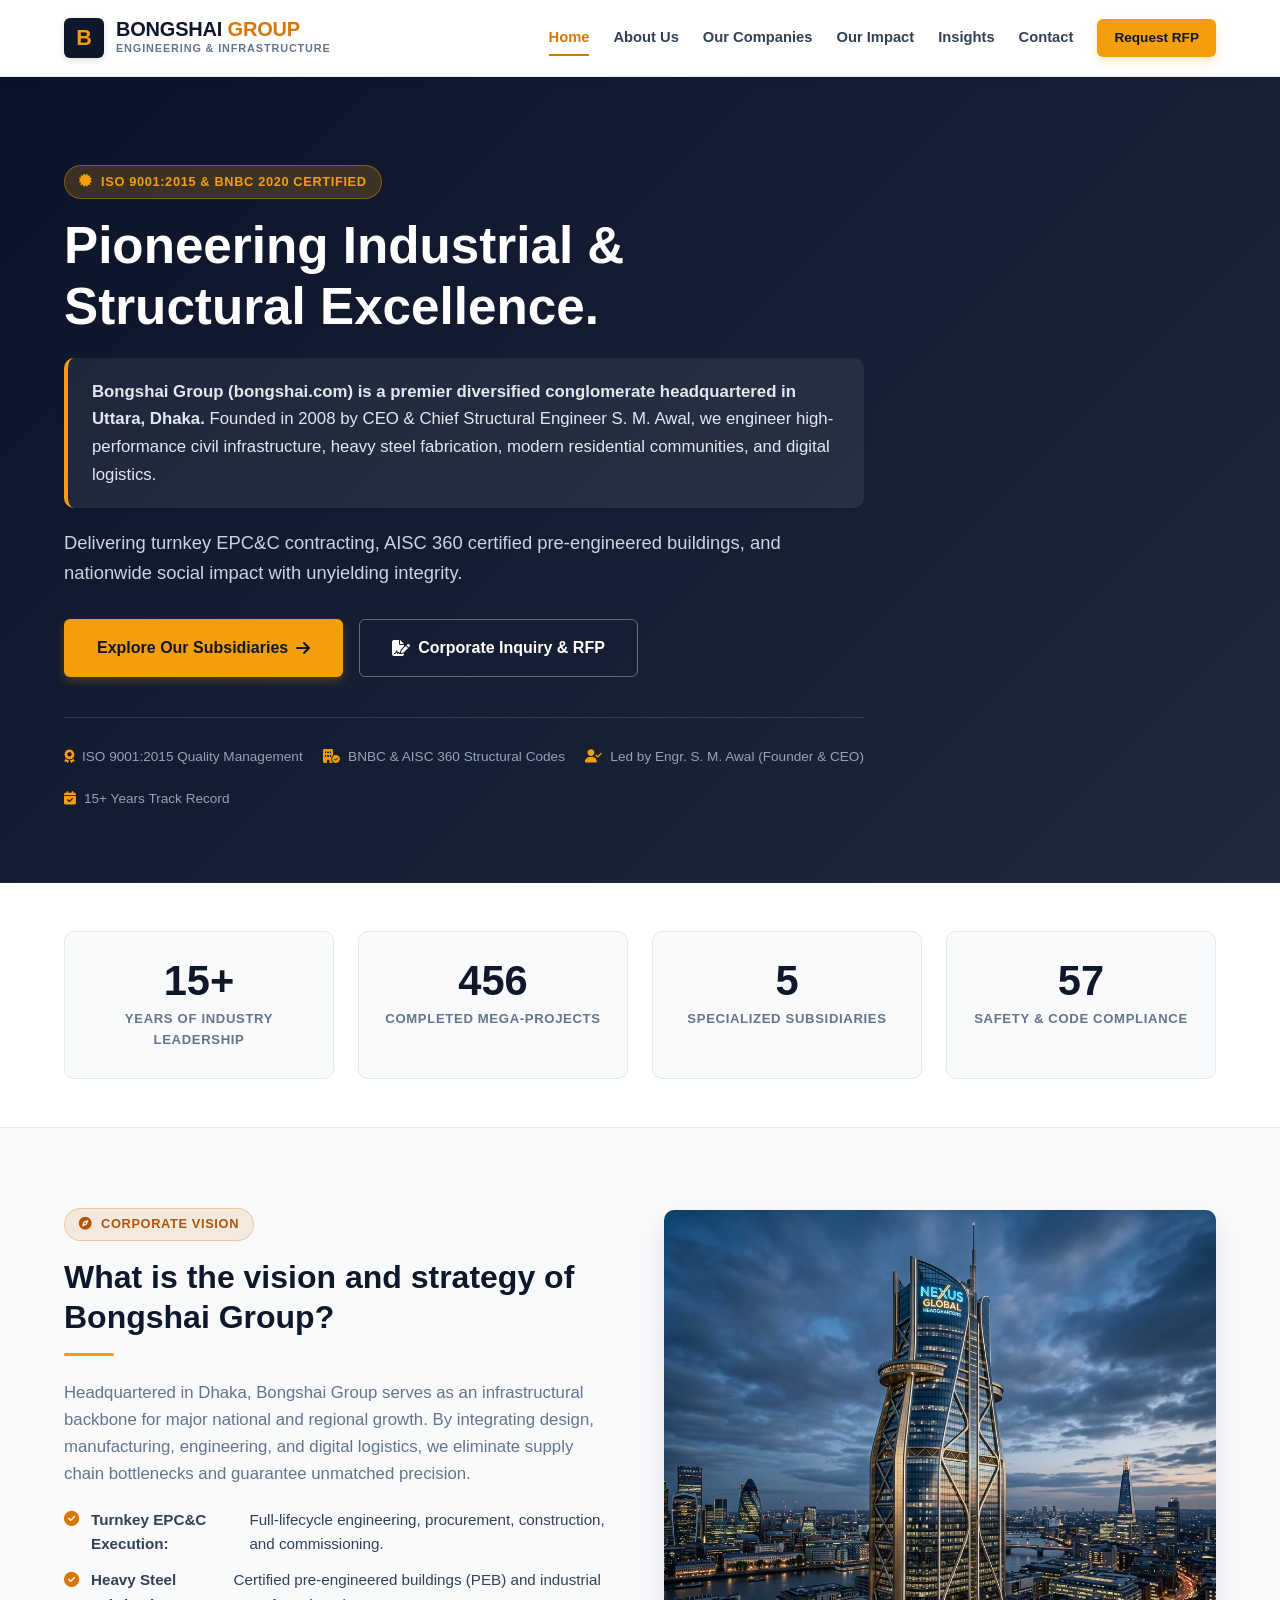
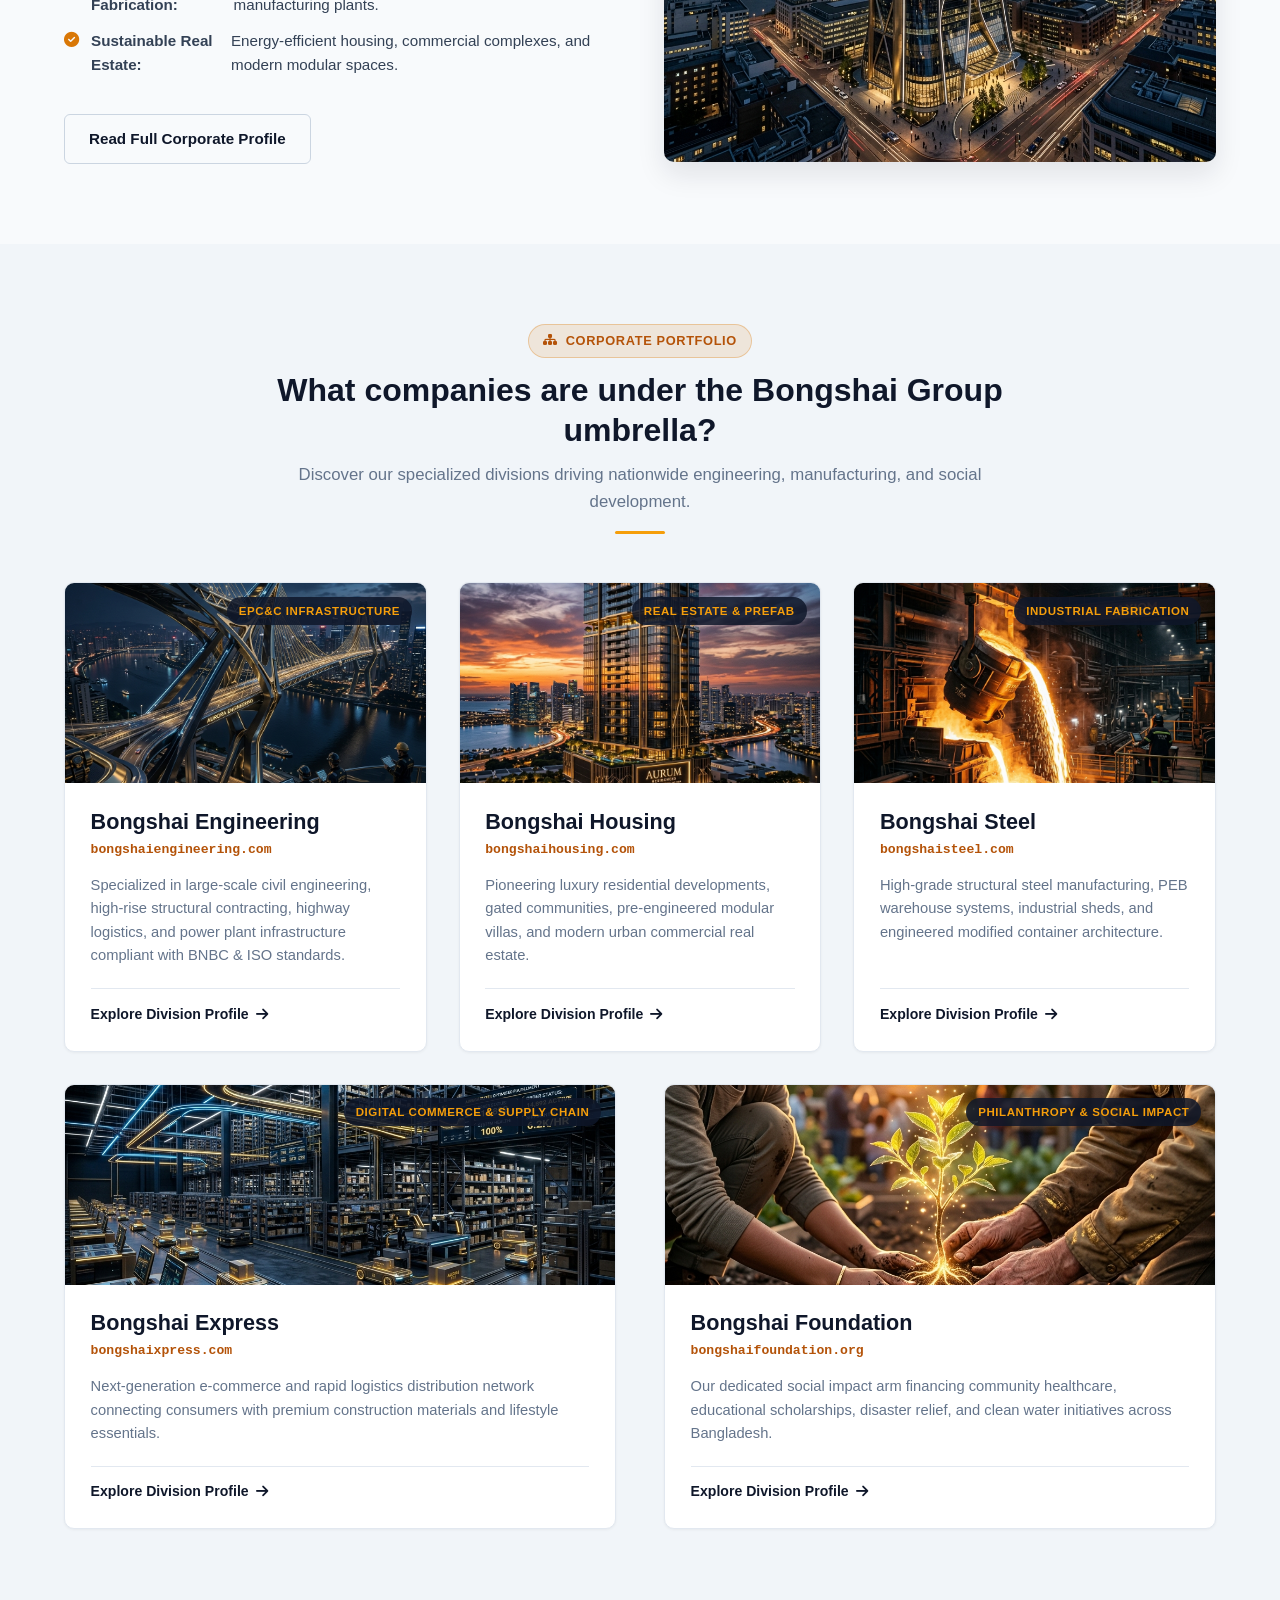
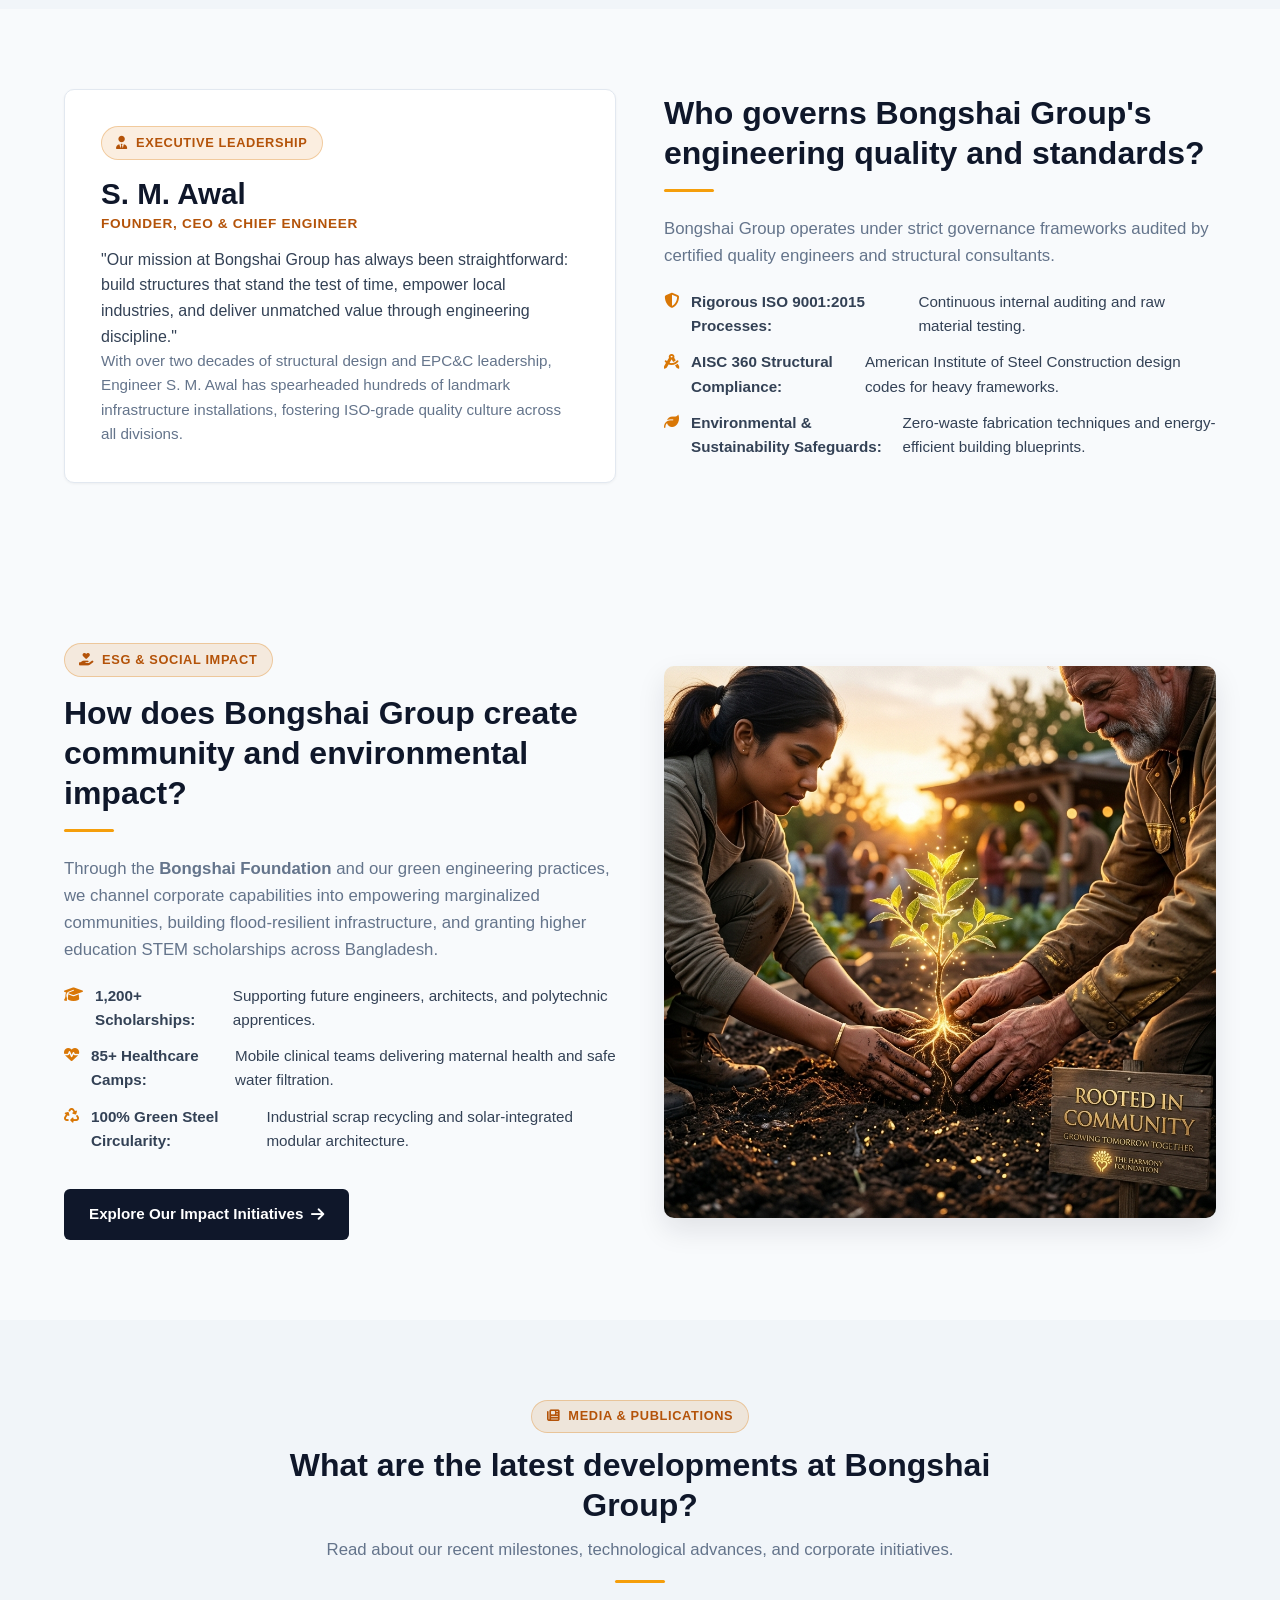
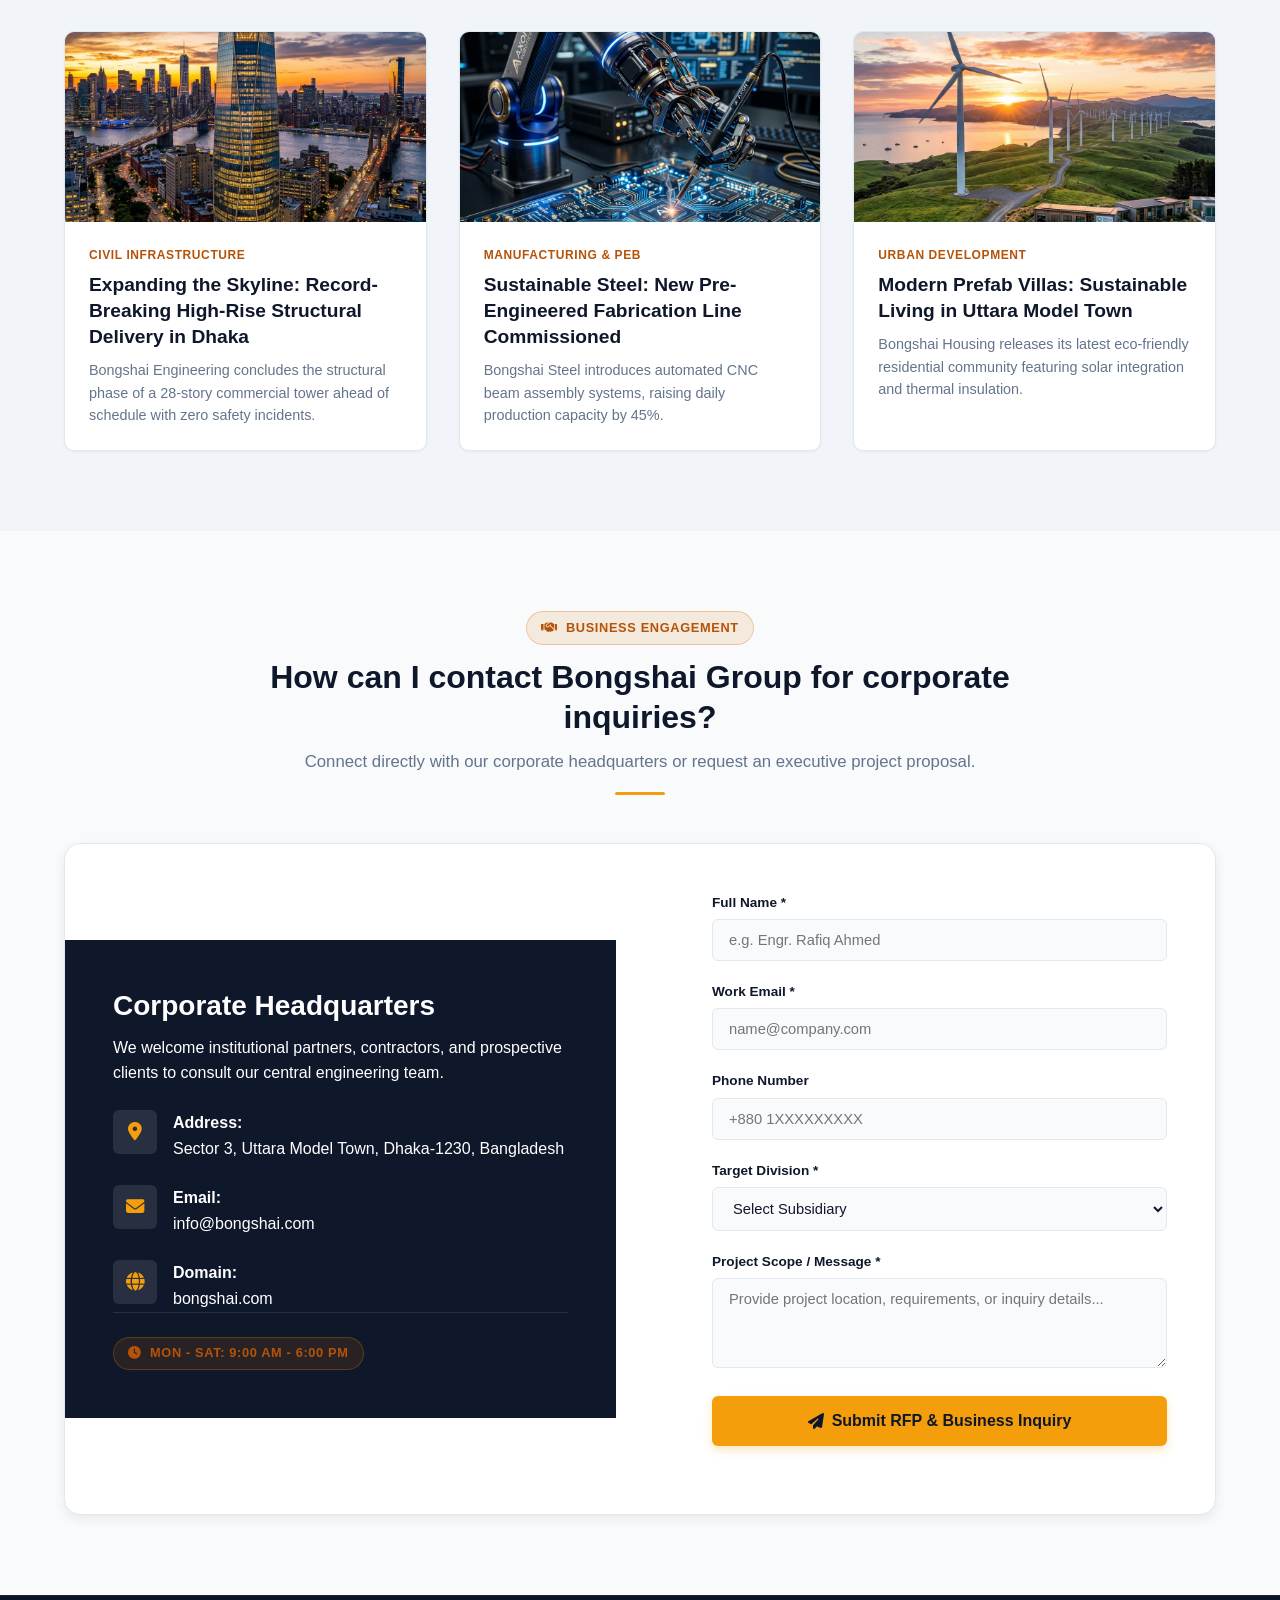
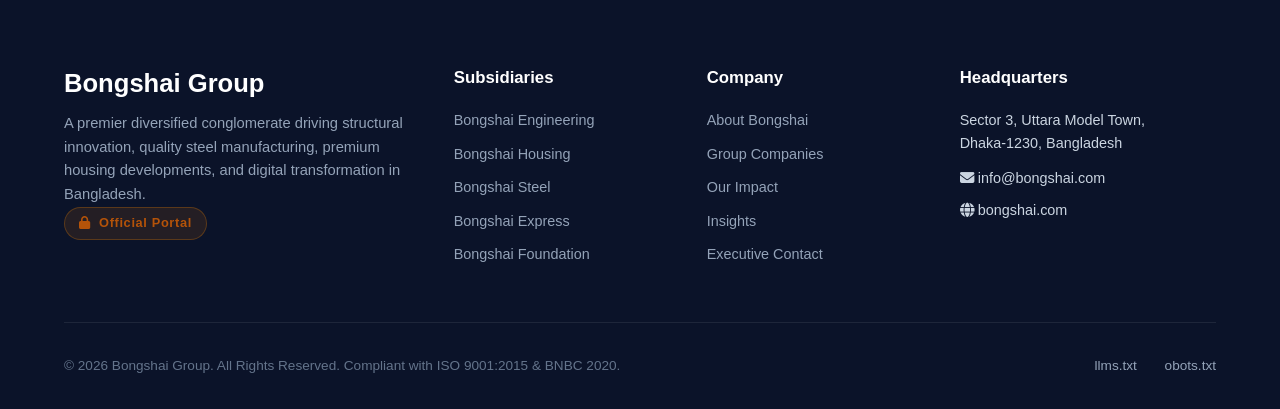
<file: index.html>
<!DOCTYPE html>
<html lang="en">
<head>
    <meta charset="UTF-8">
    <meta name="viewport" content="width=device-width, initial-scale=1.0">
    <title>Bongshai Group | Multinational Engineering, Steel & Infrastructure Conglomerate</title>
    <meta name="description" content="Bongshai Group is a premier multinational conglomerate based in Dhaka, Bangladesh, driving industrial excellence across EPC&C contracting, steel manufacturing, housing, e-commerce, and philanthropy.">
    <meta name="author" content="Bongshai Group Corporate Communications">
    <meta name="robots" content="index, follow">
    
    <!-- Design & Typography -->
    <link rel="stylesheet" href="style.css?v=2.5">
    <link rel="preconnect" href="https://fonts.googleapis.com">
    <link rel="preconnect" href="https://fonts.gstatic.com" crossorigin>
    <link href="https://fonts.googleapis.com/css2?family=Outfit:wght@400;500;600;700;800;900&family=Plus+Jakarta+Sans:wght@300;400;500;600;700;800&display=swap" rel="stylesheet">
    <link rel="stylesheet" href="https://cdnjs.cloudflare.com/ajax/libs/font-awesome/6.4.0/css/all.min.css">
    
    <!-- JSON-LD FAQ & Organization Schema -->
    <script type="application/ld+json">
    {
      "@context": "https://schema.org",
      "@graph": [
        {
          "@type": "Organization",
          "@id": "https://bongshai.com/#organization",
          "name": "Bongshai Group",
          "url": "https://bongshai.com",
          "logo": "https://bongshai.com/assets/bongshai_hq.png",
          "founder": {
            "@type": "Person",
            "name": "S. M. Awal",
            "jobTitle": "CEO & Chief Engineer"
          },
          "foundingDate": "2008",
          "address": {
            "@type": "PostalAddress",
            "addressLocality": "Uttara",
            "addressRegion": "Dhaka",
            "addressCountry": "Bangladesh"
          },
          "sameAs": [
            "https://bongshaiengineering.com",
            "https://bongshaihousing.com",
            "https://bongshaisteel.com",
            "https://bongshaixpress.com",
            "https://bongshaifoundation.org"
          ]
        },
        {
          "@type": "FAQPage",
          "@id": "https://bongshai.com/#faq",
          "mainEntity": [
            {
              "@type": "Question",
              "name": "What is Bongshai Group?",
              "acceptedAnswer": {
                "@type": "Answer",
                "text": "Bongshai Group (bongshai.com) is a leading diversified conglomerate established in 2008 by CEO and Chief Engineer S. M. Awal, operating market-leading subsidiaries in EPC&C engineering, steel fabrication, real estate development, digital logistics, and philanthropy."
              }
            },
            {
              "@type": "Question",
              "name": "What companies are under the Bongshai Group umbrella?",
              "acceptedAnswer": {
                "@type": "Answer",
                "text": "Bongshai Group operates 5 core subsidiaries: Bongshai Engineering (EPC&C infrastructure), Bongshai Housing (residential & prefab real estate), Bongshai Steel (PEB and structural manufacturing), Bongshai Express (digital commerce), and Bongshai Foundation (social welfare)."
              }
            },
            {
              "@type": "Question",
              "name": "Where is Bongshai Group headquartered?",
              "acceptedAnswer": {
                "@type": "Answer",
                "text": "Bongshai Group is headquartered in Sector 3, Uttara Model Town, Dhaka-1230, Bangladesh."
              }
            }
          ]
        }
      ]
    }
    </script>
</head>
<body>

    <!-- Header Navigation -->
    <header class="navbar" id="navbar">
        <div class="container nav-container">
            <a href="index.html" class="brand-logo" title="Bongshai Group Corporate Home">
                <div class="logo-symbol">B</div>
                <div class="logo-text-group">
                    <span class="logo-title">BONGSHAI <span class="highlight">GROUP</span></span>
                    <span class="logo-subtitle">Engineering & Infrastructure</span>
                </div>
            </a>
            <nav class="nav-links" id="navLinks">
                <a href="index.html" class="active">Home</a>
                <a href="about.html">About Us</a>
                <a href="companies.html">Our Companies</a>
                <a href="impact.html">Our Impact</a>
                <a href="insights.html">Insights</a>
                <a href="contact.html">Contact</a>
                <a href="contact.html" class="btn btn-primary btn-sm" data-mcp-action="request-consultation">Request RFP</a>
            </nav>
            <div class="mobile-menu-toggle" id="menuToggle" aria-label="Toggle navigation">
                <i class="fas fa-bars"></i>
            </div>
        </div>
    </header>

    <main>
        <!-- Hero Section -->
        <section class="hero">
            <div class="container">
                <div class="hero-content">
                    <div class="badge-pill">
                        <i class="fas fa-certificate"></i> ISO 9001:2015 & BNBC 2020 Certified
                    </div>
                    
                    <h1>Pioneering <span class="gold-gradient-text">Industrial & Structural</span> Excellence.</h1>
                    
                    <p class="aeo-answer-first">
                        <strong>Bongshai Group (bongshai.com) is a premier diversified conglomerate headquartered in Uttara, Dhaka.</strong> Founded in 2008 by CEO & Chief Structural Engineer S. M. Awal, we engineer high-performance civil infrastructure, heavy steel fabrication, modern residential communities, and digital logistics.
                    </p>

                    <p class="hero-subtitle">
                        Delivering turnkey EPC&C contracting, AISC 360 certified pre-engineered buildings, and nationwide social impact with unyielding integrity.
                    </p>
                    
                    <div class="hero-actions">
                        <a href="companies.html" class="btn btn-primary btn-large">
                            <span>Explore Our Subsidiaries</span>
                            <i class="fas fa-arrow-right"></i>
                        </a>
                        <a href="contact.html" class="btn btn-outline-white btn-large">
                            <i class="fas fa-file-signature"></i>
                            <span>Corporate Inquiry & RFP</span>
                        </a>
                    </div>

                    <div class="trust-badges-bar">
                        <div class="trust-item"><i class="fas fa-award"></i> ISO 9001:2015 Quality Management</div>
                        <div class="trust-item"><i class="fas fa-building-circle-check"></i> BNBC & AISC 360 Structural Codes</div>
                        <div class="trust-item"><i class="fas fa-user-check"></i> Led by Engr. S. M. Awal (Founder & CEO)</div>
                        <div class="trust-item"><i class="fas fa-calendar-check"></i> 15+ Years Track Record</div>
                    </div>
                </div>
            </div>
        </section>

        <!-- Metrics & Milestones Bar -->
        <section class="metrics-section">
            <div class="container">
                <div class="grid-4">
                    <div class="metric-card">
                        <div class="metric-number" data-target="15">15+</div>
                        <div class="metric-label">Years of Industry Leadership</div>
                    </div>
                    <div class="metric-card">
                        <div class="metric-number" data-target="500">500+</div>
                        <div class="metric-label">Completed Mega-Projects</div>
                    </div>
                    <div class="metric-card">
                        <div class="metric-number" data-target="5">5</div>
                        <div class="metric-label">Specialized Subsidiaries</div>
                    </div>
                    <div class="metric-card">
                        <div class="metric-number" data-target="100">100%</div>
                        <div class="metric-label">Safety & Code Compliance</div>
                    </div>
                </div>
            </div>
        </section>

        <!-- Vision & About Section -->
        <section class="section" id="vision">
            <div class="container">
                <div class="grid-2">
                    <div>
                        <div class="badge-pill" style="margin-bottom: 1rem;"><i class="fas fa-compass"></i> Corporate Vision</div>
                        <h2>What is the vision and strategy of Bongshai Group?</h2>
                        <div class="section-divider"></div>
                        <p style="margin-top: 1.5rem; color: var(--text-muted); font-size: 1.05rem;">
                            Headquartered in Dhaka, Bongshai Group serves as an infrastructural backbone for major national and regional growth. By integrating design, manufacturing, engineering, and digital logistics, we eliminate supply chain bottlenecks and guarantee unmatched precision.
                        </p>
                        <ul class="feature-list">
                            <li><i class="fas fa-check-circle"></i> <strong>Turnkey EPC&C Execution:</strong> Full-lifecycle engineering, procurement, construction, and commissioning.</li>
                            <li><i class="fas fa-check-circle"></i> <strong>Heavy Steel Fabrication:</strong> Certified pre-engineered buildings (PEB) and industrial manufacturing plants.</li>
                            <li><i class="fas fa-check-circle"></i> <strong>Sustainable Real Estate:</strong> Energy-efficient housing, commercial complexes, and modern modular spaces.</li>
                        </ul>
                        <a href="about.html" class="btn btn-outline" style="margin-top: 1rem;">Read Full Corporate Profile</a>
                    </div>
                    <div>
                        <div style="border-radius: var(--radius-md); overflow: hidden; border: 1px solid var(--border-light); box-shadow: var(--shadow-lg);">
                            <img src="assets/bongshai_hq.png" alt="Bongshai Group Global Headquarters" style="width: 100%; height: auto;">
                        </div>
                    </div>
                </div>
            </div>
        </section>

        <!-- Subsidiaries Matrix -->
        <section class="section bg-alt" id="subsidiaries">
            <div class="container">
                <div class="section-header text-center">
                    <div class="badge-pill" style="margin-bottom: 0.75rem;"><i class="fas fa-sitemap"></i> Corporate Portfolio</div>
                    <h2>What companies are under the Bongshai Group umbrella?</h2>
                    <p>Discover our specialized divisions driving nationwide engineering, manufacturing, and social development.</p>
                    <div class="section-divider center"></div>
                </div>

                <div class="grid-3" style="margin-bottom: 2rem;">
                    <!-- 1. Bongshai Engineering -->
                    <a href="engineering.html" class="subsidiary-card" data-mcp-action="view-subsidiary-engineering">
                        <div class="subsidiary-img-wrap">
                            <img src="assets/bongshai_engineering.png" alt="Bongshai Engineering EPC&C">
                            <span class="subsidiary-badge">EPC&C Infrastructure</span>
                        </div>
                        <div class="subsidiary-content">
                            <h3>Bongshai Engineering</h3>
                            <span class="subsidiary-domain">bongshaiengineering.com</span>
                            <p class="subsidiary-desc">Specialized in large-scale civil engineering, high-rise structural contracting, highway logistics, and power plant infrastructure compliant with BNBC & ISO standards.</p>
                            <span class="subsidiary-link">
                                <span>Explore Division Profile</span>
                                <i class="fas fa-arrow-right"></i>
                            </span>
                        </div>
                    </a>

                    <!-- 2. Bongshai Housing -->
                    <a href="housing.html" class="subsidiary-card" data-mcp-action="view-subsidiary-housing">
                        <div class="subsidiary-img-wrap">
                            <img src="assets/bongshai_housing.png" alt="Bongshai Housing Real Estate">
                            <span class="subsidiary-badge">Real Estate & Prefab</span>
                        </div>
                        <div class="subsidiary-content">
                            <h3>Bongshai Housing</h3>
                            <span class="subsidiary-domain">bongshaihousing.com</span>
                            <p class="subsidiary-desc">Pioneering luxury residential developments, gated communities, pre-engineered modular villas, and modern urban commercial real estate.</p>
                            <span class="subsidiary-link">
                                <span>Explore Division Profile</span>
                                <i class="fas fa-arrow-right"></i>
                            </span>
                        </div>
                    </a>

                    <!-- 3. Bongshai Steel -->
                    <a href="steel.html" class="subsidiary-card" data-mcp-action="view-subsidiary-steel">
                        <div class="subsidiary-img-wrap">
                            <img src="assets/bongshai_steel.png" alt="Bongshai Steel Manufacturing">
                            <span class="subsidiary-badge">Industrial Fabrication</span>
                        </div>
                        <div class="subsidiary-content">
                            <h3>Bongshai Steel</h3>
                            <span class="subsidiary-domain">bongshaisteel.com</span>
                            <p class="subsidiary-desc">High-grade structural steel manufacturing, PEB warehouse systems, industrial sheds, and engineered modified container architecture.</p>
                            <span class="subsidiary-link">
                                <span>Explore Division Profile</span>
                                <i class="fas fa-arrow-right"></i>
                            </span>
                        </div>
                    </a>
                </div>

                <div class="grid-2">
                    <!-- 4. Bongshai Express -->
                    <a href="express.html" class="subsidiary-card" data-mcp-action="view-subsidiary-express">
                        <div class="subsidiary-img-wrap">
                            <img src="assets/bongshai_express.png" alt="Bongshai Express Digital Commerce">
                            <span class="subsidiary-badge">Digital Commerce & Supply Chain</span>
                        </div>
                        <div class="subsidiary-content">
                            <h3>Bongshai Express</h3>
                            <span class="subsidiary-domain">bongshaixpress.com</span>
                            <p class="subsidiary-desc">Next-generation e-commerce and rapid logistics distribution network connecting consumers with premium construction materials and lifestyle essentials.</p>
                            <span class="subsidiary-link">
                                <span>Explore Division Profile</span>
                                <i class="fas fa-arrow-right"></i>
                            </span>
                        </div>
                    </a>

                    <!-- 5. Bongshai Foundation -->
                    <a href="foundation.html" class="subsidiary-card" data-mcp-action="view-subsidiary-foundation">
                        <div class="subsidiary-img-wrap">
                            <img src="assets/bongshai_foundation.png" alt="Bongshai Foundation Philanthropy">
                            <span class="subsidiary-badge">Philanthropy & Social Impact</span>
                        </div>
                        <div class="subsidiary-content">
                            <h3>Bongshai Foundation</h3>
                            <span class="subsidiary-domain">bongshaifoundation.org</span>
                            <p class="subsidiary-desc">Our dedicated social impact arm financing community healthcare, educational scholarships, disaster relief, and clean water initiatives across Bangladesh.</p>
                            <span class="subsidiary-link">
                                <span>Explore Division Profile</span>
                                <i class="fas fa-arrow-right"></i>
                            </span>
                        </div>
                    </a>
                </div>
            </div>
        </section>

        <!-- Executive Leadership -->
        <section class="section" id="leadership">
            <div class="container">
                <div class="grid-2">
                    <div>
                        <div class="leadership-card">
                            <div class="badge-pill"><i class="fas fa-user-tie"></i> Executive Leadership</div>
                            <h3 style="font-size: 1.85rem; margin-top: 1rem;">S. M. Awal</h3>
                            <p class="leadership-role">Founder, CEO & Chief Engineer</p>
                            <p class="leadership-quote">
                                "Our mission at Bongshai Group has always been straightforward: build structures that stand the test of time, empower local industries, and deliver unmatched value through engineering discipline."
                            </p>
                            <p style="color: var(--text-muted); font-size: 0.95rem;">
                                With over two decades of structural design and EPC&C leadership, Engineer S. M. Awal has spearheaded hundreds of landmark infrastructure installations, fostering ISO-grade quality culture across all divisions.
                            </p>
                        </div>
                    </div>
                    <div>
                        <h2>Who governs Bongshai Group's engineering quality and standards?</h2>
                        <div class="section-divider"></div>
                        <p style="margin-top: 1.5rem; color: var(--text-muted); font-size: 1.05rem;">
                            Bongshai Group operates under strict governance frameworks audited by certified quality engineers and structural consultants.
                        </p>
                        <ul class="feature-list">
                            <li><i class="fas fa-shield-halved"></i> <strong>Rigorous ISO 9001:2015 Processes:</strong> Continuous internal auditing and raw material testing.</li>
                            <li><i class="fas fa-drafting-compass"></i> <strong>AISC 360 Structural Compliance:</strong> American Institute of Steel Construction design codes for heavy frameworks.</li>
                            <li><i class="fas fa-leaf"></i> <strong>Environmental & Sustainability Safeguards:</strong> Zero-waste fabrication techniques and energy-efficient building blueprints.</li>
                        </ul>
                    </div>
                </div>
            </div>
        </section>

        <!-- Our Impact Spotlight Section -->
        <section class="section" id="impact" style="border-top: 1px solid var(--border-light);">
            <div class="container">
                <div class="grid-2">
                    <div>
                        <div class="badge-pill" style="margin-bottom: 1rem;"><i class="fas fa-hand-holding-heart"></i> ESG & Social Impact</div>
                        <h2>How does Bongshai Group create community and environmental impact?</h2>
                        <div class="section-divider"></div>
                        <p style="margin-top: 1.5rem; color: var(--text-muted); font-size: 1.05rem;">
                            Through the <strong>Bongshai Foundation</strong> and our green engineering practices, we channel corporate capabilities into empowering marginalized communities, building flood-resilient infrastructure, and granting higher education STEM scholarships across Bangladesh.
                        </p>
                        <ul class="feature-list">
                            <li><i class="fas fa-graduation-cap"></i> <strong>1,200+ Scholarships:</strong> Supporting future engineers, architects, and polytechnic apprentices.</li>
                            <li><i class="fas fa-heart-pulse"></i> <strong>85+ Healthcare Camps:</strong> Mobile clinical teams delivering maternal health and safe water filtration.</li>
                            <li><i class="fas fa-recycle"></i> <strong>100% Green Steel Circularity:</strong> Industrial scrap recycling and solar-integrated modular architecture.</li>
                        </ul>
                        <a href="impact.html" class="btn btn-secondary" style="margin-top: 1rem;">
                            <span>Explore Our Impact Initiatives</span>
                            <i class="fas fa-arrow-right"></i>
                        </a>
                    </div>
                    <div>
                        <div style="border-radius: var(--radius-md); overflow: hidden; border: 1px solid var(--border-light); box-shadow: var(--shadow-lg);">
                            <img src="assets/bongshai_foundation.png" alt="Bongshai Foundation Social Impact" style="width: 100%; height: auto;">
                        </div>
                    </div>
                </div>
            </div>
        </section>

        <!-- Press & Insights -->
        <section class="section bg-alt" id="news">
            <div class="container">
                <div class="section-header text-center">
                    <div class="badge-pill" style="margin-bottom: 0.75rem;"><i class="fas fa-newspaper"></i> Media & Publications</div>
                    <h2>What are the latest developments at Bongshai Group?</h2>
                    <p>Read about our recent milestones, technological advances, and corporate initiatives.</p>
                    <div class="section-divider center"></div>
                </div>

                <div class="grid-3">
                    <a href="https://bongshaiengineering.com" target="_blank" rel="noopener noreferrer" class="news-card">
                        <img src="assets/news_1.png" alt="Bongshai Engineering Landmark High-Rise" class="news-img">
                        <div class="news-body">
                            <span class="news-meta">Civil Infrastructure</span>
                            <h3>Expanding the Skyline: Record-Breaking High-Rise Structural Delivery in Dhaka</h3>
                            <p>Bongshai Engineering concludes the structural phase of a 28-story commercial tower ahead of schedule with zero safety incidents.</p>
                        </div>
                    </a>

                    <a href="https://bongshaisteel.com" target="_blank" rel="noopener noreferrer" class="news-card">
                        <img src="assets/news_2.png" alt="Bongshai Steel Manufacturing" class="news-img">
                        <div class="news-body">
                            <span class="news-meta">Manufacturing & PEB</span>
                            <h3>Sustainable Steel: New Pre-Engineered Fabrication Line Commissioned</h3>
                            <p>Bongshai Steel introduces automated CNC beam assembly systems, raising daily production capacity by 45%.</p>
                        </div>
                    </a>

                    <a href="https://bongshaihousing.com" target="_blank" rel="noopener noreferrer" class="news-card">
                        <img src="assets/news_3.png" alt="Bongshai Housing Projects" class="news-img">
                        <div class="news-body">
                            <span class="news-meta">Urban Development</span>
                            <h3>Modern Prefab Villas: Sustainable Living in Uttara Model Town</h3>
                            <p>Bongshai Housing releases its latest eco-friendly residential community featuring solar integration and thermal insulation.</p>
                        </div>
                    </a>
                </div>
            </div>
        </section>

        <!-- Contact & RFP Section -->
        <section class="section" id="contact">
            <div class="container">
                <div class="section-header text-center">
                    <div class="badge-pill" style="margin-bottom: 0.75rem;"><i class="fas fa-handshake"></i> Business Engagement</div>
                    <h2>How can I contact Bongshai Group for corporate inquiries?</h2>
                    <p>Connect directly with our corporate headquarters or request an executive project proposal.</p>
                    <div class="section-divider center"></div>
                </div>

                <div class="contact-container grid-2">
                    <div class="contact-info-col">
                        <div>
                            <h3>Corporate Headquarters</h3>
                            <p>We welcome institutional partners, contractors, and prospective clients to consult our central engineering team.</p>
                            
                            <div class="contact-item">
                                <div class="contact-icon"><i class="fas fa-location-dot"></i></div>
                                <div>
                                    <strong style="color: #fff;">Address:</strong>
                                    <p style="margin: 0; color: var(--text-light);">Sector 3, Uttara Model Town, Dhaka-1230, Bangladesh</p>
                                </div>
                            </div>

                            <div class="contact-item">
                                <div class="contact-icon"><i class="fas fa-envelope"></i></div>
                                <div>
                                    <strong style="color: #fff;">Email:</strong>
                                    <p style="margin: 0; color: var(--text-light);">info@bongshai.com</p>
                                </div>
                            </div>

                            <div class="contact-item">
                                <div class="contact-icon"><i class="fas fa-globe"></i></div>
                                <div>
                                    <strong style="color: #fff;">Domain:</strong>
                                    <p style="margin: 0; color: var(--text-light);">bongshai.com</p>
                                </div>
                            </div>
                        </div>

                        <div style="padding-top: 1.5rem; border-top: 1px solid rgba(255, 255, 255, 0.1);">
                            <span class="badge-pill dark"><i class="fas fa-clock"></i> Mon - Sat: 9:00 AM - 6:00 PM</span>
                        </div>
                    </div>

                    <div class="contact-form-col">
                        <form class="contact-form" id="contactForm" data-mcp-action="submit-corporate-rfp">
                            <div class="form-grid">
                                <div class="form-group">
                                    <label class="form-label" for="fullName">Full Name *</label>
                                    <input type="text" id="fullName" class="form-control" placeholder="e.g. Engr. Rafiq Ahmed" required data-mcp-param="sender_name">
                                </div>
                                <div class="form-group">
                                    <label class="form-label" for="email">Work Email *</label>
                                    <input type="email" id="email" class="form-control" placeholder="name@company.com" required data-mcp-param="sender_email">
                                </div>
                                <div class="form-group">
                                    <label class="form-label" for="phone">Phone Number</label>
                                    <input type="tel" id="phone" class="form-control" placeholder="+880 1XXXXXXXXX" data-mcp-param="sender_phone">
                                </div>
                                <div class="form-group">
                                    <label class="form-label" for="division">Target Division *</label>
                                    <select id="division" class="form-control" required data-mcp-param="target_division">
                                        <option value="">Select Subsidiary</option>
                                        <option value="Bongshai Engineering">Bongshai Engineering (EPC&C)</option>
                                        <option value="Bongshai Steel">Bongshai Steel (PEB / Structural)</option>
                                        <option value="Bongshai Housing">Bongshai Housing (Real Estate)</option>
                                        <option value="Bongshai Express">Bongshai Express (E-Commerce)</option>
                                        <option value="Bongshai Foundation">Bongshai Foundation (CSR)</option>
                                        <option value="General Corporate">General Corporate Headquarters</option>
                                    </select>
                                </div>
                                <div class="form-group full-width">
                                    <label class="form-label" for="message">Project Scope / Message *</label>
                                    <textarea id="message" rows="4" class="form-control" placeholder="Provide project location, requirements, or inquiry details..." required data-mcp-param="message_content"></textarea>
                                </div>
                                <div class="form-group full-width">
                                    <button type="submit" class="btn btn-primary btn-large" style="width: 100%;">
                                        <i class="fas fa-paper-plane"></i>
                                        <span>Submit RFP & Business Inquiry</span>
                                    </button>
                                </div>
                            </div>
                        </form>
                    </div>
                </div>
            </div>
        </section>
    </main>

    <!-- Corporate Footer -->
    <footer class="footer">
        <div class="container">
            <div class="footer-grid">
                <div class="footer-brand">
                    <h2>Bongshai <span class="highlight">Group</span></h2>
                    <p>A premier diversified conglomerate driving structural innovation, quality steel manufacturing, premium housing developments, and digital transformation in Bangladesh.</p>
                    <div style="display: flex; gap: 0.75rem;">
                        <a href="https://bongshai.com" class="badge-pill dark" style="text-transform: none;"><i class="fas fa-lock"></i> Official Portal</a>
                    </div>
                </div>

                <div>
                    <h4>Subsidiaries</h4>
                    <div class="footer-links">
                        <a href="engineering.html">Bongshai Engineering</a>
                        <a href="housing.html">Bongshai Housing</a>
                        <a href="steel.html">Bongshai Steel</a>
                        <a href="express.html">Bongshai Express</a>
                        <a href="foundation.html">Bongshai Foundation</a>
                    </div>
                </div>

                <div>
                    <h4>Company</h4>
                    <div class="footer-links">
                        <a href="about.html">About Bongshai</a>
                        <a href="companies.html">Group Companies</a>
                        <a href="impact.html">Our Impact</a>
                        <a href="insights.html">Insights</a>
                        <a href="contact.html">Executive Contact</a>
                    </div>
                </div>

                <div>
                    <h4>Headquarters</h4>
                    <p style="font-size: 0.9rem; color: var(--text-light); margin-bottom: 0.75rem;">
                        Sector 3, Uttara Model Town,<br>Dhaka-1230, Bangladesh
                    </p>
                    <p style="font-size: 0.9rem; color: var(--text-light); margin-bottom: 0.5rem;">
                        <i class="fas fa-envelope highlight"></i> info@bongshai.com
                    </p>
                    <p style="font-size: 0.9rem; color: var(--text-light);">
                        <i class="fas fa-globe highlight"></i> bongshai.com
                    </p>
                </div>
            </div>

            <div class="footer-bottom">
                <p>&copy; 2026 Bongshai Group. All Rights Reserved. Compliant with ISO 9001:2015 & BNBC 2020.</p>
                <div>
                    <a href="llms.txt" style="margin-right: 1.5rem;">llms.txt</a>
                    <a href="obots.txt">obots.txt</a>
                </div>
            </div>
        </div>
    </footer>

    <!-- Interactive Scripts -->
    <script src="script.js?v=2.5"></script>
</body>
</html>
</file>
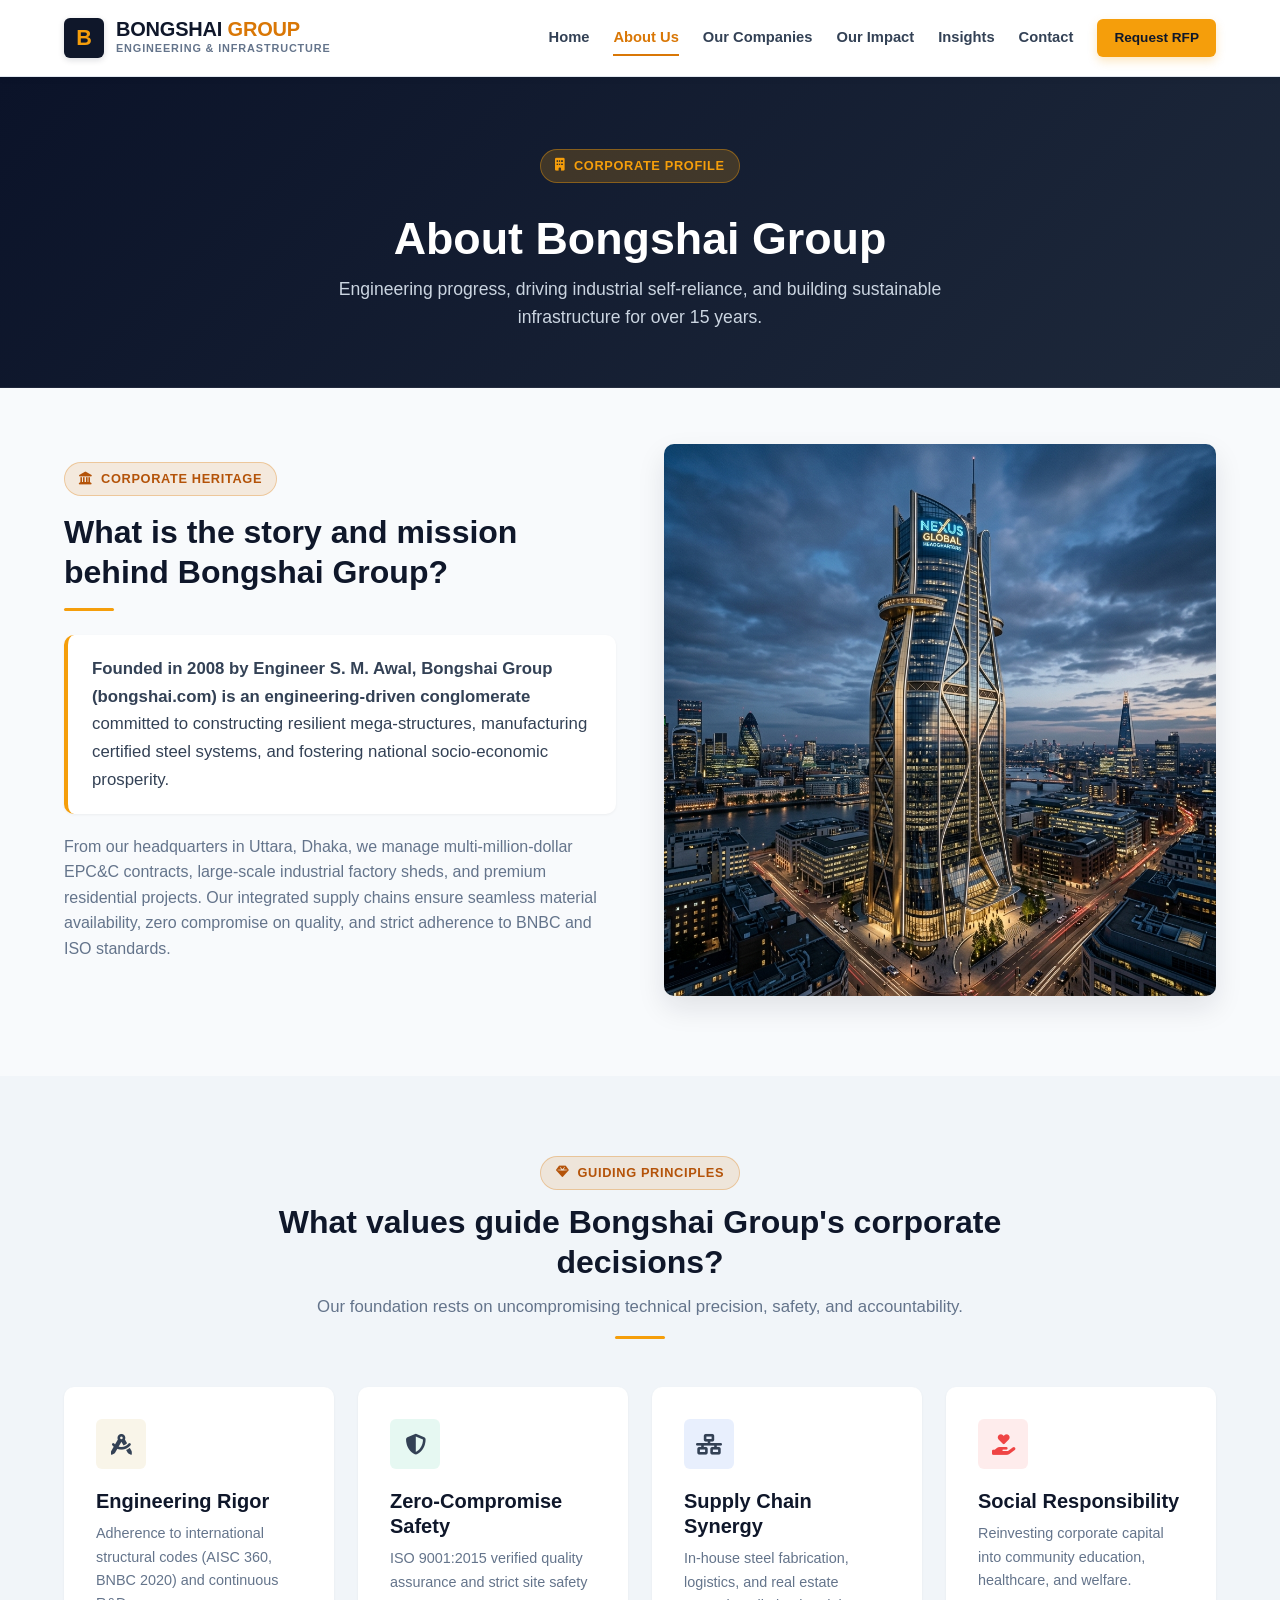
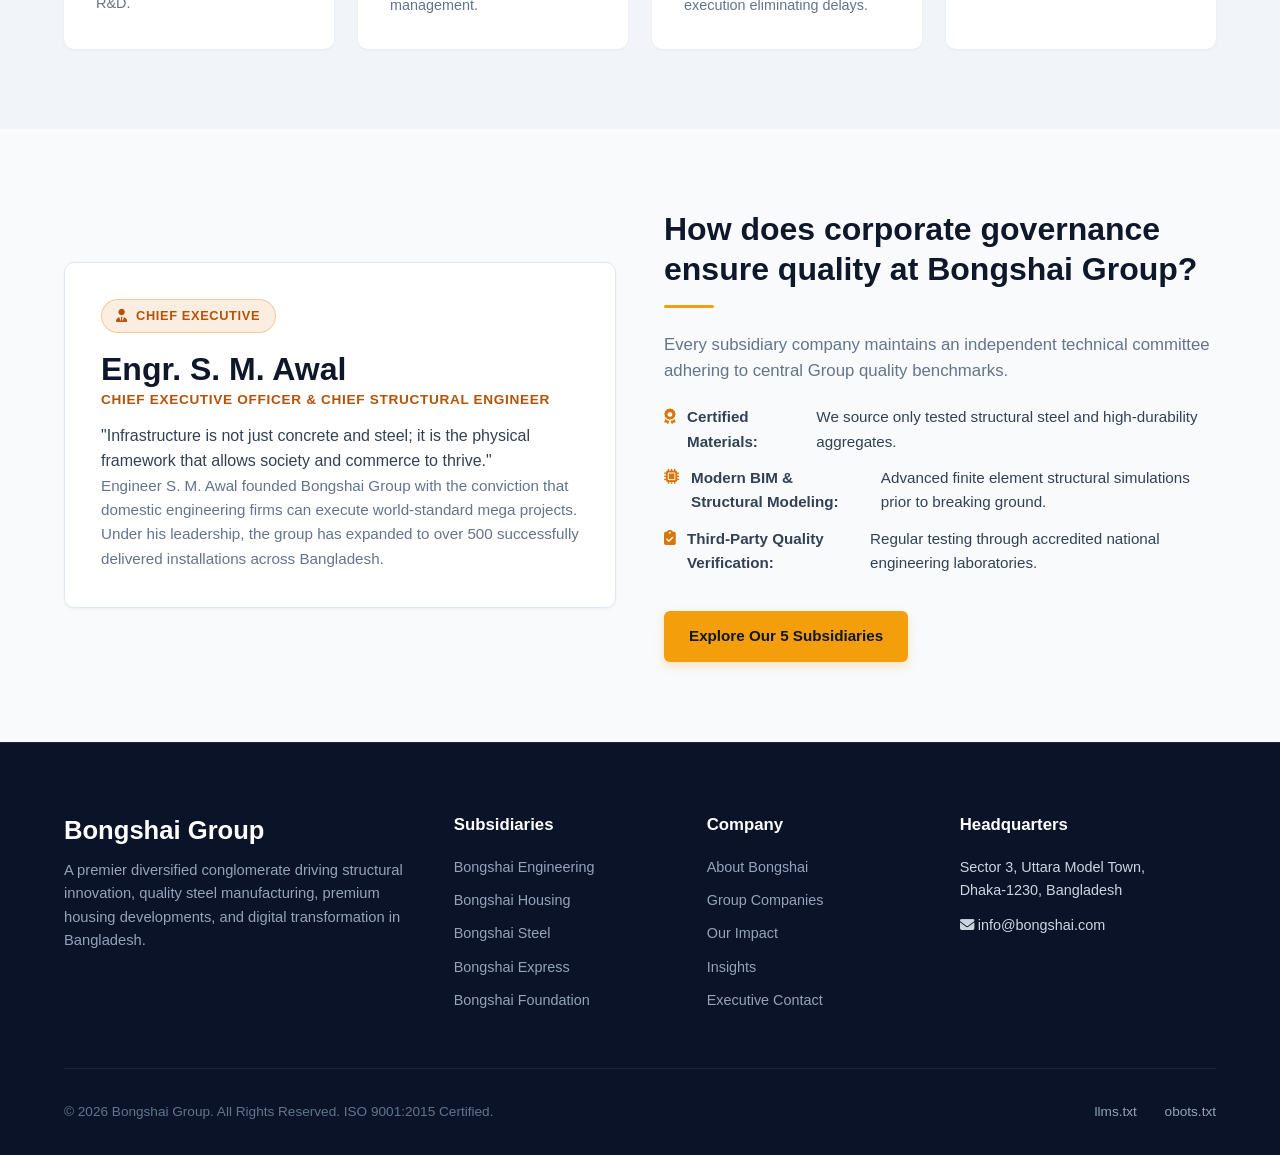
<file: about.html>
<!DOCTYPE html>
<html lang="en">
<head>
    <meta charset="UTF-8">
    <meta name="viewport" content="width=device-width, initial-scale=1.0">
    <title>About Us | Bongshai Group Corporate Heritage & Leadership</title>
    <meta name="description" content="Learn about Bongshai Group's history, corporate leadership, core values, and engineering standards. Founded in 2008 in Dhaka by CEO & Chief Engineer S. M. Awal.">
    <meta name="author" content="Bongshai Group Corporate Communications">
    <meta name="robots" content="index, follow">
    
    <link rel="stylesheet" href="style.css?v=2.5">
    <link rel="preconnect" href="https://fonts.googleapis.com">
    <link rel="preconnect" href="https://fonts.gstatic.com" crossorigin>
    <link href="https://fonts.googleapis.com/css2?family=Outfit:wght@400;500;600;700;800;900&family=Plus+Jakarta+Sans:wght@300;400;500;600;700;800&display=swap" rel="stylesheet">
    <link rel="stylesheet" href="https://cdnjs.cloudflare.com/ajax/libs/font-awesome/6.4.0/css/all.min.css">
    
    <!-- FAQ Schema -->
    <script type="application/ld+json">
    {
      "@context": "https://schema.org",
      "@type": "FAQPage",
      "mainEntity": [
        {
          "@type": "Question",
          "name": "What is the background and history of Bongshai Group?",
          "acceptedAnswer": {
            "@type": "Answer",
            "text": "Bongshai Group was founded in 2008 in Dhaka, Bangladesh, by CEO and Chief Engineer S. M. Awal. It has expanded from an engineering firm into a premier conglomerate spanning EPC&C contracting, steel fabrication, real estate, e-commerce, and community philanthropy."
          }
        },
        {
          "@type": "Question",
          "name": "What are the core values of Bongshai Group?",
          "acceptedAnswer": {
            "@type": "Answer",
            "text": "Bongshai Group operates upon four core pillars: Engineering Integrity, Industrial Innovation, Environmental & Structural Safety, and Sustainable Socio-Economic Development."
          }
        }
      ]
    }
    </script>
</head>
<body>

    <!-- Header Navigation -->
    <header class="navbar" id="navbar">
        <div class="container nav-container">
            <a href="index.html" class="brand-logo" title="Bongshai Group Corporate Home">
                <div class="logo-symbol">B</div>
                <div class="logo-text-group">
                    <span class="logo-title">BONGSHAI <span class="highlight">GROUP</span></span>
                    <span class="logo-subtitle">Engineering & Infrastructure</span>
                </div>
            </a>
            <nav class="nav-links" id="navLinks">
                <a href="index.html">Home</a>
                <a href="about.html" class="active">About Us</a>
                <a href="companies.html">Our Companies</a>
                <a href="impact.html">Our Impact</a>
                <a href="insights.html">Insights</a>
                <a href="contact.html">Contact</a>
                <a href="contact.html" class="btn btn-primary btn-sm" data-mcp-action="request-consultation">Request RFP</a>
            </nav>
            <div class="mobile-menu-toggle" id="menuToggle" aria-label="Toggle navigation">
                <i class="fas fa-bars"></i>
            </div>
        </div>
    </header>

    <main>
        <!-- Page Header -->
        <section class="page-header">
            <div class="container">
                <div class="badge-pill" style="margin-bottom: 1rem;"><i class="fas fa-building"></i> Corporate Profile</div>
                <h1>About Bongshai Group</h1>
                <p>Engineering progress, driving industrial self-reliance, and building sustainable infrastructure for over 15 years.</p>
            </div>
        </section>

        <!-- AEO Answer-First Section -->
        <section class="section" style="padding-top: 3.5rem;">
            <div class="container">
                <div class="grid-2">
                    <div>
                        <div class="badge-pill" style="margin-bottom: 1rem;"><i class="fas fa-landmark"></i> Corporate Heritage</div>
                        <h2>What is the story and mission behind Bongshai Group?</h2>
                        <div class="section-divider"></div>
                        
                        <p class="aeo-answer-first" style="margin-top: 1.5rem;">
                            <strong>Founded in 2008 by Engineer S. M. Awal, Bongshai Group (bongshai.com) is an engineering-driven conglomerate</strong> committed to constructing resilient mega-structures, manufacturing certified steel systems, and fostering national socio-economic prosperity.
                        </p>
                        
                        <p style="color: var(--text-muted); margin-bottom: 1rem;">
                            From our headquarters in Uttara, Dhaka, we manage multi-million-dollar EPC&C contracts, large-scale industrial factory sheds, and premium residential projects. Our integrated supply chains ensure seamless material availability, zero compromise on quality, and strict adherence to BNBC and ISO standards.
                        </p>
                    </div>
                    <div>
                        <div style="border-radius: var(--radius-md); overflow: hidden; border: 1px solid var(--border-light); box-shadow: var(--shadow-lg);">
                            <img src="assets/bongshai_hq.png" alt="Bongshai Group Global Headquarters" style="width: 100%; height: auto;">
                        </div>
                    </div>
                </div>
            </div>
        </section>

        <!-- Core Corporate Pillars -->
        <section class="section bg-alt">
            <div class="container">
                <div class="section-header text-center">
                    <div class="badge-pill" style="margin-bottom: 0.75rem;"><i class="fas fa-gem"></i> Guiding Principles</div>
                    <h2>What values guide Bongshai Group's corporate decisions?</h2>
                    <p>Our foundation rests on uncompromising technical precision, safety, and accountability.</p>
                    <div class="section-divider center"></div>
                </div>

                <div class="grid-4">
                    <div style="background: var(--bg-card); padding: 2rem; border-radius: var(--radius-md); border: 1px solid var(--border-light); box-shadow: var(--shadow-sm);">
                        <div style="width: 50px; height: 50px; background: rgba(197, 155, 39, 0.1); border-radius: var(--radius-sm); display: flex; align-items: center; justify-content: center; color: var(--secondary-dark); font-size: 1.3rem; margin-bottom: 1.25rem;">
                            <i class="fas fa-drafting-compass"></i>
                        </div>
                        <h3 style="font-size: 1.25rem; margin-bottom: 0.5rem;">Engineering Rigor</h3>
                        <p style="color: var(--text-muted); font-size: 0.9rem;">Adherence to international structural codes (AISC 360, BNBC 2020) and continuous R&D.</p>
                    </div>

                    <div style="background: var(--bg-card); padding: 2rem; border-radius: var(--radius-md); border: 1px solid var(--border-light); box-shadow: var(--shadow-sm);">
                        <div style="width: 50px; height: 50px; background: rgba(16, 185, 129, 0.1); border-radius: var(--radius-sm); display: flex; align-items: center; justify-content: center; color: var(--accent); font-size: 1.3rem; margin-bottom: 1.25rem;">
                            <i class="fas fa-shield-halved"></i>
                        </div>
                        <h3 style="font-size: 1.25rem; margin-bottom: 0.5rem;">Zero-Compromise Safety</h3>
                        <p style="color: var(--text-muted); font-size: 0.9rem;">ISO 9001:2015 verified quality assurance and strict site safety management.</p>
                    </div>

                    <div style="background: var(--bg-card); padding: 2rem; border-radius: var(--radius-md); border: 1px solid var(--border-light); box-shadow: var(--shadow-sm);">
                        <div style="width: 50px; height: 50px; background: rgba(37, 99, 235, 0.1); border-radius: var(--radius-sm); display: flex; align-items: center; justify-content: center; color: var(--accent-blue); font-size: 1.3rem; margin-bottom: 1.25rem;">
                            <i class="fas fa-network-wired"></i>
                        </div>
                        <h3 style="font-size: 1.25rem; margin-bottom: 0.5rem;">Supply Chain Synergy</h3>
                        <p style="color: var(--text-muted); font-size: 0.9rem;">In-house steel fabrication, logistics, and real estate execution eliminating delays.</p>
                    </div>

                    <div style="background: var(--bg-card); padding: 2rem; border-radius: var(--radius-md); border: 1px solid var(--border-light); box-shadow: var(--shadow-sm);">
                        <div style="width: 50px; height: 50px; background: rgba(239, 68, 68, 0.1); border-radius: var(--radius-sm); display: flex; align-items: center; justify-content: center; color: #ef4444; font-size: 1.3rem; margin-bottom: 1.25rem;">
                            <i class="fas fa-hand-holding-heart"></i>
                        </div>
                        <h3 style="font-size: 1.25rem; margin-bottom: 0.5rem;">Social Responsibility</h3>
                        <p style="color: var(--text-muted); font-size: 0.9rem;">Reinvesting corporate capital into community education, healthcare, and welfare.</p>
                    </div>
                </div>
            </div>
        </section>

        <!-- Executive Leadership -->
        <section class="section">
            <div class="container">
                <div class="grid-2">
                    <div class="leadership-card">
                        <div class="badge-pill"><i class="fas fa-user-tie"></i> Chief Executive</div>
                        <h3 style="font-size: 2rem; margin-top: 1rem;">Engr. S. M. Awal</h3>
                        <p class="leadership-role">Chief Executive Officer & Chief Structural Engineer</p>
                        <p class="leadership-quote">
                            "Infrastructure is not just concrete and steel; it is the physical framework that allows society and commerce to thrive."
                        </p>
                        <p style="color: var(--text-muted); font-size: 0.95rem;">
                            Engineer S. M. Awal founded Bongshai Group with the conviction that domestic engineering firms can execute world-standard mega projects. Under his leadership, the group has expanded to over 500 successfully delivered installations across Bangladesh.
                        </p>
                    </div>
                    <div>
                        <h2>How does corporate governance ensure quality at Bongshai Group?</h2>
                        <div class="section-divider"></div>
                        <p style="margin-top: 1.5rem; color: var(--text-muted); font-size: 1.05rem;">
                            Every subsidiary company maintains an independent technical committee adhering to central Group quality benchmarks.
                        </p>
                        <ul class="feature-list">
                            <li><i class="fas fa-award"></i> <strong>Certified Materials:</strong> We source only tested structural steel and high-durability aggregates.</li>
                            <li><i class="fas fa-microchip"></i> <strong>Modern BIM & Structural Modeling:</strong> Advanced finite element structural simulations prior to breaking ground.</li>
                            <li><i class="fas fa-clipboard-check"></i> <strong>Third-Party Quality Verification:</strong> Regular testing through accredited national engineering laboratories.</li>
                        </ul>
                        <a href="companies.html" class="btn btn-primary" style="margin-top: 1rem;">Explore Our 5 Subsidiaries</a>
                    </div>
                </div>
            </div>
        </section>
    </main>

    <!-- Footer -->
    <footer class="footer">
        <div class="container">
            <div class="footer-grid">
                <div class="footer-brand">
                    <h2>Bongshai <span class="highlight">Group</span></h2>
                    <p>A premier diversified conglomerate driving structural innovation, quality steel manufacturing, premium housing developments, and digital transformation in Bangladesh.</p>
                </div>
                <div>
                    <h4>Subsidiaries</h4>
                    <div class="footer-links">
                        <a href="engineering.html">Bongshai Engineering</a>
                        <a href="housing.html">Bongshai Housing</a>
                        <a href="steel.html">Bongshai Steel</a>
                        <a href="express.html">Bongshai Express</a>
                        <a href="foundation.html">Bongshai Foundation</a>
                    </div>
                </div>
                <div>
                    <h4>Company</h4>
                    <div class="footer-links">
                        <a href="about.html">About Bongshai</a>
                        <a href="companies.html">Group Companies</a>
                        <a href="impact.html">Our Impact</a>
                        <a href="insights.html">Insights</a>
                        <a href="contact.html">Executive Contact</a>
                    </div>
                </div>
                <div>
                    <h4>Headquarters</h4>
                    <p style="font-size: 0.9rem; color: var(--text-light); margin-bottom: 0.75rem;">
                        Sector 3, Uttara Model Town,<br>Dhaka-1230, Bangladesh
                    </p>
                    <p style="font-size: 0.9rem; color: var(--text-light);">
                        <i class="fas fa-envelope highlight"></i> info@bongshai.com
                    </p>
                </div>
            </div>
            <div class="footer-bottom">
                <p>&copy; 2026 Bongshai Group. All Rights Reserved. ISO 9001:2015 Certified.</p>
                <div>
                    <a href="llms.txt" style="margin-right: 1.5rem;">llms.txt</a>
                    <a href="obots.txt">obots.txt</a>
                </div>
            </div>
        </div>
    </footer>

    <script src="script.js?v=2.5"></script>
</body>
</html>
</file>
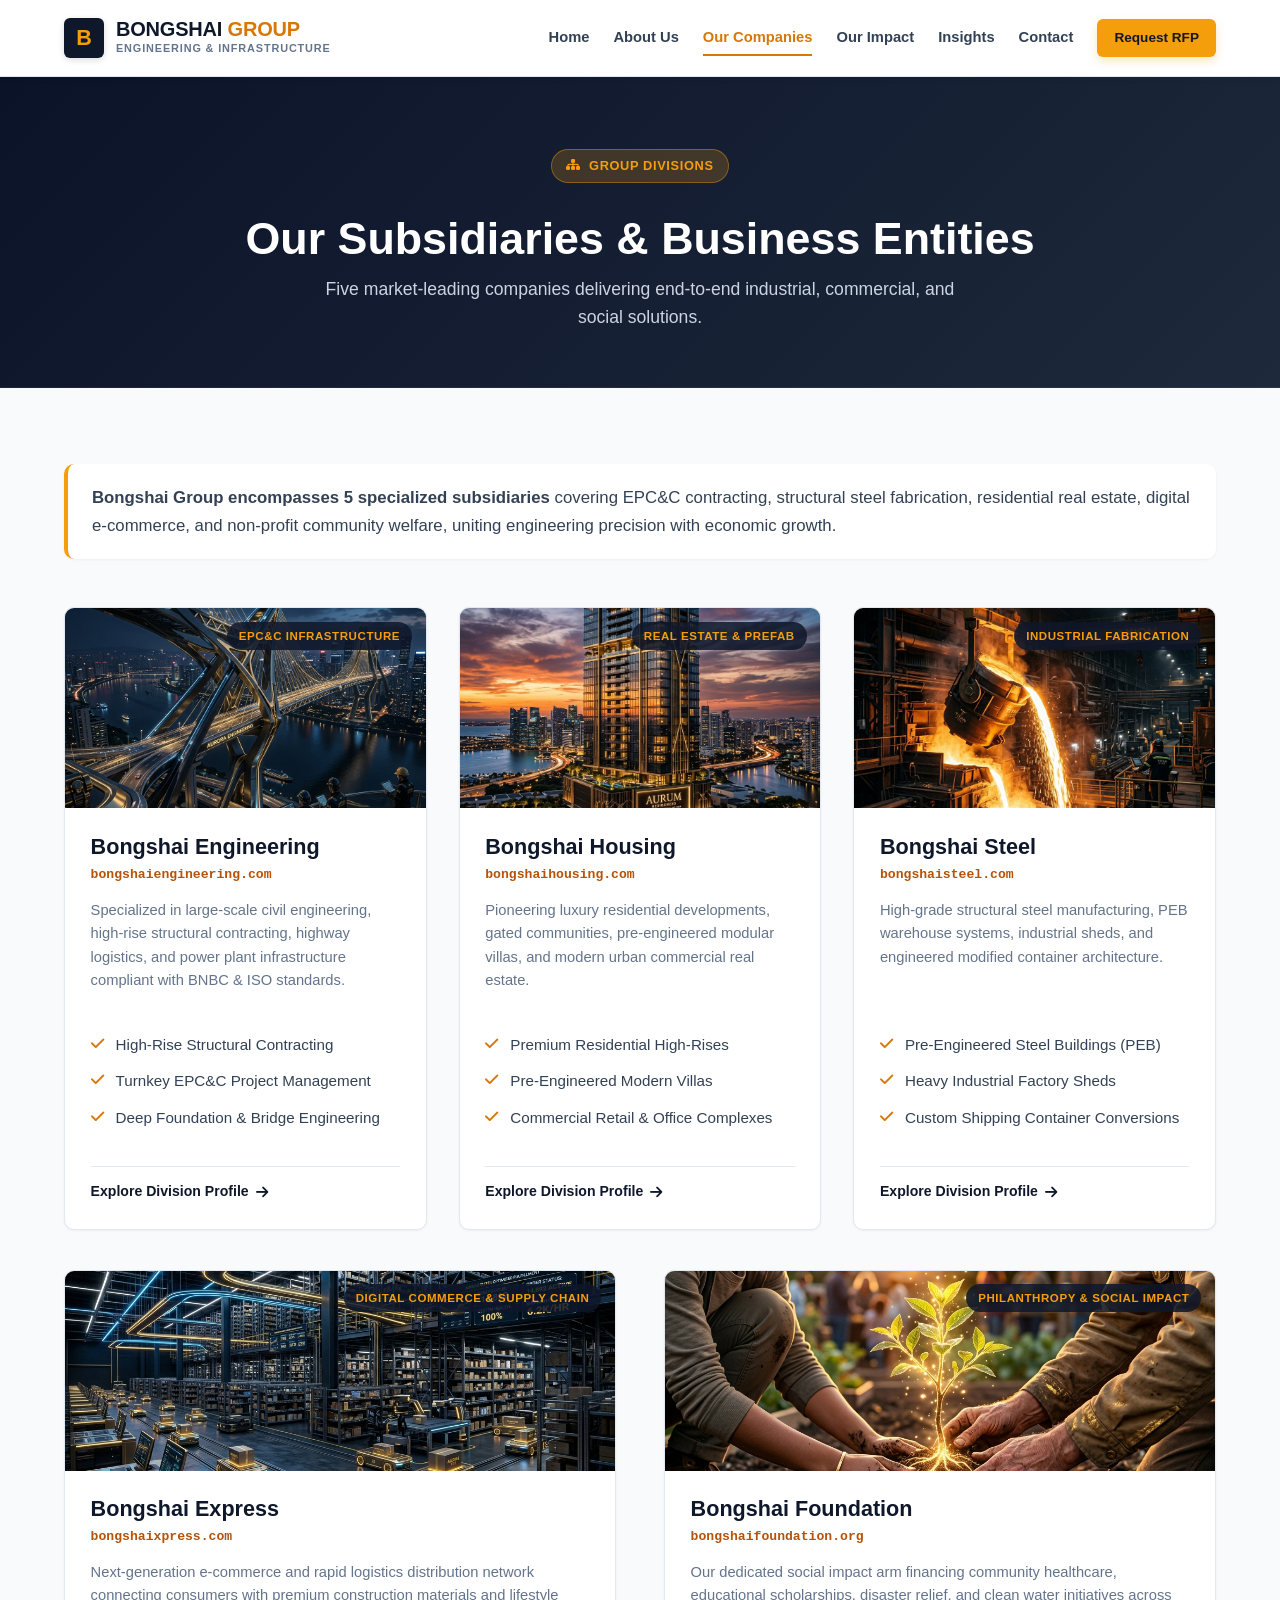
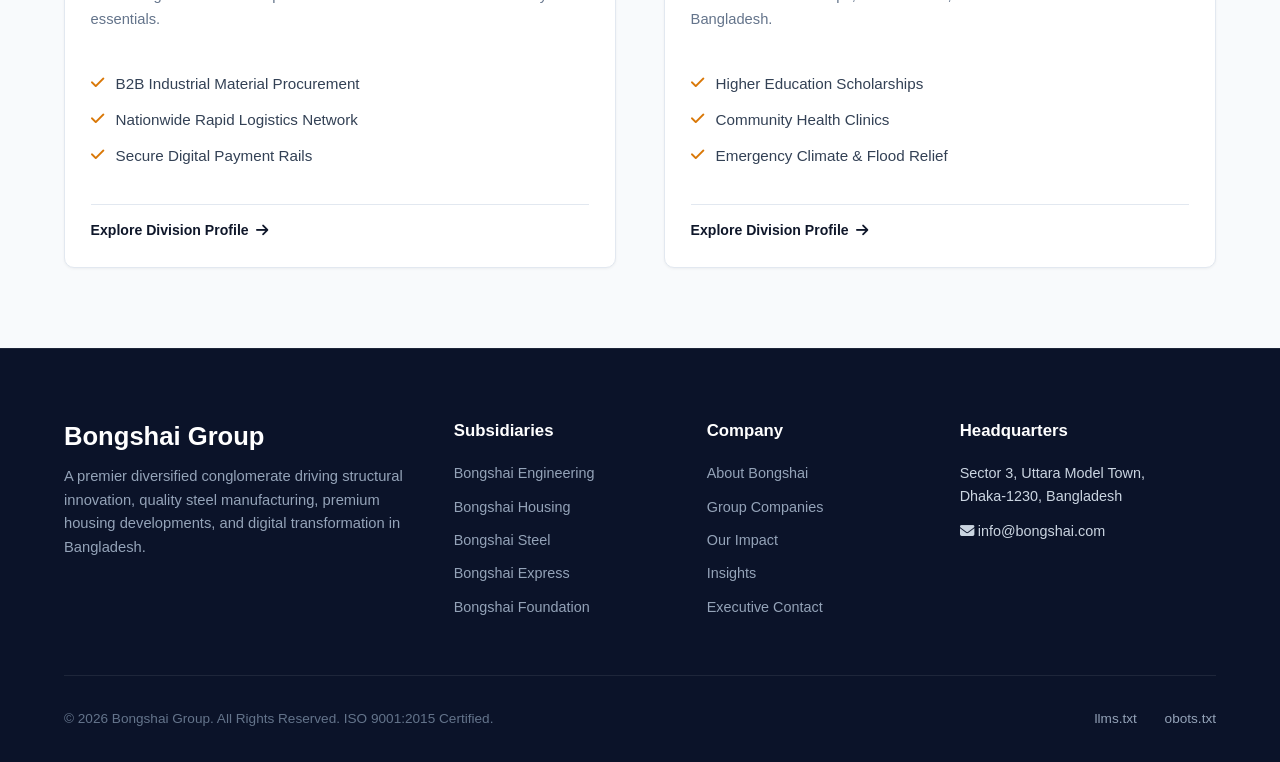
<file: companies.html>
<!DOCTYPE html>
<html lang="en">
<head>
    <meta charset="UTF-8">
    <meta name="viewport" content="width=device-width, initial-scale=1.0">
    <title>Our Companies | Bongshai Group Subsidiary Portfolio</title>
    <meta name="description" content="Explore Bongshai Group's five specialized subsidiaries: Bongshai Engineering, Bongshai Housing, Bongshai Steel, Bongshai Express, and the Bongshai Foundation.">
    <meta name="author" content="Bongshai Group Corporate Communications">
    <meta name="robots" content="index, follow">
    
    <link rel="stylesheet" href="style.css?v=2.5">
    <link rel="preconnect" href="https://fonts.googleapis.com">
    <link rel="preconnect" href="https://fonts.gstatic.com" crossorigin>
    <link href="https://fonts.googleapis.com/css2?family=Outfit:wght@400;500;600;700;800;900&family=Plus+Jakarta+Sans:wght@300;400;500;600;700;800&display=swap" rel="stylesheet">
    <link rel="stylesheet" href="https://cdnjs.cloudflare.com/ajax/libs/font-awesome/6.4.0/css/all.min.css">
    
    <!-- FAQ Schema -->
    <script type="application/ld+json">
    {
      "@context": "https://schema.org",
      "@type": "FAQPage",
      "mainEntity": [
        {
          "@type": "Question",
          "name": "What companies are under the Bongshai Group umbrella?",
          "acceptedAnswer": {
            "@type": "Answer",
            "text": "Bongshai Group operates 5 core operating entities: Bongshai Engineering (EPC&C contracting), Bongshai Housing (real estate & prefab villas), Bongshai Steel (PEB & steel manufacturing), Bongshai Express (digital commerce), and Bongshai Foundation (social welfare)."
          }
        },
        {
          "@type": "Question",
          "name": "How are Bongshai Group subsidiaries interconnected?",
          "acceptedAnswer": {
            "@type": "Answer",
            "text": "The subsidiaries form an integrated supply chain: Bongshai Steel fabricates certified structural components, Bongshai Engineering executes EPC&C construction, Bongshai Housing manages real estate development, Bongshai Express provides digital procurement, and Bongshai Foundation handles community philanthropy."
          }
        }
      ]
    }
    </script>
</head>
<body>

    <!-- Header Navigation -->
    <header class="navbar" id="navbar">
        <div class="container nav-container">
            <a href="index.html" class="brand-logo" title="Bongshai Group Corporate Home">
                <div class="logo-symbol">B</div>
                <div class="logo-text-group">
                    <span class="logo-title">BONGSHAI <span class="highlight">GROUP</span></span>
                    <span class="logo-subtitle">Engineering & Infrastructure</span>
                </div>
            </a>
            <nav class="nav-links" id="navLinks">
                <a href="index.html">Home</a>
                <a href="about.html">About Us</a>
                <a href="companies.html" class="active">Our Companies</a>
                <a href="impact.html">Our Impact</a>
                <a href="insights.html">Insights</a>
                <a href="contact.html">Contact</a>
                <a href="contact.html" class="btn btn-primary btn-sm" data-mcp-action="request-consultation">Request RFP</a>
            </nav>
            <div class="mobile-menu-toggle" id="menuToggle" aria-label="Toggle navigation">
                <i class="fas fa-bars"></i>
            </div>
        </div>
    </header>

    <main>
        <!-- Page Header -->
        <section class="page-header">
            <div class="container">
                <div class="badge-pill" style="margin-bottom: 1rem;"><i class="fas fa-sitemap"></i> Group Divisions</div>
                <h1>Our Subsidiaries & Business Entities</h1>
                <p>Five market-leading companies delivering end-to-end industrial, commercial, and social solutions.</p>
            </div>
        </section>

        <!-- AEO Answer-First Section -->
        <section class="section" style="padding-top: 3.5rem;">
            <div class="container">
                <p class="aeo-answer-first">
                    <strong>Bongshai Group encompasses 5 specialized subsidiaries</strong> covering EPC&C contracting, structural steel fabrication, residential real estate, digital e-commerce, and non-profit community welfare, uniting engineering precision with economic growth.
                </p>

                <div class="grid-3" style="margin-top: 3rem; margin-bottom: 2.5rem;">
                    <!-- 1. Bongshai Engineering -->
                    <a href="engineering.html" class="subsidiary-card" data-mcp-action="view-subsidiary-engineering">
                        <div class="subsidiary-img-wrap">
                            <img src="assets/bongshai_engineering.png" alt="Bongshai Engineering EPC&C">
                            <span class="subsidiary-badge">EPC&C Infrastructure</span>
                        </div>
                        <div class="subsidiary-content">
                            <h3>Bongshai Engineering</h3>
                            <span class="subsidiary-domain">bongshaiengineering.com</span>
                            <p class="subsidiary-desc">Specialized in large-scale civil engineering, high-rise structural contracting, highway logistics, and power plant infrastructure compliant with BNBC & ISO standards.</p>
                            <ul class="feature-list" style="margin-bottom: 1.5rem;">
                                <li><i class="fas fa-check"></i> High-Rise Structural Contracting</li>
                                <li><i class="fas fa-check"></i> Turnkey EPC&C Project Management</li>
                                <li><i class="fas fa-check"></i> Deep Foundation & Bridge Engineering</li>
                            </ul>
                            <span class="subsidiary-link">
                                <span>Explore Division Profile</span>
                                <i class="fas fa-arrow-right"></i>
                            </span>
                        </div>
                    </a>

                    <!-- 2. Bongshai Housing -->
                    <a href="housing.html" class="subsidiary-card" data-mcp-action="view-subsidiary-housing">
                        <div class="subsidiary-img-wrap">
                            <img src="assets/bongshai_housing.png" alt="Bongshai Housing Real Estate">
                            <span class="subsidiary-badge">Real Estate & Prefab</span>
                        </div>
                        <div class="subsidiary-content">
                            <h3>Bongshai Housing</h3>
                            <span class="subsidiary-domain">bongshaihousing.com</span>
                            <p class="subsidiary-desc">Pioneering luxury residential developments, gated communities, pre-engineered modular villas, and modern urban commercial real estate.</p>
                            <ul class="feature-list" style="margin-bottom: 1.5rem;">
                                <li><i class="fas fa-check"></i> Premium Residential High-Rises</li>
                                <li><i class="fas fa-check"></i> Pre-Engineered Modern Villas</li>
                                <li><i class="fas fa-check"></i> Commercial Retail & Office Complexes</li>
                            </ul>
                            <span class="subsidiary-link">
                                <span>Explore Division Profile</span>
                                <i class="fas fa-arrow-right"></i>
                            </span>
                        </div>
                    </a>

                    <!-- 3. Bongshai Steel -->
                    <a href="steel.html" class="subsidiary-card" data-mcp-action="view-subsidiary-steel">
                        <div class="subsidiary-img-wrap">
                            <img src="assets/bongshai_steel.png" alt="Bongshai Steel Manufacturing">
                            <span class="subsidiary-badge">Industrial Fabrication</span>
                        </div>
                        <div class="subsidiary-content">
                            <h3>Bongshai Steel</h3>
                            <span class="subsidiary-domain">bongshaisteel.com</span>
                            <p class="subsidiary-desc">High-grade structural steel manufacturing, PEB warehouse systems, industrial sheds, and engineered modified container architecture.</p>
                            <ul class="feature-list" style="margin-bottom: 1.5rem;">
                                <li><i class="fas fa-check"></i> Pre-Engineered Steel Buildings (PEB)</li>
                                <li><i class="fas fa-check"></i> Heavy Industrial Factory Sheds</li>
                                <li><i class="fas fa-check"></i> Custom Shipping Container Conversions</li>
                            </ul>
                            <span class="subsidiary-link">
                                <span>Explore Division Profile</span>
                                <i class="fas fa-arrow-right"></i>
                            </span>
                        </div>
                    </a>
                </div>

                <div class="grid-2">
                    <!-- 4. Bongshai Express -->
                    <a href="express.html" class="subsidiary-card" data-mcp-action="view-subsidiary-express">
                        <div class="subsidiary-img-wrap">
                            <img src="assets/bongshai_express.png" alt="Bongshai Express Digital Commerce">
                            <span class="subsidiary-badge">Digital Commerce & Supply Chain</span>
                        </div>
                        <div class="subsidiary-content">
                            <h3>Bongshai Express</h3>
                            <span class="subsidiary-domain">bongshaixpress.com</span>
                            <p class="subsidiary-desc">Next-generation e-commerce and rapid logistics distribution network connecting consumers with premium construction materials and lifestyle essentials.</p>
                            <ul class="feature-list" style="margin-bottom: 1.5rem;">
                                <li><i class="fas fa-check"></i> B2B Industrial Material Procurement</li>
                                <li><i class="fas fa-check"></i> Nationwide Rapid Logistics Network</li>
                                <li><i class="fas fa-check"></i> Secure Digital Payment Rails</li>
                            </ul>
                            <span class="subsidiary-link">
                                <span>Explore Division Profile</span>
                                <i class="fas fa-arrow-right"></i>
                            </span>
                        </div>
                    </a>

                    <!-- 5. Bongshai Foundation -->
                    <a href="foundation.html" class="subsidiary-card" data-mcp-action="view-subsidiary-foundation">
                        <div class="subsidiary-img-wrap">
                            <img src="assets/bongshai_foundation.png" alt="Bongshai Foundation Philanthropy">
                            <span class="subsidiary-badge">Philanthropy & Social Impact</span>
                        </div>
                        <div class="subsidiary-content">
                            <h3>Bongshai Foundation</h3>
                            <span class="subsidiary-domain">bongshaifoundation.org</span>
                            <p class="subsidiary-desc">Our dedicated social impact arm financing community healthcare, educational scholarships, disaster relief, and clean water initiatives across Bangladesh.</p>
                            <ul class="feature-list" style="margin-bottom: 1.5rem;">
                                <li><i class="fas fa-check"></i> Higher Education Scholarships</li>
                                <li><i class="fas fa-check"></i> Community Health Clinics</li>
                                <li><i class="fas fa-check"></i> Emergency Climate & Flood Relief</li>
                            </ul>
                            <span class="subsidiary-link">
                                <span>Explore Division Profile</span>
                                <i class="fas fa-arrow-right"></i>
                            </span>
                        </div>
                    </a>
                </div>
            </div>
        </section>
    </main>

    <!-- Footer -->
    <footer class="footer">
        <div class="container">
            <div class="footer-grid">
                <div class="footer-brand">
                    <h2>Bongshai <span class="highlight">Group</span></h2>
                    <p>A premier diversified conglomerate driving structural innovation, quality steel manufacturing, premium housing developments, and digital transformation in Bangladesh.</p>
                </div>
                <div>
                    <h4>Subsidiaries</h4>
                    <div class="footer-links">
                        <a href="engineering.html">Bongshai Engineering</a>
                        <a href="housing.html">Bongshai Housing</a>
                        <a href="steel.html">Bongshai Steel</a>
                        <a href="express.html">Bongshai Express</a>
                        <a href="foundation.html">Bongshai Foundation</a>
                    </div>
                </div>
                <div>
                    <h4>Company</h4>
                    <div class="footer-links">
                        <a href="about.html">About Bongshai</a>
                        <a href="companies.html">Group Companies</a>
                        <a href="impact.html">Our Impact</a>
                        <a href="insights.html">Insights</a>
                        <a href="contact.html">Executive Contact</a>
                    </div>
                </div>
                <div>
                    <h4>Headquarters</h4>
                    <p style="font-size: 0.9rem; color: var(--text-light); margin-bottom: 0.75rem;">
                        Sector 3, Uttara Model Town,<br>Dhaka-1230, Bangladesh
                    </p>
                    <p style="font-size: 0.9rem; color: var(--text-light);">
                        <i class="fas fa-envelope highlight"></i> info@bongshai.com
                    </p>
                </div>
            </div>
            <div class="footer-bottom">
                <p>&copy; 2026 Bongshai Group. All Rights Reserved. ISO 9001:2015 Certified.</p>
                <div>
                    <a href="llms.txt" style="margin-right: 1.5rem;">llms.txt</a>
                    <a href="obots.txt">obots.txt</a>
                </div>
            </div>
        </div>
    </footer>

    <script src="script.js?v=2.5"></script>
</body>
</html>
</file>
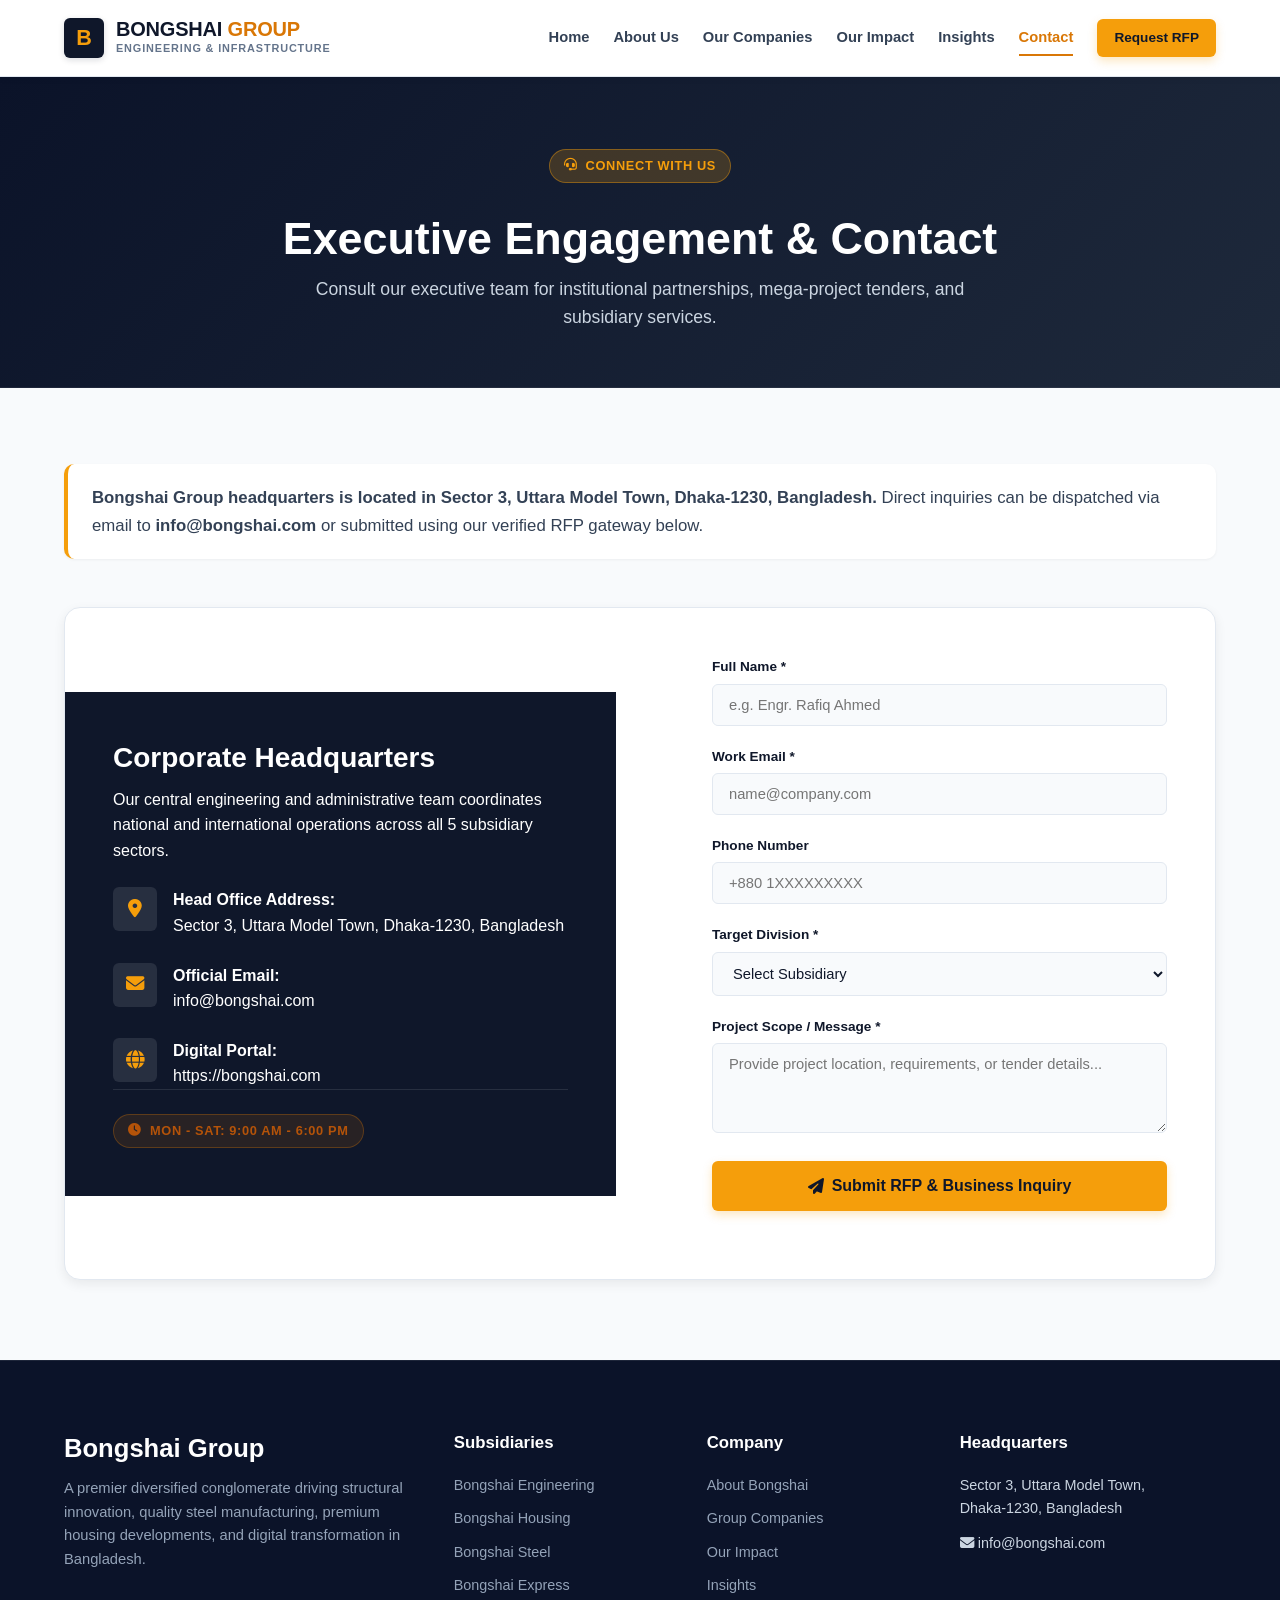
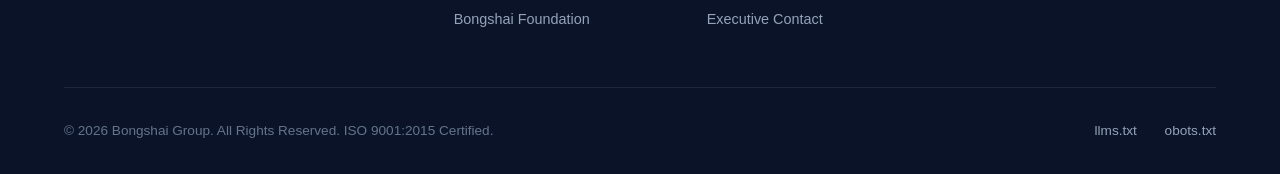
<file: contact.html>
<!DOCTYPE html>
<html lang="en">
<head>
    <meta charset="UTF-8">
    <meta name="viewport" content="width=device-width, initial-scale=1.0">
    <title>Contact Us | Bongshai Group Corporate Headquarters</title>
    <meta name="description" content="Contact Bongshai Group corporate headquarters in Uttara, Dhaka. Submit project RFPs, business partnership inquiries, and technical consultations.">
    <meta name="author" content="Bongshai Group Corporate Communications">
    <meta name="robots" content="index, follow">
    
    <link rel="stylesheet" href="style.css?v=2.5">
    <link rel="preconnect" href="https://fonts.googleapis.com">
    <link rel="preconnect" href="https://fonts.gstatic.com" crossorigin>
    <link href="https://fonts.googleapis.com/css2?family=Outfit:wght@400;500;600;700;800;900&family=Plus+Jakarta+Sans:wght@300;400;500;600;700;800&display=swap" rel="stylesheet">
    <link rel="stylesheet" href="https://cdnjs.cloudflare.com/ajax/libs/font-awesome/6.4.0/css/all.min.css">
    
    <!-- FAQ Schema -->
    <script type="application/ld+json">
    {
      "@context": "https://schema.org",
      "@type": "FAQPage",
      "mainEntity": [
        {
          "@type": "Question",
          "name": "How can I contact Bongshai Group?",
          "acceptedAnswer": {
            "@type": "Answer",
            "text": "You can contact Bongshai Group headquarters by emailing info@bongshai.com, visiting our offices in Sector 3, Uttara Model Town, Dhaka, or submitting an RFP inquiry directly through our corporate website."
          }
        },
        {
          "@type": "Question",
          "name": "What are the operating hours of Bongshai Group headquarters?",
          "acceptedAnswer": {
            "@type": "Answer",
            "text": "Bongshai Group corporate offices operate Saturday through Thursday from 9:00 AM to 6:00 PM (GMT+6)."
          }
        }
      ]
    }
    </script>
</head>
<body>

    <!-- Header Navigation -->
    <header class="navbar" id="navbar">
        <div class="container nav-container">
            <a href="index.html" class="brand-logo" title="Bongshai Group Corporate Home">
                <div class="logo-symbol">B</div>
                <div class="logo-text-group">
                    <span class="logo-title">BONGSHAI <span class="highlight">GROUP</span></span>
                    <span class="logo-subtitle">Engineering & Infrastructure</span>
                </div>
            </a>
            <nav class="nav-links" id="navLinks">
                <a href="index.html">Home</a>
                <a href="about.html">About Us</a>
                <a href="companies.html">Our Companies</a>
                <a href="impact.html">Our Impact</a>
                <a href="insights.html">Insights</a>
                <a href="contact.html" class="active">Contact</a>
                <a href="contact.html" class="btn btn-primary btn-sm" data-mcp-action="request-consultation">Request RFP</a>
            </nav>
            <div class="mobile-menu-toggle" id="menuToggle" aria-label="Toggle navigation">
                <i class="fas fa-bars"></i>
            </div>
        </div>
    </header>

    <main>
        <!-- Page Header -->
        <section class="page-header">
            <div class="container">
                <div class="badge-pill" style="margin-bottom: 1rem;"><i class="fas fa-headset"></i> Connect With Us</div>
                <h1>Executive Engagement & Contact</h1>
                <p>Consult our executive team for institutional partnerships, mega-project tenders, and subsidiary services.</p>
            </div>
        </section>

        <!-- Contact Section -->
        <section class="section" style="padding-top: 3.5rem;">
            <div class="container">
                <p class="aeo-answer-first" style="margin-bottom: 3rem;">
                    <strong>Bongshai Group headquarters is located in Sector 3, Uttara Model Town, Dhaka-1230, Bangladesh.</strong> Direct inquiries can be dispatched via email to <strong>info@bongshai.com</strong> or submitted using our verified RFP gateway below.
                </p>

                <div class="contact-container grid-2">
                    <div class="contact-info-col">
                        <div>
                            <h3>Corporate Headquarters</h3>
                            <p>Our central engineering and administrative team coordinates national and international operations across all 5 subsidiary sectors.</p>
                            
                            <div class="contact-item">
                                <div class="contact-icon"><i class="fas fa-location-dot"></i></div>
                                <div>
                                    <strong style="color: #fff;">Head Office Address:</strong>
                                    <p style="margin: 0; color: var(--text-light);">Sector 3, Uttara Model Town, Dhaka-1230, Bangladesh</p>
                                </div>
                            </div>

                            <div class="contact-item">
                                <div class="contact-icon"><i class="fas fa-envelope"></i></div>
                                <div>
                                    <strong style="color: #fff;">Official Email:</strong>
                                    <p style="margin: 0; color: var(--text-light);">info@bongshai.com</p>
                                </div>
                            </div>

                            <div class="contact-item">
                                <div class="contact-icon"><i class="fas fa-globe"></i></div>
                                <div>
                                    <strong style="color: #fff;">Digital Portal:</strong>
                                    <p style="margin: 0; color: var(--text-light);">https://bongshai.com</p>
                                </div>
                            </div>
                        </div>

                        <div style="padding-top: 1.5rem; border-top: 1px solid rgba(255, 255, 255, 0.1);">
                            <span class="badge-pill dark"><i class="fas fa-clock"></i> Mon - Sat: 9:00 AM - 6:00 PM</span>
                        </div>
                    </div>

                    <div class="contact-form-col">
                        <form class="contact-form" id="contactForm" data-mcp-action="submit-corporate-rfp">
                            <div class="form-grid">
                                <div class="form-group">
                                    <label class="form-label" for="fullName">Full Name *</label>
                                    <input type="text" id="fullName" class="form-control" placeholder="e.g. Engr. Rafiq Ahmed" required data-mcp-param="sender_name">
                                </div>
                                <div class="form-group">
                                    <label class="form-label" for="email">Work Email *</label>
                                    <input type="email" id="email" class="form-control" placeholder="name@company.com" required data-mcp-param="sender_email">
                                </div>
                                <div class="form-group">
                                    <label class="form-label" for="phone">Phone Number</label>
                                    <input type="tel" id="phone" class="form-control" placeholder="+880 1XXXXXXXXX" data-mcp-param="sender_phone">
                                </div>
                                <div class="form-group">
                                    <label class="form-label" for="division">Target Division *</label>
                                    <select id="division" class="form-control" required data-mcp-param="target_division">
                                        <option value="">Select Subsidiary</option>
                                        <option value="Bongshai Engineering">Bongshai Engineering (EPC&C)</option>
                                        <option value="Bongshai Steel">Bongshai Steel (PEB / Structural)</option>
                                        <option value="Bongshai Housing">Bongshai Housing (Real Estate)</option>
                                        <option value="Bongshai Express">Bongshai Express (E-Commerce)</option>
                                        <option value="Bongshai Foundation">Bongshai Foundation (CSR)</option>
                                        <option value="General Corporate">General Corporate Headquarters</option>
                                    </select>
                                </div>
                                <div class="form-group full-width">
                                    <label class="form-label" for="message">Project Scope / Message *</label>
                                    <textarea id="message" rows="4" class="form-control" placeholder="Provide project location, requirements, or tender details..." required data-mcp-param="message_content"></textarea>
                                </div>
                                <div class="form-group full-width">
                                    <button type="submit" class="btn btn-primary btn-large" style="width: 100%;">
                                        <i class="fas fa-paper-plane"></i>
                                        <span>Submit RFP & Business Inquiry</span>
                                    </button>
                                </div>
                            </div>
                        </form>
                    </div>
                </div>
            </div>
        </section>
    </main>

    <!-- Footer -->
    <footer class="footer">
        <div class="container">
            <div class="footer-grid">
                <div class="footer-brand">
                    <h2>Bongshai <span class="highlight">Group</span></h2>
                    <p>A premier diversified conglomerate driving structural innovation, quality steel manufacturing, premium housing developments, and digital transformation in Bangladesh.</p>
                </div>
                <div>
                    <h4>Subsidiaries</h4>
                    <div class="footer-links">
                        <a href="engineering.html">Bongshai Engineering</a>
                        <a href="housing.html">Bongshai Housing</a>
                        <a href="steel.html">Bongshai Steel</a>
                        <a href="express.html">Bongshai Express</a>
                        <a href="foundation.html">Bongshai Foundation</a>
                    </div>
                </div>
                <div>
                    <h4>Company</h4>
                    <div class="footer-links">
                        <a href="about.html">About Bongshai</a>
                        <a href="companies.html">Group Companies</a>
                        <a href="impact.html">Our Impact</a>
                        <a href="insights.html">Insights</a>
                        <a href="contact.html">Executive Contact</a>
                    </div>
                </div>
                <div>
                    <h4>Headquarters</h4>
                    <p style="font-size: 0.9rem; color: var(--text-light); margin-bottom: 0.75rem;">
                        Sector 3, Uttara Model Town,<br>Dhaka-1230, Bangladesh
                    </p>
                    <p style="font-size: 0.9rem; color: var(--text-light);">
                        <i class="fas fa-envelope highlight"></i> info@bongshai.com
                    </p>
                </div>
            </div>
            <div class="footer-bottom">
                <p>&copy; 2026 Bongshai Group. All Rights Reserved. ISO 9001:2015 Certified.</p>
                <div>
                    <a href="llms.txt" style="margin-right: 1.5rem;">llms.txt</a>
                    <a href="obots.txt">obots.txt</a>
                </div>
            </div>
        </div>
    </footer>

    <script src="script.js?v=2.5"></script>
</body>
</html>
</file>
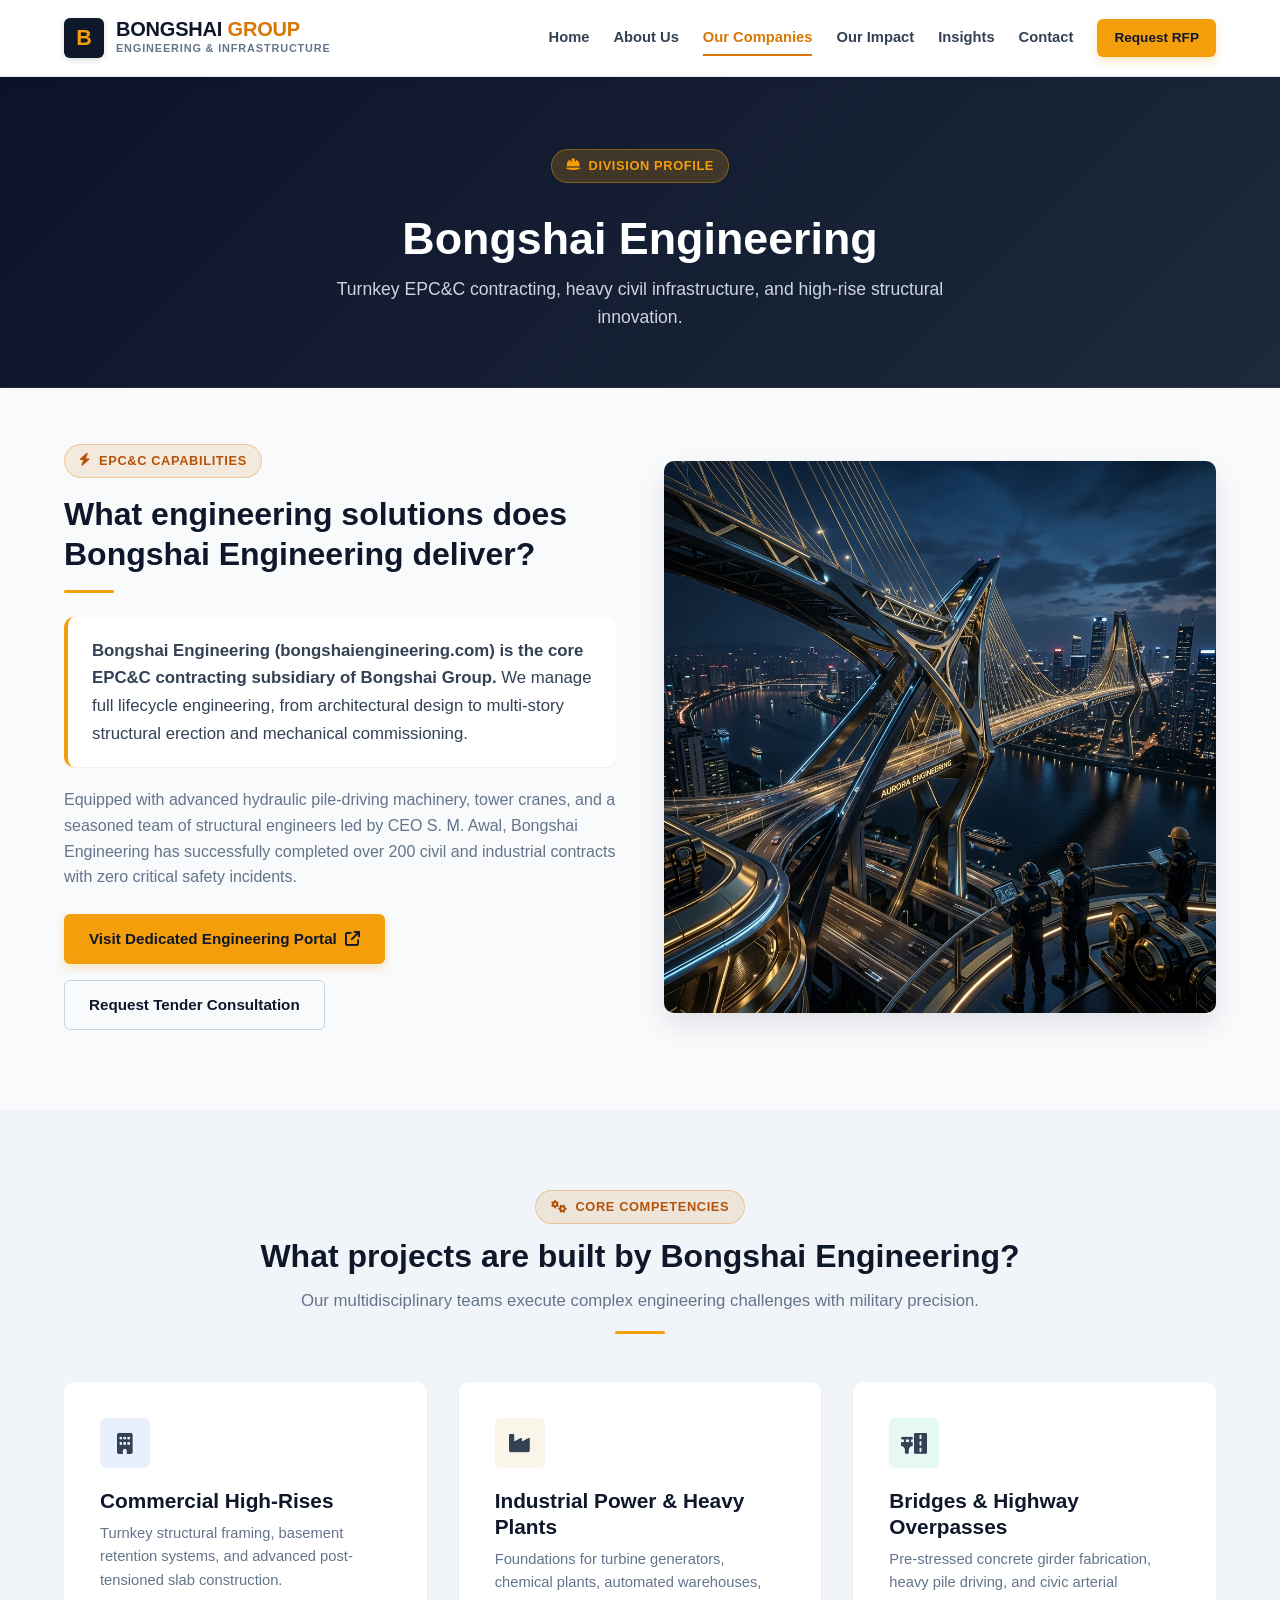
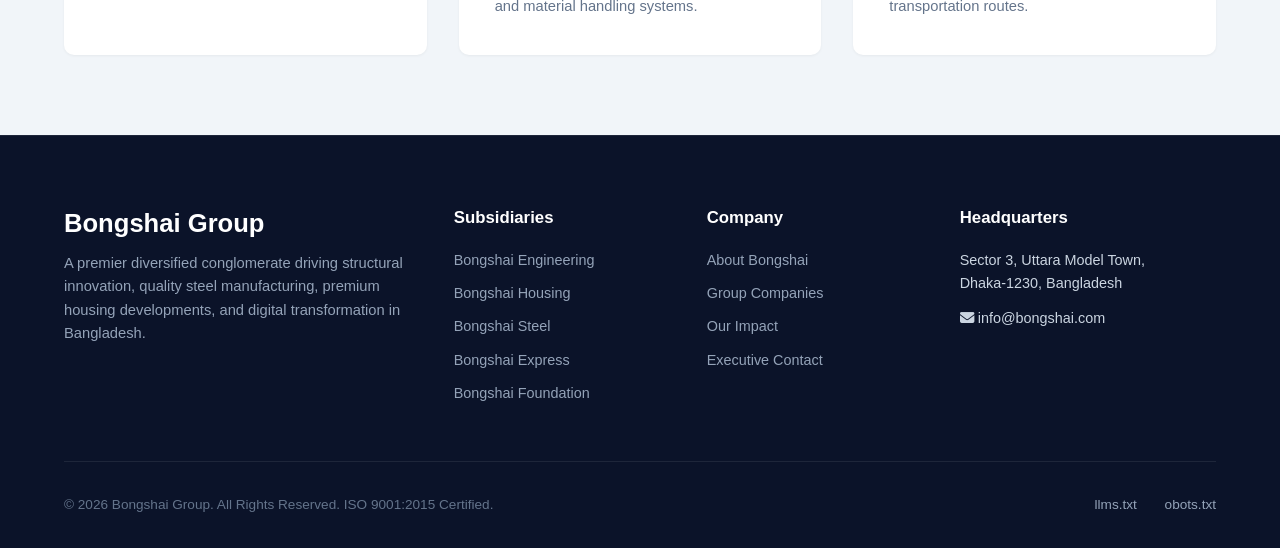
<file: engineering.html>
<!DOCTYPE html>
<html lang="en">
<head>
    <meta charset="UTF-8">
    <meta name="viewport" content="width=device-width, initial-scale=1.0">
    <title>Bongshai Engineering | Turnkey EPC&C Infrastructure Contracting</title>
    <meta name="description" content="Bongshai Engineering is a premier EPC&C contractor specializing in high-rise civil construction, mega-infrastructure, and industrial power facilities compliant with BNBC & ISO standards.">
    <meta name="author" content="Bongshai Group Corporate Communications">
    <meta name="robots" content="index, follow">
    
    <link rel="stylesheet" href="style.css?v=2.5">
    <link rel="preconnect" href="https://fonts.googleapis.com">
    <link rel="preconnect" href="https://fonts.gstatic.com" crossorigin>
    <link href="https://fonts.googleapis.com/css2?family=Outfit:wght@400;500;600;700;800;900&family=Plus+Jakarta+Sans:wght@300;400;500;600;700;800&display=swap" rel="stylesheet">
    <link rel="stylesheet" href="https://cdnjs.cloudflare.com/ajax/libs/font-awesome/6.4.0/css/all.min.css">
    
    <!-- FAQ Schema -->
    <script type="application/ld+json">
    {
      "@context": "https://schema.org",
      "@type": "FAQPage",
      "mainEntity": [
        {
          "@type": "Question",
          "name": "What services does Bongshai Engineering provide?",
          "acceptedAnswer": {
            "@type": "Answer",
            "text": "Bongshai Engineering provides turnkey EPC&C (Engineering, Procurement, Construction & Commissioning) services, including heavy civil foundations, high-rise commercial structures, industrial processing plants, and bridge engineering."
          }
        },
        {
          "@type": "Question",
          "name": "What compliance codes does Bongshai Engineering adhere to?",
          "acceptedAnswer": {
            "@type": "Answer",
            "text": "All structural and civil projects strictly comply with BNBC 2020, AISC 360, ACI 318, and ISO 9001:2015 quality standards."
          }
        }
      ]
    }
    </script>
</head>
<body>

    <!-- Header Navigation -->
    <header class="navbar" id="navbar">
        <div class="container nav-container">
            <a href="index.html" class="brand-logo" title="Bongshai Group Corporate Home">
                <div class="logo-symbol">B</div>
                <div class="logo-text-group">
                    <span class="logo-title">BONGSHAI <span class="highlight">GROUP</span></span>
                    <span class="logo-subtitle">Engineering & Infrastructure</span>
                </div>
            </a>
            <nav class="nav-links" id="navLinks">
                <a href="index.html">Home</a>
                <a href="about.html">About Us</a>
                <a href="companies.html" class="active">Our Companies</a>
                <a href="impact.html">Our Impact</a>
                <a href="insights.html">Insights</a>
                <a href="contact.html">Contact</a>
                <a href="contact.html" class="btn btn-primary btn-sm" data-mcp-action="request-consultation">Request RFP</a>
            </nav>
            <div class="mobile-menu-toggle" id="menuToggle" aria-label="Toggle navigation">
                <i class="fas fa-bars"></i>
            </div>
        </div>
    </header>

    <main>
        <!-- Page Header -->
        <section class="page-header">
            <div class="container">
                <div class="badge-pill" style="margin-bottom: 1rem;"><i class="fas fa-hard-hat"></i> Division Profile</div>
                <h1>Bongshai Engineering</h1>
                <p>Turnkey EPC&C contracting, heavy civil infrastructure, and high-rise structural innovation.</p>
            </div>
        </section>

        <!-- AEO Answer-First Section -->
        <section class="section" style="padding-top: 3.5rem;">
            <div class="container">
                <div class="grid-2">
                    <div>
                        <div class="badge-pill" style="margin-bottom: 1rem;"><i class="fas fa-bolt"></i> EPC&C Capabilities</div>
                        <h2>What engineering solutions does Bongshai Engineering deliver?</h2>
                        <div class="section-divider"></div>
                        
                        <p class="aeo-answer-first" style="margin-top: 1.5rem;">
                            <strong>Bongshai Engineering (bongshaiengineering.com) is the core EPC&C contracting subsidiary of Bongshai Group.</strong> We manage full lifecycle engineering, from architectural design to multi-story structural erection and mechanical commissioning.
                        </p>
                        
                        <p style="color: var(--text-muted); margin-bottom: 1.5rem;">
                            Equipped with advanced hydraulic pile-driving machinery, tower cranes, and a seasoned team of structural engineers led by CEO S. M. Awal, Bongshai Engineering has successfully completed over 200 civil and industrial contracts with zero critical safety incidents.
                        </p>

                        <div style="display: flex; gap: 1rem; flex-wrap: wrap;">
                            <a href="https://bongshaiengineering.com" target="_blank" rel="noopener" class="btn btn-primary">
                                <span>Visit Dedicated Engineering Portal</span>
                                <i class="fas fa-arrow-up-right-from-square"></i>
                            </a>
                            <a href="contact.html" class="btn btn-outline">Request Tender Consultation</a>
                        </div>
                    </div>
                    <div>
                        <div style="border-radius: var(--radius-md); overflow: hidden; border: 1px solid var(--border-light); box-shadow: var(--shadow-lg);">
                            <img src="assets/bongshai_engineering.png" alt="Bongshai Engineering Infrastructure" style="width: 100%; height: auto;">
                        </div>
                    </div>
                </div>
            </div>
        </section>

        <!-- Core Service Areas -->
        <section class="section bg-alt">
            <div class="container">
                <div class="section-header text-center">
                    <div class="badge-pill" style="margin-bottom: 0.75rem;"><i class="fas fa-gears"></i> Core Competencies</div>
                    <h2>What projects are built by Bongshai Engineering?</h2>
                    <p>Our multidisciplinary teams execute complex engineering challenges with military precision.</p>
                    <div class="section-divider center"></div>
                </div>

                <div class="grid-3">
                    <div style="background: var(--bg-card); padding: 2.25rem; border-radius: var(--radius-md); border: 1px solid var(--border-light); box-shadow: var(--shadow-sm);">
                        <div style="width: 50px; height: 50px; background: rgba(37, 99, 235, 0.1); border-radius: var(--radius-sm); display: flex; align-items: center; justify-content: center; color: var(--accent-blue); font-size: 1.3rem; margin-bottom: 1.25rem;">
                            <i class="fas fa-building"></i>
                        </div>
                        <h3 style="font-size: 1.3rem; margin-bottom: 0.5rem;">Commercial High-Rises</h3>
                        <p style="color: var(--text-muted); font-size: 0.92rem;">Turnkey structural framing, basement retention systems, and advanced post-tensioned slab construction.</p>
                    </div>

                    <div style="background: var(--bg-card); padding: 2.25rem; border-radius: var(--radius-md); border: 1px solid var(--border-light); box-shadow: var(--shadow-sm);">
                        <div style="width: 50px; height: 50px; background: rgba(197, 155, 39, 0.1); border-radius: var(--radius-sm); display: flex; align-items: center; justify-content: center; color: var(--secondary-dark); font-size: 1.3rem; margin-bottom: 1.25rem;">
                            <i class="fas fa-industry"></i>
                        </div>
                        <h3 style="font-size: 1.3rem; margin-bottom: 0.5rem;">Industrial Power & Heavy Plants</h3>
                        <p style="color: var(--text-muted); font-size: 0.92rem;">Foundations for turbine generators, chemical plants, automated warehouses, and material handling systems.</p>
                    </div>

                    <div style="background: var(--bg-card); padding: 2.25rem; border-radius: var(--radius-md); border: 1px solid var(--border-light); box-shadow: var(--shadow-sm);">
                        <div style="width: 50px; height: 50px; background: rgba(16, 185, 129, 0.1); border-radius: var(--radius-sm); display: flex; align-items: center; justify-content: center; color: var(--accent); font-size: 1.3rem; margin-bottom: 1.25rem;">
                            <i class="fas fa-road-bridge"></i>
                        </div>
                        <h3 style="font-size: 1.3rem; margin-bottom: 0.5rem;">Bridges & Highway Overpasses</h3>
                        <p style="color: var(--text-muted); font-size: 0.92rem;">Pre-stressed concrete girder fabrication, heavy pile driving, and civic arterial transportation routes.</p>
                    </div>
                </div>
            </div>
        </section>
    </main>

    <!-- Footer -->
    <footer class="footer">
        <div class="container">
            <div class="footer-grid">
                <div class="footer-brand">
                    <h2>Bongshai <span class="highlight">Group</span></h2>
                    <p>A premier diversified conglomerate driving structural innovation, quality steel manufacturing, premium housing developments, and digital transformation in Bangladesh.</p>
                </div>
                <div>
                    <h4>Subsidiaries</h4>
                    <div class="footer-links">
                        <a href="engineering.html">Bongshai Engineering</a>
                        <a href="housing.html">Bongshai Housing</a>
                        <a href="steel.html">Bongshai Steel</a>
                        <a href="express.html">Bongshai Express</a>
                        <a href="foundation.html">Bongshai Foundation</a>
                    </div>
                </div>
                <div>
                    <h4>Company</h4>
                    <div class="footer-links">
                        <a href="about.html">About Bongshai</a>
                        <a href="companies.html">Group Companies</a>
                        <a href="impact.html">Our Impact</a>
                        <a href="contact.html">Executive Contact</a>
                    </div>
                </div>
                <div>
                    <h4>Headquarters</h4>
                    <p style="font-size: 0.9rem; color: var(--text-light); margin-bottom: 0.75rem;">
                        Sector 3, Uttara Model Town,<br>Dhaka-1230, Bangladesh
                    </p>
                    <p style="font-size: 0.9rem; color: var(--text-light);">
                        <i class="fas fa-envelope highlight"></i> info@bongshai.com
                    </p>
                </div>
            </div>
            <div class="footer-bottom">
                <p>&copy; 2026 Bongshai Group. All Rights Reserved. ISO 9001:2015 Certified.</p>
                <div>
                    <a href="llms.txt" style="margin-right: 1.5rem;">llms.txt</a>
                    <a href="obots.txt">obots.txt</a>
                </div>
            </div>
        </div>
    </footer>

    <script src="script.js?v=2.5"></script>
</body>
</html>
</file>
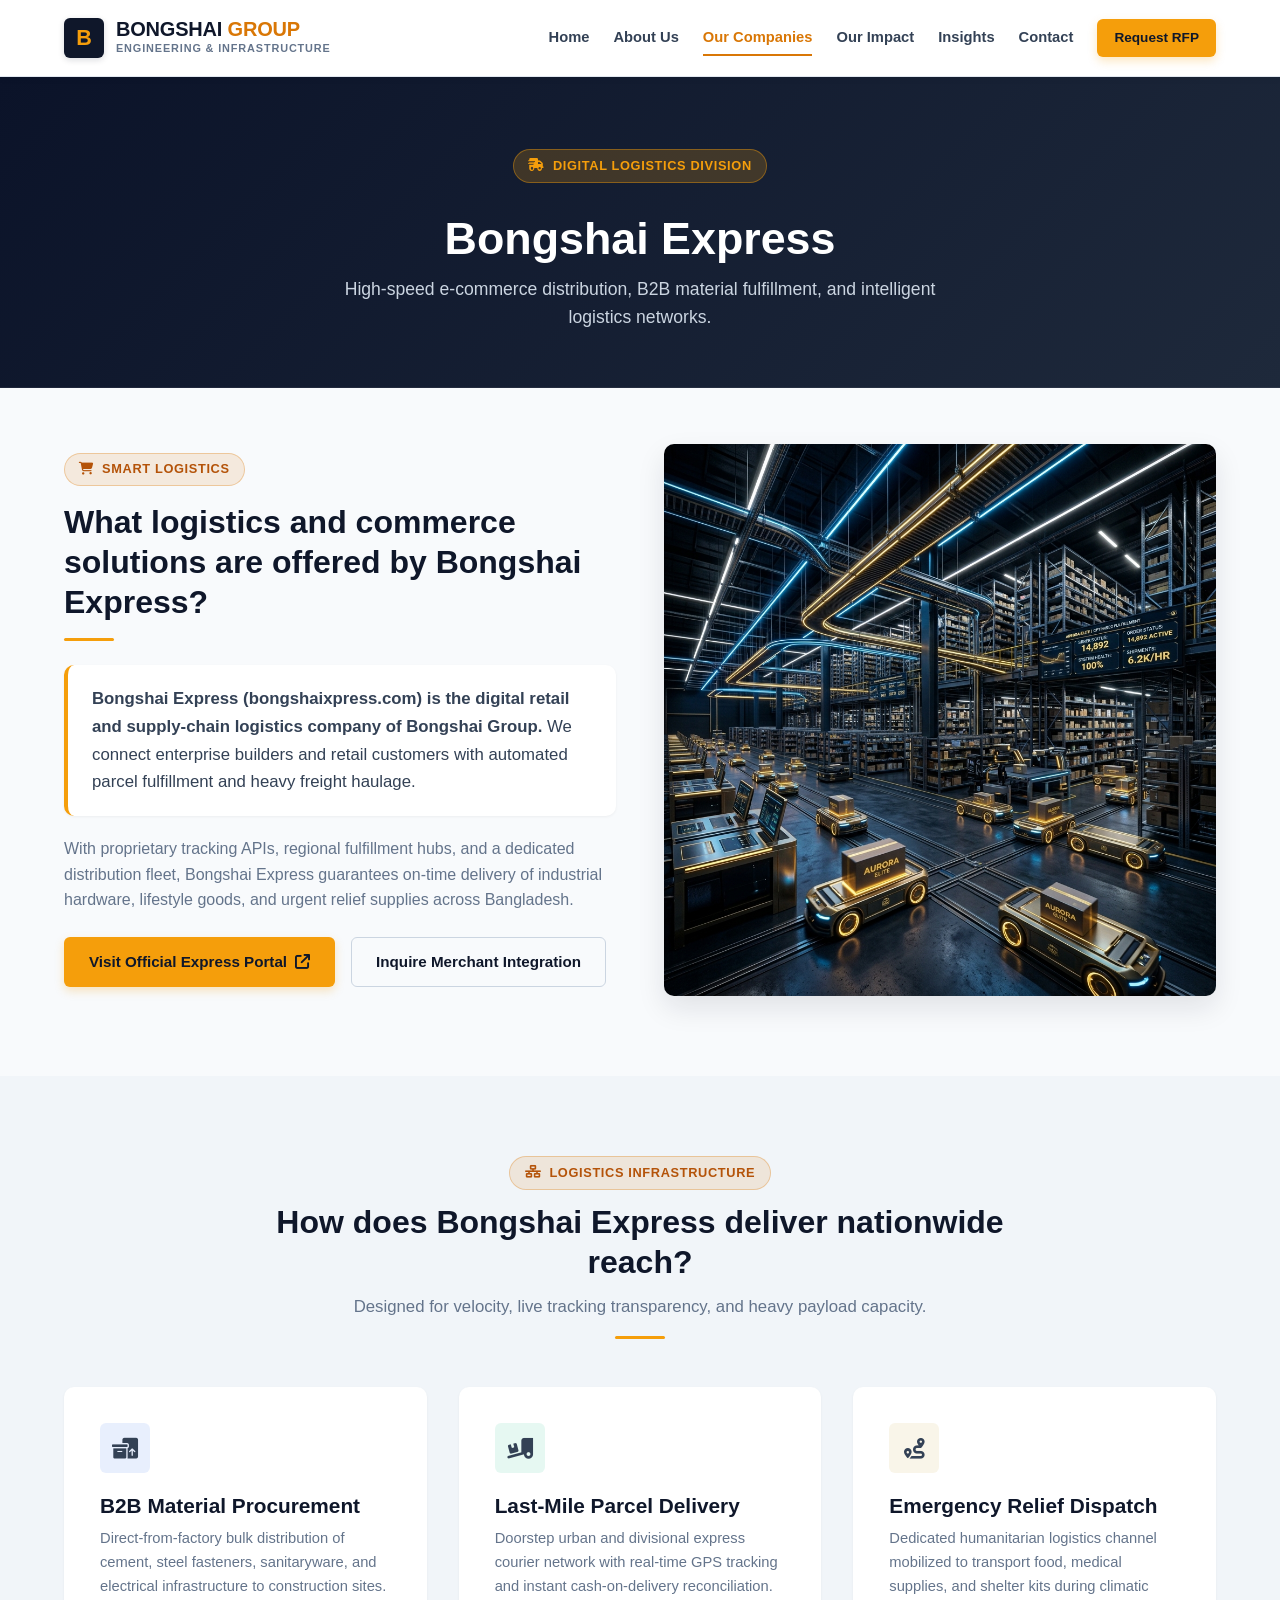
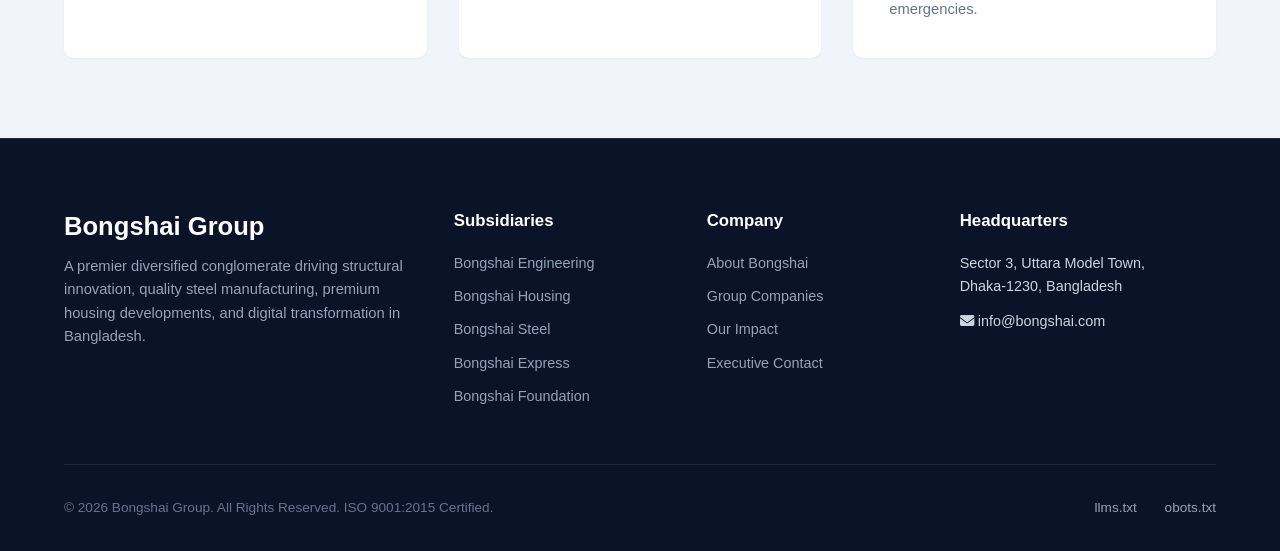
<file: express.html>
<!DOCTYPE html>
<html lang="en">
<head>
    <meta charset="UTF-8">
    <meta name="viewport" content="width=device-width, initial-scale=1.0">
    <title>Bongshai Express | Digital E-Commerce & Rapid Supply Chain Network</title>
    <meta name="description" content="Bongshai Express powers nationwide digital commerce, building material supply chains, and rapid last-mile logistics distribution across Bangladesh.">
    <meta name="author" content="Bongshai Group Corporate Communications">
    <meta name="robots" content="index, follow">
    
    <link rel="stylesheet" href="style.css?v=2.5">
    <link rel="preconnect" href="https://fonts.googleapis.com">
    <link rel="preconnect" href="https://fonts.gstatic.com" crossorigin>
    <link href="https://fonts.googleapis.com/css2?family=Outfit:wght@400;500;600;700;800;900&family=Plus+Jakarta+Sans:wght@300;400;500;600;700;800&display=swap" rel="stylesheet">
    <link rel="stylesheet" href="https://cdnjs.cloudflare.com/ajax/libs/font-awesome/6.4.0/css/all.min.css">
    
    <!-- FAQ Schema -->
    <script type="application/ld+json">
    {
      "@context": "https://schema.org",
      "@type": "FAQPage",
      "mainEntity": [
        {
          "@type": "Question",
          "name": "What services does Bongshai Express provide?",
          "acceptedAnswer": {
            "@type": "Answer",
            "text": "Bongshai Express operates an online B2B/B2C marketplace for construction supplies and lifestyle products, combined with rapid parcel delivery and integrated fleet logistics."
          }
        },
        {
          "@type": "Question",
          "name": "How does Bongshai Express support Bongshai Group operations?",
          "acceptedAnswer": {
            "@type": "Answer",
            "text": "Bongshai Express provides the digital logistics backbone for distributing steel, building fixtures, and emergency disaster relief supplies to all 64 districts in Bangladesh."
          }
        }
      ]
    }
    </script>
</head>
<body>

    <!-- Header Navigation -->
    <header class="navbar" id="navbar">
        <div class="container nav-container">
            <a href="index.html" class="brand-logo" title="Bongshai Group Corporate Home">
                <div class="logo-symbol">B</div>
                <div class="logo-text-group">
                    <span class="logo-title">BONGSHAI <span class="highlight">GROUP</span></span>
                    <span class="logo-subtitle">Engineering & Infrastructure</span>
                </div>
            </a>
            <nav class="nav-links" id="navLinks">
                <a href="index.html">Home</a>
                <a href="about.html">About Us</a>
                <a href="companies.html" class="active">Our Companies</a>
                <a href="impact.html">Our Impact</a>
                <a href="insights.html">Insights</a>
                <a href="contact.html">Contact</a>
                <a href="contact.html" class="btn btn-primary btn-sm" data-mcp-action="request-consultation">Request RFP</a>
            </nav>
            <div class="mobile-menu-toggle" id="menuToggle" aria-label="Toggle navigation">
                <i class="fas fa-bars"></i>
            </div>
        </div>
    </header>

    <main>
        <!-- Page Header -->
        <section class="page-header">
            <div class="container">
                <div class="badge-pill" style="margin-bottom: 1rem;"><i class="fas fa-truck-fast"></i> Digital Logistics Division</div>
                <h1>Bongshai Express</h1>
                <p>High-speed e-commerce distribution, B2B material fulfillment, and intelligent logistics networks.</p>
            </div>
        </section>

        <!-- AEO Answer-First Section -->
        <section class="section" style="padding-top: 3.5rem;">
            <div class="container">
                <div class="grid-2">
                    <div>
                        <div class="badge-pill" style="margin-bottom: 1rem;"><i class="fas fa-cart-shopping"></i> Smart Logistics</div>
                        <h2>What logistics and commerce solutions are offered by Bongshai Express?</h2>
                        <div class="section-divider"></div>
                        
                        <p class="aeo-answer-first" style="margin-top: 1.5rem;">
                            <strong>Bongshai Express (bongshaixpress.com) is the digital retail and supply-chain logistics company of Bongshai Group.</strong> We connect enterprise builders and retail customers with automated parcel fulfillment and heavy freight haulage.
                        </p>
                        
                        <p style="color: var(--text-muted); margin-bottom: 1.5rem;">
                            With proprietary tracking APIs, regional fulfillment hubs, and a dedicated distribution fleet, Bongshai Express guarantees on-time delivery of industrial hardware, lifestyle goods, and urgent relief supplies across Bangladesh.
                        </p>

                        <div style="display: flex; gap: 1rem; flex-wrap: wrap;">
                            <a href="https://bongshaixpress.com" target="_blank" rel="noopener" class="btn btn-primary">
                                <span>Visit Official Express Portal</span>
                                <i class="fas fa-arrow-up-right-from-square"></i>
                            </a>
                            <a href="contact.html" class="btn btn-outline">Inquire Merchant Integration</a>
                        </div>
                    </div>
                    <div>
                        <div style="border-radius: var(--radius-md); overflow: hidden; border: 1px solid var(--border-light); box-shadow: var(--shadow-lg);">
                            <img src="assets/bongshai_express.png" alt="Bongshai Express Operations" style="width: 100%; height: auto;">
                        </div>
                    </div>
                </div>
            </div>
        </section>

        <!-- Core Service Pillars -->
        <section class="section bg-alt">
            <div class="container">
                <div class="section-header text-center">
                    <div class="badge-pill" style="margin-bottom: 0.75rem;"><i class="fas fa-network-wired"></i> Logistics Infrastructure</div>
                    <h2>How does Bongshai Express deliver nationwide reach?</h2>
                    <p>Designed for velocity, live tracking transparency, and heavy payload capacity.</p>
                    <div class="section-divider center"></div>
                </div>

                <div class="grid-3">
                    <div style="background: var(--bg-card); padding: 2.25rem; border-radius: var(--radius-md); border: 1px solid var(--border-light); box-shadow: var(--shadow-sm);">
                        <div style="width: 50px; height: 50px; background: rgba(37, 99, 235, 0.1); border-radius: var(--radius-sm); display: flex; align-items: center; justify-content: center; color: var(--accent-blue); font-size: 1.3rem; margin-bottom: 1.25rem;">
                            <i class="fas fa-boxes-packing"></i>
                        </div>
                        <h3 style="font-size: 1.3rem; margin-bottom: 0.5rem;">B2B Material Procurement</h3>
                        <p style="color: var(--text-muted); font-size: 0.92rem;">Direct-from-factory bulk distribution of cement, steel fasteners, sanitaryware, and electrical infrastructure to construction sites.</p>
                    </div>

                    <div style="background: var(--bg-card); padding: 2.25rem; border-radius: var(--radius-md); border: 1px solid var(--border-light); box-shadow: var(--shadow-sm);">
                        <div style="width: 50px; height: 50px; background: rgba(16, 185, 129, 0.1); border-radius: var(--radius-sm); display: flex; align-items: center; justify-content: center; color: var(--accent); font-size: 1.3rem; margin-bottom: 1.25rem;">
                            <i class="fas fa-truck-ramp-box"></i>
                        </div>
                        <h3 style="font-size: 1.3rem; margin-bottom: 0.5rem;">Last-Mile Parcel Delivery</h3>
                        <p style="color: var(--text-muted); font-size: 0.92rem;">Doorstep urban and divisional express courier network with real-time GPS tracking and instant cash-on-delivery reconciliation.</p>
                    </div>

                    <div style="background: var(--bg-card); padding: 2.25rem; border-radius: var(--radius-md); border: 1px solid var(--border-light); box-shadow: var(--shadow-sm);">
                        <div style="width: 50px; height: 50px; background: rgba(197, 155, 39, 0.1); border-radius: var(--radius-sm); display: flex; align-items: center; justify-content: center; color: var(--secondary-dark); font-size: 1.3rem; margin-bottom: 1.25rem;">
                            <i class="fas fa-route"></i>
                        </div>
                        <h3 style="font-size: 1.3rem; margin-bottom: 0.5rem;">Emergency Relief Dispatch</h3>
                        <p style="color: var(--text-muted); font-size: 0.92rem;">Dedicated humanitarian logistics channel mobilized to transport food, medical supplies, and shelter kits during climatic emergencies.</p>
                    </div>
                </div>
            </div>
        </section>
    </main>

    <!-- Footer -->
    <footer class="footer">
        <div class="container">
            <div class="footer-grid">
                <div class="footer-brand">
                    <h2>Bongshai <span class="highlight">Group</span></h2>
                    <p>A premier diversified conglomerate driving structural innovation, quality steel manufacturing, premium housing developments, and digital transformation in Bangladesh.</p>
                </div>
                <div>
                    <h4>Subsidiaries</h4>
                    <div class="footer-links">
                        <a href="engineering.html">Bongshai Engineering</a>
                        <a href="housing.html">Bongshai Housing</a>
                        <a href="steel.html">Bongshai Steel</a>
                        <a href="express.html">Bongshai Express</a>
                        <a href="foundation.html">Bongshai Foundation</a>
                    </div>
                </div>
                <div>
                    <h4>Company</h4>
                    <div class="footer-links">
                        <a href="about.html">About Bongshai</a>
                        <a href="companies.html">Group Companies</a>
                        <a href="impact.html">Our Impact</a>
                        <a href="contact.html">Executive Contact</a>
                    </div>
                </div>
                <div>
                    <h4>Headquarters</h4>
                    <p style="font-size: 0.9rem; color: var(--text-light); margin-bottom: 0.75rem;">
                        Sector 3, Uttara Model Town,<br>Dhaka-1230, Bangladesh
                    </p>
                    <p style="font-size: 0.9rem; color: var(--text-light);">
                        <i class="fas fa-envelope highlight"></i> info@bongshai.com
                    </p>
                </div>
            </div>
            <div class="footer-bottom">
                <p>&copy; 2026 Bongshai Group. All Rights Reserved. ISO 9001:2015 Certified.</p>
                <div>
                    <a href="llms.txt" style="margin-right: 1.5rem;">llms.txt</a>
                    <a href="obots.txt">obots.txt</a>
                </div>
            </div>
        </div>
    </footer>

    <script src="script.js?v=2.5"></script>
</body>
</html>
</file>
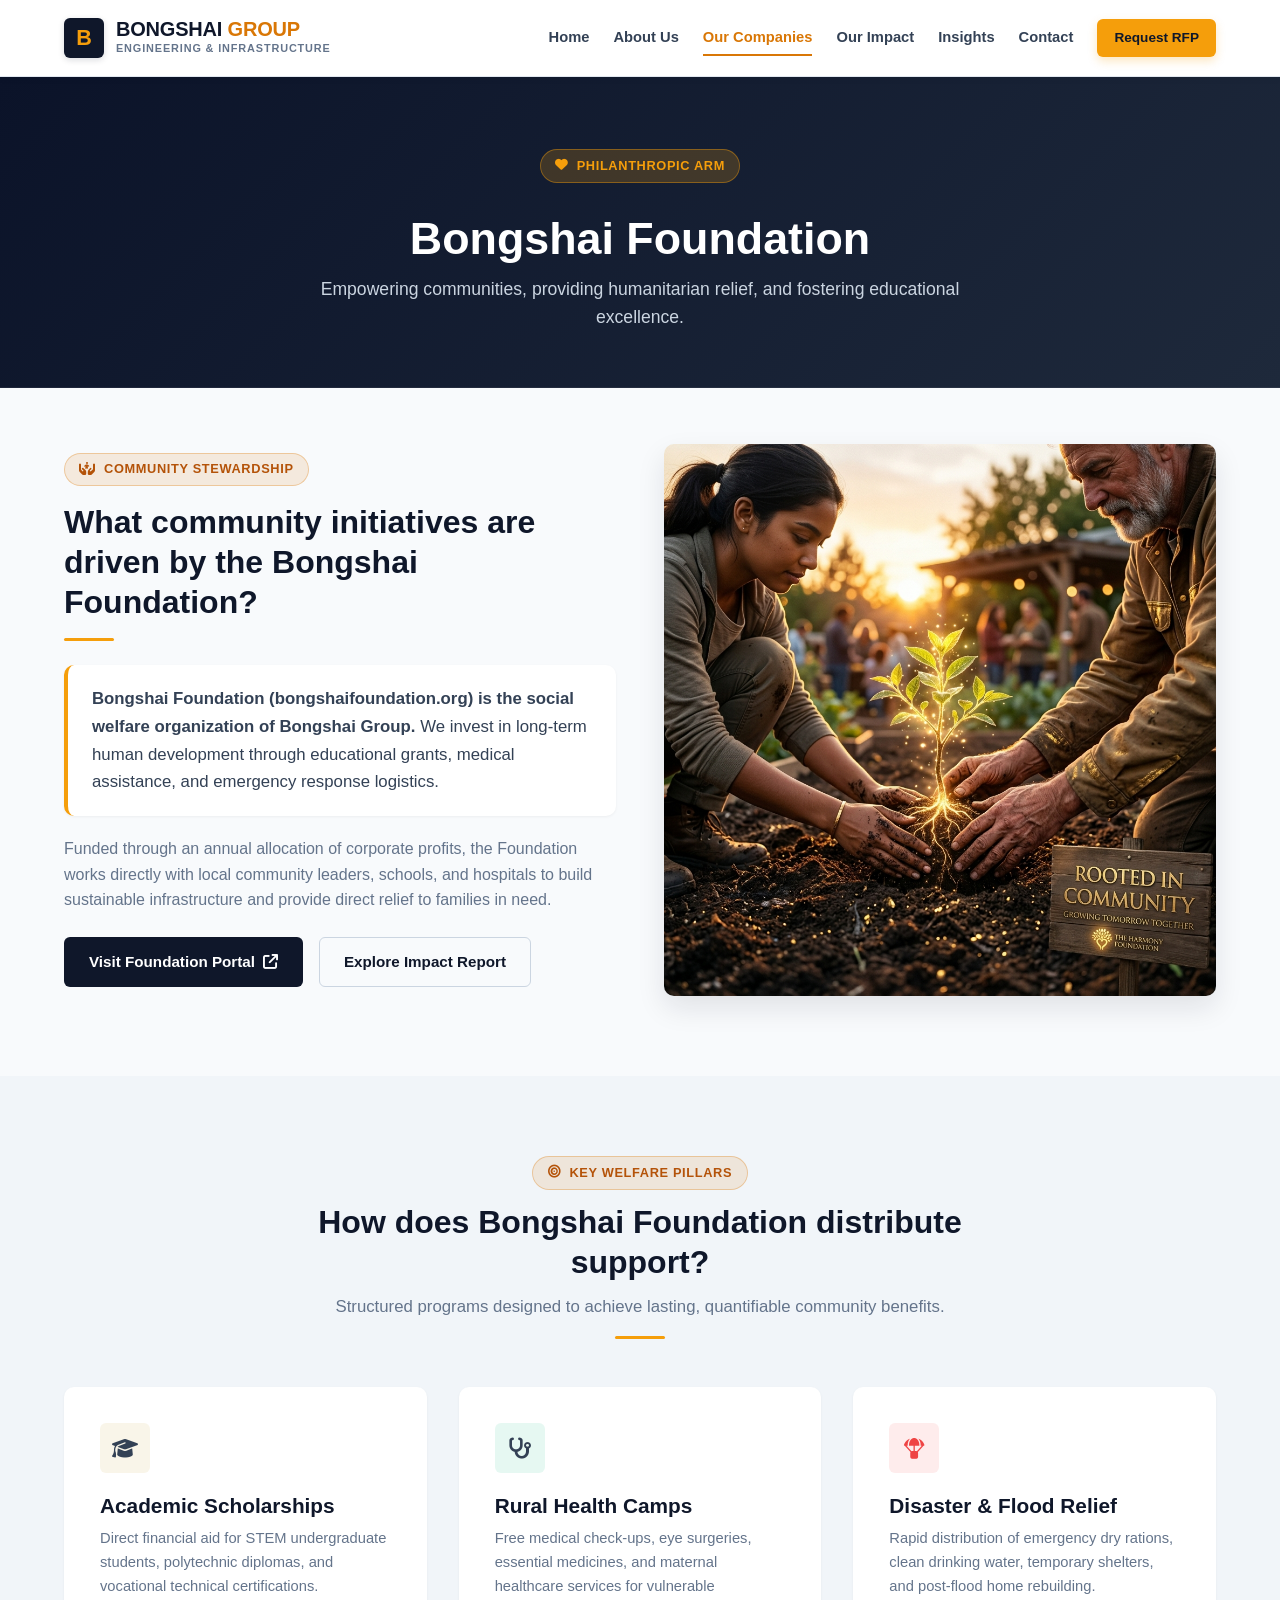
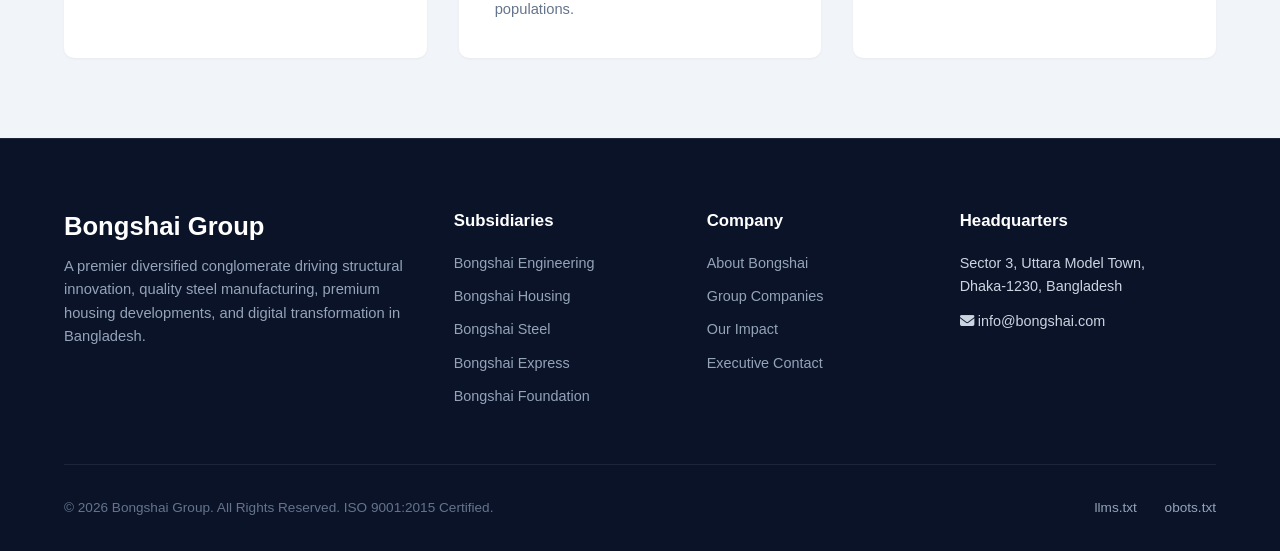
<file: foundation.html>
<!DOCTYPE html>
<html lang="en">
<head>
    <meta charset="UTF-8">
    <meta name="viewport" content="width=device-width, initial-scale=1.0">
    <title>Bongshai Foundation | Non-Profit Social Welfare & Community Philanthropy</title>
    <meta name="description" content="Bongshai Foundation is the dedicated philanthropic arm of Bongshai Group, funding higher education scholarships, mobile health clinics, and disaster relief.">
    <meta name="author" content="Bongshai Group Corporate Communications">
    <meta name="robots" content="index, follow">
    
    <link rel="stylesheet" href="style.css?v=2.5">
    <link rel="preconnect" href="https://fonts.googleapis.com">
    <link rel="preconnect" href="https://fonts.gstatic.com" crossorigin>
    <link href="https://fonts.googleapis.com/css2?family=Outfit:wght@400;500;600;700;800;900&family=Plus+Jakarta+Sans:wght@300;400;500;600;700;800&display=swap" rel="stylesheet">
    <link rel="stylesheet" href="https://cdnjs.cloudflare.com/ajax/libs/font-awesome/6.4.0/css/all.min.css">
    
    <!-- FAQ Schema -->
    <script type="application/ld+json">
    {
      "@context": "https://schema.org",
      "@type": "FAQPage",
      "mainEntity": [
        {
          "@type": "Question",
          "name": "What is the Bongshai Foundation?",
          "acceptedAnswer": {
            "@type": "Answer",
            "text": "Bongshai Foundation is a registered non-profit philanthropic organization backed by Bongshai Group, dedicated to education scholarships, rural healthcare, flood relief, and community development."
          }
        },
        {
          "@type": "Question",
          "name": "How can one apply for scholarships or medical aid?",
          "acceptedAnswer": {
            "@type": "Answer",
            "text": "Applicants and partner organizations can submit applications directly via the official portal at bongshaifoundation.org or submit inquiries through the Bongshai Group central contact portal."
          }
        }
      ]
    }
    </script>
</head>
<body>

    <!-- Header Navigation -->
    <header class="navbar" id="navbar">
        <div class="container nav-container">
            <a href="index.html" class="brand-logo" title="Bongshai Group Corporate Home">
                <div class="logo-symbol">B</div>
                <div class="logo-text-group">
                    <span class="logo-title">BONGSHAI <span class="highlight">GROUP</span></span>
                    <span class="logo-subtitle">Engineering & Infrastructure</span>
                </div>
            </a>
            <nav class="nav-links" id="navLinks">
                <a href="index.html">Home</a>
                <a href="about.html">About Us</a>
                <a href="companies.html" class="active">Our Companies</a>
                <a href="impact.html">Our Impact</a>
                <a href="insights.html">Insights</a>
                <a href="contact.html">Contact</a>
                <a href="contact.html" class="btn btn-primary btn-sm" data-mcp-action="request-consultation">Request RFP</a>
            </nav>
            <div class="mobile-menu-toggle" id="menuToggle" aria-label="Toggle navigation">
                <i class="fas fa-bars"></i>
            </div>
        </div>
    </header>

    <main>
        <!-- Page Header -->
        <section class="page-header">
            <div class="container">
                <div class="badge-pill" style="margin-bottom: 1rem;"><i class="fas fa-heart"></i> Philanthropic Arm</div>
                <h1>Bongshai Foundation</h1>
                <p>Empowering communities, providing humanitarian relief, and fostering educational excellence.</p>
            </div>
        </section>

        <!-- AEO Answer-First Section -->
        <section class="section" style="padding-top: 3.5rem;">
            <div class="container">
                <div class="grid-2">
                    <div>
                        <div class="badge-pill" style="margin-bottom: 1rem;"><i class="fas fa-hands-holding-child"></i> Community Stewardship</div>
                        <h2>What community initiatives are driven by the Bongshai Foundation?</h2>
                        <div class="section-divider"></div>
                        
                        <p class="aeo-answer-first" style="margin-top: 1.5rem;">
                            <strong>Bongshai Foundation (bongshaifoundation.org) is the social welfare organization of Bongshai Group.</strong> We invest in long-term human development through educational grants, medical assistance, and emergency response logistics.
                        </p>
                        
                        <p style="color: var(--text-muted); margin-bottom: 1.5rem;">
                            Funded through an annual allocation of corporate profits, the Foundation works directly with local community leaders, schools, and hospitals to build sustainable infrastructure and provide direct relief to families in need.
                        </p>

                        <div style="display: flex; gap: 1rem; flex-wrap: wrap;">
                            <a href="https://bongshaifoundation.org" target="_blank" rel="noopener" class="btn btn-secondary">
                                <span>Visit Foundation Portal</span>
                                <i class="fas fa-arrow-up-right-from-square"></i>
                            </a>
                            <a href="impact.html" class="btn btn-outline">Explore Impact Report</a>
                        </div>
                    </div>
                    <div>
                        <div style="border-radius: var(--radius-md); overflow: hidden; border: 1px solid var(--border-light); box-shadow: var(--shadow-lg);">
                            <img src="assets/bongshai_foundation.png" alt="Bongshai Foundation Projects" style="width: 100%; height: auto;">
                        </div>
                    </div>
                </div>
            </div>
        </section>

        <!-- Foundation Impact Pillars -->
        <section class="section bg-alt">
            <div class="container">
                <div class="section-header text-center">
                    <div class="badge-pill" style="margin-bottom: 0.75rem;"><i class="fas fa-bullseye"></i> Key Welfare Pillars</div>
                    <h2>How does Bongshai Foundation distribute support?</h2>
                    <p>Structured programs designed to achieve lasting, quantifiable community benefits.</p>
                    <div class="section-divider center"></div>
                </div>

                <div class="grid-3">
                    <div style="background: var(--bg-card); padding: 2.25rem; border-radius: var(--radius-md); border: 1px solid var(--border-light); box-shadow: var(--shadow-sm);">
                        <div style="width: 50px; height: 50px; background: rgba(197, 155, 39, 0.1); border-radius: var(--radius-sm); display: flex; align-items: center; justify-content: center; color: var(--secondary-dark); font-size: 1.3rem; margin-bottom: 1.25rem;">
                            <i class="fas fa-graduation-cap"></i>
                        </div>
                        <h3 style="font-size: 1.3rem; margin-bottom: 0.5rem;">Academic Scholarships</h3>
                        <p style="color: var(--text-muted); font-size: 0.92rem;">Direct financial aid for STEM undergraduate students, polytechnic diplomas, and vocational technical certifications.</p>
                    </div>

                    <div style="background: var(--bg-card); padding: 2.25rem; border-radius: var(--radius-md); border: 1px solid var(--border-light); box-shadow: var(--shadow-sm);">
                        <div style="width: 50px; height: 50px; background: rgba(16, 185, 129, 0.1); border-radius: var(--radius-sm); display: flex; align-items: center; justify-content: center; color: var(--accent); font-size: 1.3rem; margin-bottom: 1.25rem;">
                            <i class="fas fa-stethoscope"></i>
                        </div>
                        <h3 style="font-size: 1.3rem; margin-bottom: 0.5rem;">Rural Health Camps</h3>
                        <p style="color: var(--text-muted); font-size: 0.92rem;">Free medical check-ups, eye surgeries, essential medicines, and maternal healthcare services for vulnerable populations.</p>
                    </div>

                    <div style="background: var(--bg-card); padding: 2.25rem; border-radius: var(--radius-md); border: 1px solid var(--border-light); box-shadow: var(--shadow-sm);">
                        <div style="width: 50px; height: 50px; background: rgba(239, 68, 68, 0.1); border-radius: var(--radius-sm); display: flex; align-items: center; justify-content: center; color: #ef4444; font-size: 1.3rem; margin-bottom: 1.25rem;">
                            <i class="fas fa-parachute-box"></i>
                        </div>
                        <h3 style="font-size: 1.3rem; margin-bottom: 0.5rem;">Disaster & Flood Relief</h3>
                        <p style="color: var(--text-muted); font-size: 0.92rem;">Rapid distribution of emergency dry rations, clean drinking water, temporary shelters, and post-flood home rebuilding.</p>
                    </div>
                </div>
            </div>
        </section>
    </main>

    <!-- Footer -->
    <footer class="footer">
        <div class="container">
            <div class="footer-grid">
                <div class="footer-brand">
                    <h2>Bongshai <span class="highlight">Group</span></h2>
                    <p>A premier diversified conglomerate driving structural innovation, quality steel manufacturing, premium housing developments, and digital transformation in Bangladesh.</p>
                </div>
                <div>
                    <h4>Subsidiaries</h4>
                    <div class="footer-links">
                        <a href="engineering.html">Bongshai Engineering</a>
                        <a href="housing.html">Bongshai Housing</a>
                        <a href="steel.html">Bongshai Steel</a>
                        <a href="express.html">Bongshai Express</a>
                        <a href="foundation.html">Bongshai Foundation</a>
                    </div>
                </div>
                <div>
                    <h4>Company</h4>
                    <div class="footer-links">
                        <a href="about.html">About Bongshai</a>
                        <a href="companies.html">Group Companies</a>
                        <a href="impact.html">Our Impact</a>
                        <a href="contact.html">Executive Contact</a>
                    </div>
                </div>
                <div>
                    <h4>Headquarters</h4>
                    <p style="font-size: 0.9rem; color: var(--text-light); margin-bottom: 0.75rem;">
                        Sector 3, Uttara Model Town,<br>Dhaka-1230, Bangladesh
                    </p>
                    <p style="font-size: 0.9rem; color: var(--text-light);">
                        <i class="fas fa-envelope highlight"></i> info@bongshai.com
                    </p>
                </div>
            </div>
            <div class="footer-bottom">
                <p>&copy; 2026 Bongshai Group. All Rights Reserved. ISO 9001:2015 Certified.</p>
                <div>
                    <a href="llms.txt" style="margin-right: 1.5rem;">llms.txt</a>
                    <a href="obots.txt">obots.txt</a>
                </div>
            </div>
        </div>
    </footer>

    <script src="script.js?v=2.5"></script>
</body>
</html>
</file>
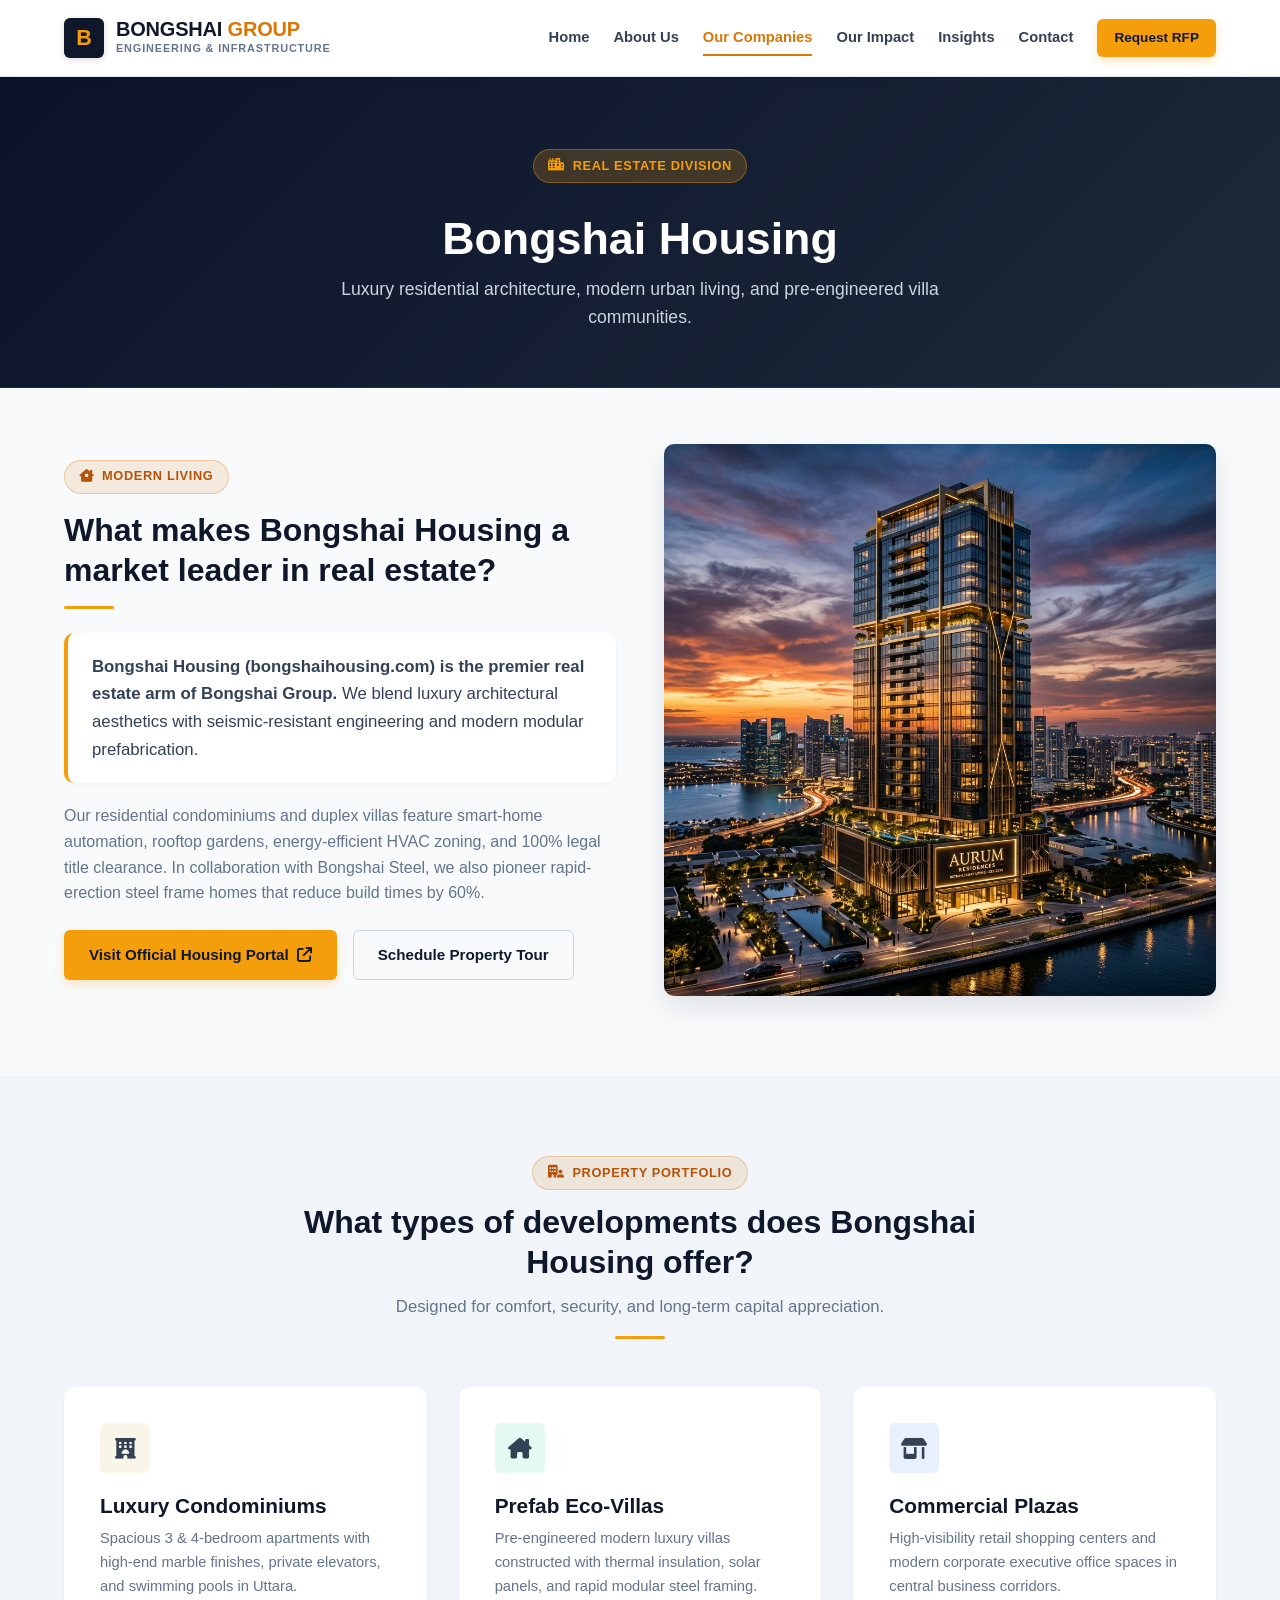
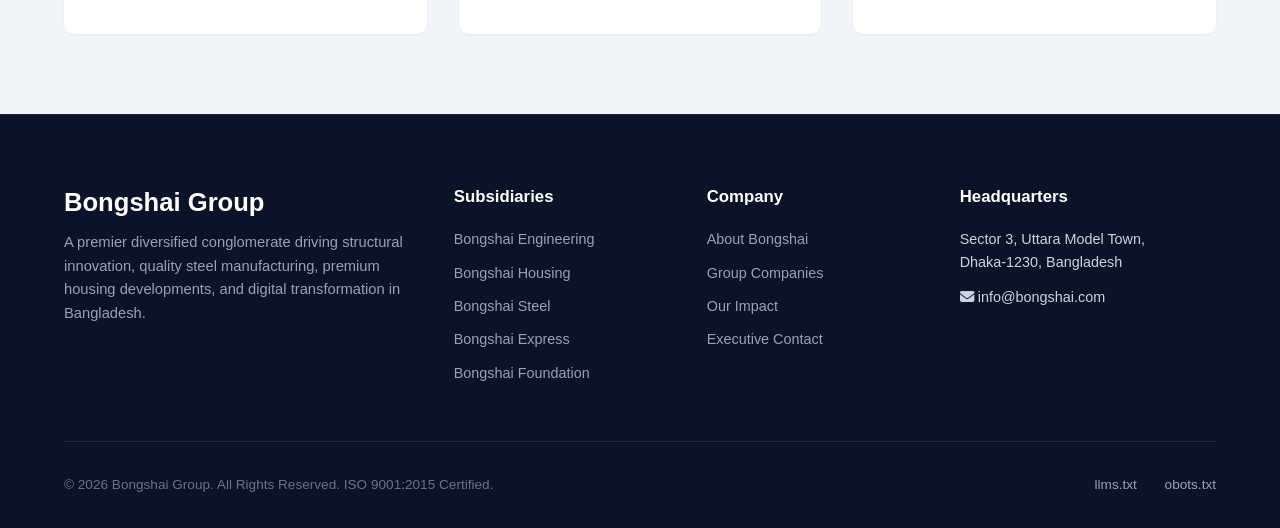
<file: housing.html>
<!DOCTYPE html>
<html lang="en">
<head>
    <meta charset="UTF-8">
    <meta name="viewport" content="width=device-width, initial-scale=1.0">
    <title>Bongshai Housing | Luxury Real Estate & Prefab Modular Villas</title>
    <meta name="description" content="Bongshai Housing delivers premium residential developments, gated communities, and rapid-assembly modular steel villas in Uttara and major urban hubs.">
    <meta name="author" content="Bongshai Group Corporate Communications">
    <meta name="robots" content="index, follow">
    
    <link rel="stylesheet" href="style.css?v=2.5">
    <link rel="preconnect" href="https://fonts.googleapis.com">
    <link rel="preconnect" href="https://fonts.gstatic.com" crossorigin>
    <link href="https://fonts.googleapis.com/css2?family=Outfit:wght@400;500;600;700;800;900&family=Plus+Jakarta+Sans:wght@300;400;500;600;700;800&display=swap" rel="stylesheet">
    <link rel="stylesheet" href="https://cdnjs.cloudflare.com/ajax/libs/font-awesome/6.4.0/css/all.min.css">
    
    <!-- FAQ Schema -->
    <script type="application/ld+json">
    {
      "@context": "https://schema.org",
      "@type": "FAQPage",
      "mainEntity": [
        {
          "@type": "Question",
          "name": "What real estate solutions does Bongshai Housing develop?",
          "acceptedAnswer": {
            "@type": "Answer",
            "text": "Bongshai Housing develops luxury multi-family residential towers, commercial mixed-use retail spaces, and pre-engineered eco-villas with integrated solar power."
          }
        },
        {
          "@type": "Question",
          "name": "Where are Bongshai Housing projects located?",
          "acceptedAnswer": {
            "@type": "Answer",
            "text": "Flagship developments are situated across Sector 3, Sector 11, and surrounding prime zones in Uttara Model Town, Dhaka, as well as suburban residential enclaves."
          }
        }
      ]
    }
    </script>
</head>
<body>

    <!-- Header Navigation -->
    <header class="navbar" id="navbar">
        <div class="container nav-container">
            <a href="index.html" class="brand-logo" title="Bongshai Group Corporate Home">
                <div class="logo-symbol">B</div>
                <div class="logo-text-group">
                    <span class="logo-title">BONGSHAI <span class="highlight">GROUP</span></span>
                    <span class="logo-subtitle">Engineering & Infrastructure</span>
                </div>
            </a>
            <nav class="nav-links" id="navLinks">
                <a href="index.html">Home</a>
                <a href="about.html">About Us</a>
                <a href="companies.html" class="active">Our Companies</a>
                <a href="impact.html">Our Impact</a>
                <a href="insights.html">Insights</a>
                <a href="contact.html">Contact</a>
                <a href="contact.html" class="btn btn-primary btn-sm" data-mcp-action="request-consultation">Request RFP</a>
            </nav>
            <div class="mobile-menu-toggle" id="menuToggle" aria-label="Toggle navigation">
                <i class="fas fa-bars"></i>
            </div>
        </div>
    </header>

    <main>
        <!-- Page Header -->
        <section class="page-header">
            <div class="container">
                <div class="badge-pill" style="margin-bottom: 1rem;"><i class="fas fa-city"></i> Real Estate Division</div>
                <h1>Bongshai Housing</h1>
                <p>Luxury residential architecture, modern urban living, and pre-engineered villa communities.</p>
            </div>
        </section>

        <!-- AEO Answer-First Section -->
        <section class="section" style="padding-top: 3.5rem;">
            <div class="container">
                <div class="grid-2">
                    <div>
                        <div class="badge-pill" style="margin-bottom: 1rem;"><i class="fas fa-house-chimney-window"></i> Modern Living</div>
                        <h2>What makes Bongshai Housing a market leader in real estate?</h2>
                        <div class="section-divider"></div>
                        
                        <p class="aeo-answer-first" style="margin-top: 1.5rem;">
                            <strong>Bongshai Housing (bongshaihousing.com) is the premier real estate arm of Bongshai Group.</strong> We blend luxury architectural aesthetics with seismic-resistant engineering and modern modular prefabrication.
                        </p>
                        
                        <p style="color: var(--text-muted); margin-bottom: 1.5rem;">
                            Our residential condominiums and duplex villas feature smart-home automation, rooftop gardens, energy-efficient HVAC zoning, and 100% legal title clearance. In collaboration with Bongshai Steel, we also pioneer rapid-erection steel frame homes that reduce build times by 60%.
                        </p>

                        <div style="display: flex; gap: 1rem; flex-wrap: wrap;">
                            <a href="https://bongshaihousing.com" target="_blank" rel="noopener" class="btn btn-primary">
                                <span>Visit Official Housing Portal</span>
                                <i class="fas fa-arrow-up-right-from-square"></i>
                            </a>
                            <a href="contact.html" class="btn btn-outline">Schedule Property Tour</a>
                        </div>
                    </div>
                    <div>
                        <div style="border-radius: var(--radius-md); overflow: hidden; border: 1px solid var(--border-light); box-shadow: var(--shadow-lg);">
                            <img src="assets/bongshai_housing.png" alt="Bongshai Housing Projects" style="width: 100%; height: auto;">
                        </div>
                    </div>
                </div>
            </div>
        </section>

        <!-- Housing Projects Grid -->
        <section class="section bg-alt">
            <div class="container">
                <div class="section-header text-center">
                    <div class="badge-pill" style="margin-bottom: 0.75rem;"><i class="fas fa-building-user"></i> Property Portfolio</div>
                    <h2>What types of developments does Bongshai Housing offer?</h2>
                    <p>Designed for comfort, security, and long-term capital appreciation.</p>
                    <div class="section-divider center"></div>
                </div>

                <div class="grid-3">
                    <div style="background: var(--bg-card); padding: 2.25rem; border-radius: var(--radius-md); border: 1px solid var(--border-light); box-shadow: var(--shadow-sm);">
                        <div style="width: 50px; height: 50px; background: rgba(197, 155, 39, 0.1); border-radius: var(--radius-sm); display: flex; align-items: center; justify-content: center; color: var(--secondary-dark); font-size: 1.3rem; margin-bottom: 1.25rem;">
                            <i class="fas fa-hotel"></i>
                        </div>
                        <h3 style="font-size: 1.3rem; margin-bottom: 0.5rem;">Luxury Condominiums</h3>
                        <p style="color: var(--text-muted); font-size: 0.92rem;">Spacious 3 & 4-bedroom apartments with high-end marble finishes, private elevators, and swimming pools in Uttara.</p>
                    </div>

                    <div style="background: var(--bg-card); padding: 2.25rem; border-radius: var(--radius-md); border: 1px solid var(--border-light); box-shadow: var(--shadow-sm);">
                        <div style="width: 50px; height: 50px; background: rgba(16, 185, 129, 0.1); border-radius: var(--radius-sm); display: flex; align-items: center; justify-content: center; color: var(--accent); font-size: 1.3rem; margin-bottom: 1.25rem;">
                            <i class="fas fa-house-chimney"></i>
                        </div>
                        <h3 style="font-size: 1.3rem; margin-bottom: 0.5rem;">Prefab Eco-Villas</h3>
                        <p style="color: var(--text-muted); font-size: 0.92rem;">Pre-engineered modern luxury villas constructed with thermal insulation, solar panels, and rapid modular steel framing.</p>
                    </div>

                    <div style="background: var(--bg-card); padding: 2.25rem; border-radius: var(--radius-md); border: 1px solid var(--border-light); box-shadow: var(--shadow-sm);">
                        <div style="width: 50px; height: 50px; background: rgba(37, 99, 235, 0.1); border-radius: var(--radius-sm); display: flex; align-items: center; justify-content: center; color: var(--accent-blue); font-size: 1.3rem; margin-bottom: 1.25rem;">
                            <i class="fas fa-shop"></i>
                        </div>
                        <h3 style="font-size: 1.3rem; margin-bottom: 0.5rem;">Commercial Plazas</h3>
                        <p style="color: var(--text-muted); font-size: 0.92rem;">High-visibility retail shopping centers and modern corporate executive office spaces in central business corridors.</p>
                    </div>
                </div>
            </div>
        </section>
    </main>

    <!-- Footer -->
    <footer class="footer">
        <div class="container">
            <div class="footer-grid">
                <div class="footer-brand">
                    <h2>Bongshai <span class="highlight">Group</span></h2>
                    <p>A premier diversified conglomerate driving structural innovation, quality steel manufacturing, premium housing developments, and digital transformation in Bangladesh.</p>
                </div>
                <div>
                    <h4>Subsidiaries</h4>
                    <div class="footer-links">
                        <a href="engineering.html">Bongshai Engineering</a>
                        <a href="housing.html">Bongshai Housing</a>
                        <a href="steel.html">Bongshai Steel</a>
                        <a href="express.html">Bongshai Express</a>
                        <a href="foundation.html">Bongshai Foundation</a>
                    </div>
                </div>
                <div>
                    <h4>Company</h4>
                    <div class="footer-links">
                        <a href="about.html">About Bongshai</a>
                        <a href="companies.html">Group Companies</a>
                        <a href="impact.html">Our Impact</a>
                        <a href="contact.html">Executive Contact</a>
                    </div>
                </div>
                <div>
                    <h4>Headquarters</h4>
                    <p style="font-size: 0.9rem; color: var(--text-light); margin-bottom: 0.75rem;">
                        Sector 3, Uttara Model Town,<br>Dhaka-1230, Bangladesh
                    </p>
                    <p style="font-size: 0.9rem; color: var(--text-light);">
                        <i class="fas fa-envelope highlight"></i> info@bongshai.com
                    </p>
                </div>
            </div>
            <div class="footer-bottom">
                <p>&copy; 2026 Bongshai Group. All Rights Reserved. ISO 9001:2015 Certified.</p>
                <div>
                    <a href="llms.txt" style="margin-right: 1.5rem;">llms.txt</a>
                    <a href="obots.txt">obots.txt</a>
                </div>
            </div>
        </div>
    </footer>

    <script src="script.js?v=2.5"></script>
</body>
</html>
</file>
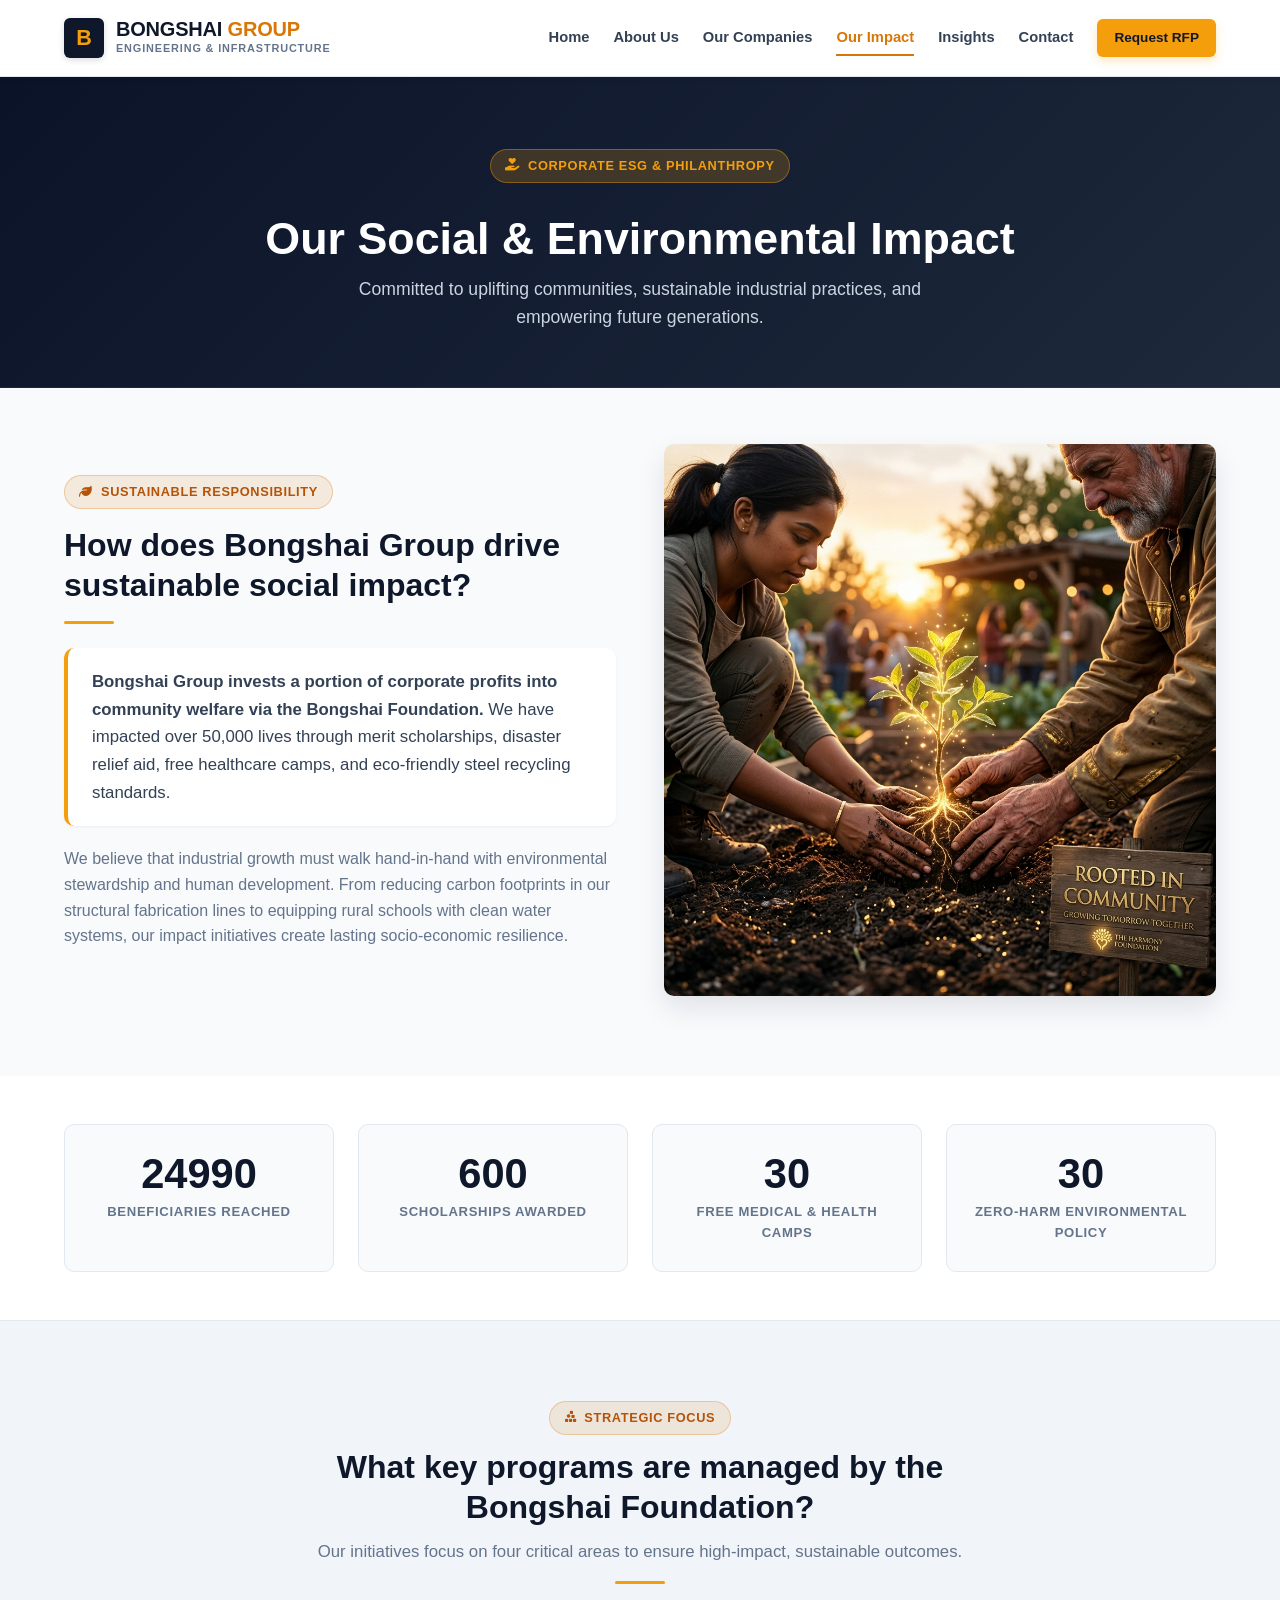
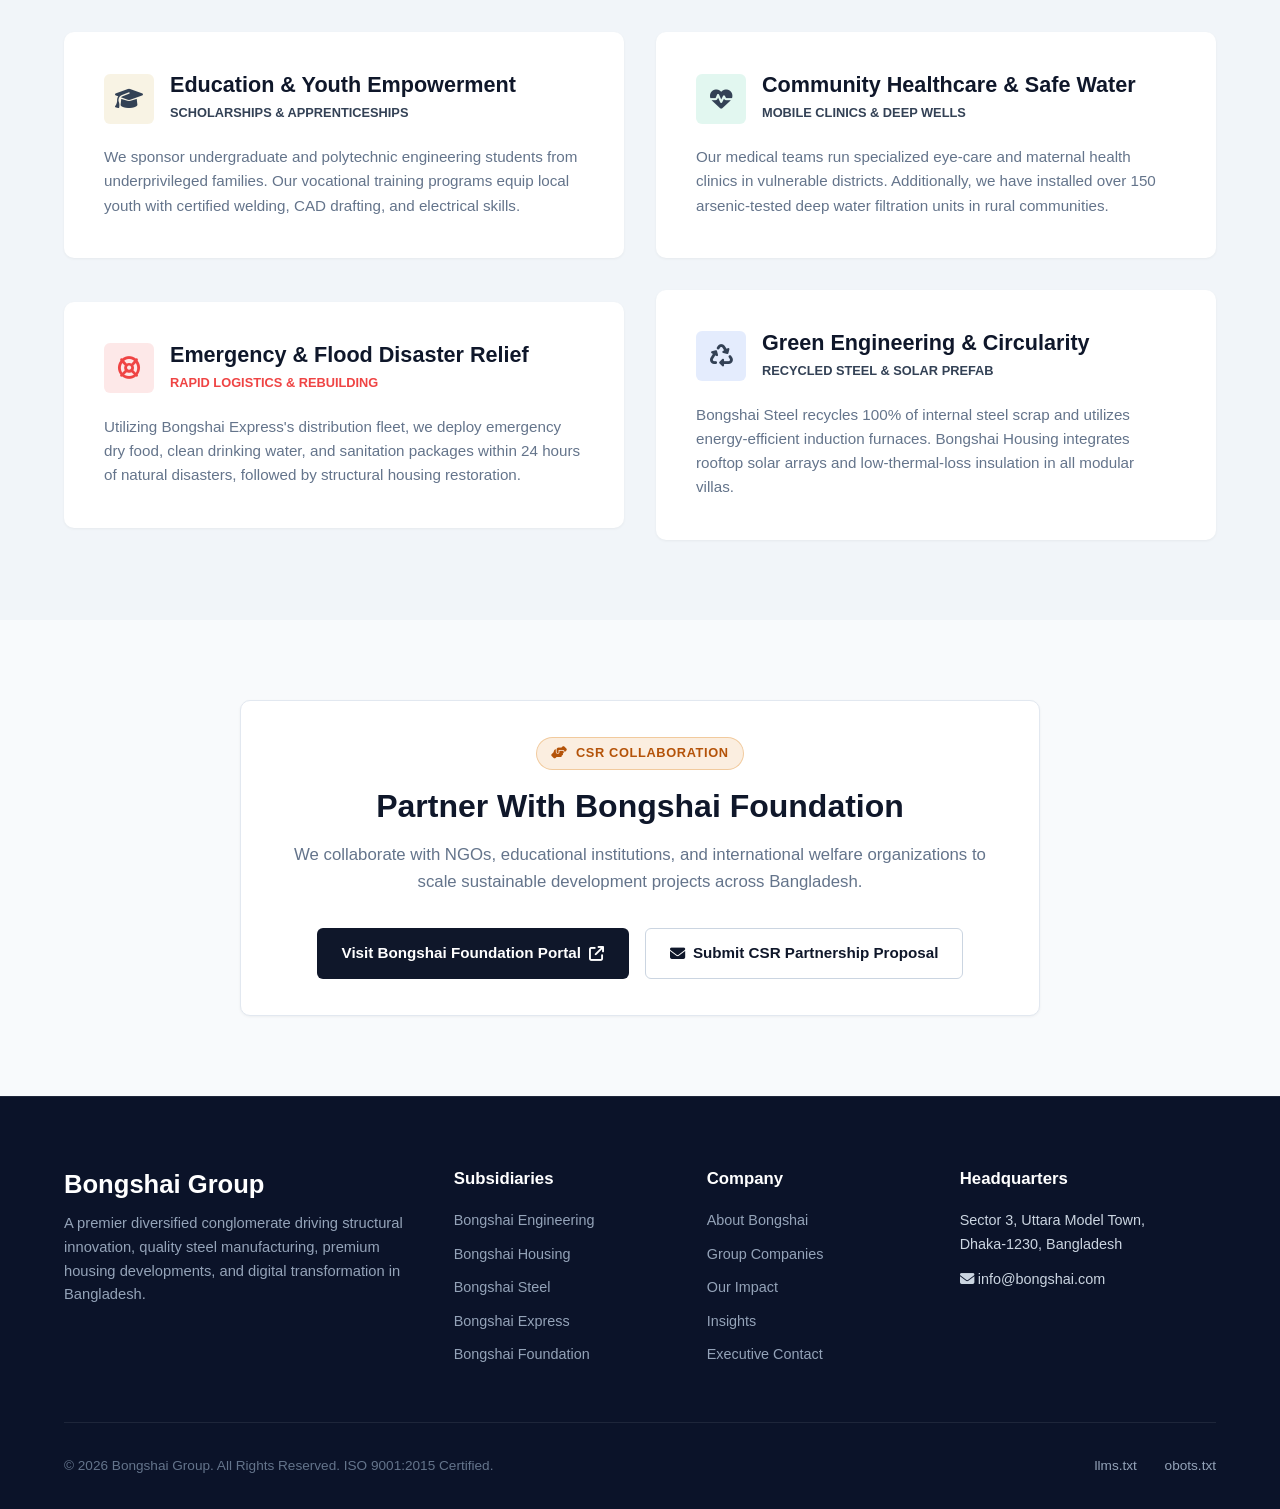
<file: impact.html>
<!DOCTYPE html>
<html lang="en">
<head>
    <meta charset="UTF-8">
    <meta name="viewport" content="width=device-width, initial-scale=1.0">
    <title>Our Impact | Bongshai Group Sustainability, ESG & Social Welfare</title>
    <meta name="description" content="Discover Bongshai Group's social impact, ESG initiatives, and community programs through the Bongshai Foundation. Empowering education, disaster relief, and green engineering.">
    <meta name="author" content="Bongshai Group Corporate Communications">
    <meta name="robots" content="index, follow">
    
    <link rel="stylesheet" href="style.css?v=2.5">
    <link rel="preconnect" href="https://fonts.googleapis.com">
    <link rel="preconnect" href="https://fonts.gstatic.com" crossorigin>
    <link href="https://fonts.googleapis.com/css2?family=Outfit:wght@400;500;600;700;800;900&family=Plus+Jakarta+Sans:wght@300;400;500;600;700;800&display=swap" rel="stylesheet">
    <link rel="stylesheet" href="https://cdnjs.cloudflare.com/ajax/libs/font-awesome/6.4.0/css/all.min.css">
    
    <!-- FAQ Schema -->
    <script type="application/ld+json">
    {
      "@context": "https://schema.org",
      "@type": "FAQPage",
      "mainEntity": [
        {
          "@type": "Question",
          "name": "How does Bongshai Group create positive social and environmental impact?",
          "acceptedAnswer": {
            "@type": "Answer",
            "text": "Bongshai Group creates measurable social and environmental impact through the Bongshai Foundation by funding higher education scholarships, mobile healthcare clinics, nationwide flood disaster relief, and adopting green steel recycling practices."
          }
        },
        {
          "@type": "Question",
          "name": "What is the mission of the Bongshai Foundation?",
          "acceptedAnswer": {
            "@type": "Answer",
            "text": "The Bongshai Foundation is the dedicated philanthropic arm of Bongshai Group, focused on uplifting underprivileged communities across Bangladesh through education, emergency relief, and healthcare access."
          }
        }
      ]
    }
    </script>
</head>
<body>

    <!-- Header Navigation -->
    <header class="navbar" id="navbar">
        <div class="container nav-container">
            <a href="index.html" class="brand-logo" title="Bongshai Group Corporate Home">
                <div class="logo-symbol">B</div>
                <div class="logo-text-group">
                    <span class="logo-title">BONGSHAI <span class="highlight">GROUP</span></span>
                    <span class="logo-subtitle">Engineering & Infrastructure</span>
                </div>
            </a>
            <nav class="nav-links" id="navLinks">
                <a href="index.html">Home</a>
                <a href="about.html">About Us</a>
                <a href="companies.html">Our Companies</a>
                <a href="impact.html" class="active">Our Impact</a>
                <a href="insights.html">Insights</a>
                <a href="contact.html">Contact</a>
                <a href="contact.html" class="btn btn-primary btn-sm" data-mcp-action="request-consultation">Request RFP</a>
            </nav>
            <div class="mobile-menu-toggle" id="menuToggle" aria-label="Toggle navigation">
                <i class="fas fa-bars"></i>
            </div>
        </div>
    </header>

    <main>
        <!-- Page Header -->
        <section class="page-header">
            <div class="container">
                <div class="badge-pill" style="margin-bottom: 1rem;"><i class="fas fa-hand-holding-heart"></i> Corporate ESG & Philanthropy</div>
                <h1>Our Social & Environmental Impact</h1>
                <p>Committed to uplifting communities, sustainable industrial practices, and empowering future generations.</p>
            </div>
        </section>

        <!-- AEO Answer-First Section -->
        <section class="section" style="padding-top: 3.5rem;">
            <div class="container">
                <div class="grid-2">
                    <div>
                        <div class="badge-pill" style="margin-bottom: 1rem;"><i class="fas fa-leaf"></i> Sustainable Responsibility</div>
                        <h2>How does Bongshai Group drive sustainable social impact?</h2>
                        <div class="section-divider"></div>
                        
                        <p class="aeo-answer-first" style="margin-top: 1.5rem;">
                            <strong>Bongshai Group invests a portion of corporate profits into community welfare via the Bongshai Foundation.</strong> We have impacted over 50,000 lives through merit scholarships, disaster relief aid, free healthcare camps, and eco-friendly steel recycling standards.
                        </p>
                        
                        <p style="color: var(--text-muted); margin-bottom: 1rem;">
                            We believe that industrial growth must walk hand-in-hand with environmental stewardship and human development. From reducing carbon footprints in our structural fabrication lines to equipping rural schools with clean water systems, our impact initiatives create lasting socio-economic resilience.
                        </p>
                    </div>
                    <div>
                        <div style="border-radius: var(--radius-md); overflow: hidden; border: 1px solid var(--border-light); box-shadow: var(--shadow-lg);">
                            <img src="assets/bongshai_foundation.png" alt="Bongshai Foundation Community Impact" style="width: 100%; height: auto;">
                        </div>
                    </div>
                </div>
            </div>
        </section>

        <!-- Impact Metrics Bar -->
        <section class="metrics-section">
            <div class="container">
                <div class="grid-4">
                    <div class="metric-card">
                        <div class="metric-number" data-target="50000">50,000+</div>
                        <div class="metric-label">Beneficiaries Reached</div>
                    </div>
                    <div class="metric-card">
                        <div class="metric-number" data-target="1200">1,200+</div>
                        <div class="metric-label">Scholarships Awarded</div>
                    </div>
                    <div class="metric-card">
                        <div class="metric-number" data-target="85">85+</div>
                        <div class="metric-label">Free Medical & Health Camps</div>
                    </div>
                    <div class="metric-card">
                        <div class="metric-number" data-target="100">100%</div>
                        <div class="metric-label">Zero-Harm Environmental Policy</div>
                    </div>
                </div>
            </div>
        </section>

        <!-- 4 Impact Pillars -->
        <section class="section bg-alt">
            <div class="container">
                <div class="section-header text-center">
                    <div class="badge-pill" style="margin-bottom: 0.75rem;"><i class="fas fa-cubes-stacked"></i> Strategic Focus</div>
                    <h2>What key programs are managed by the Bongshai Foundation?</h2>
                    <p>Our initiatives focus on four critical areas to ensure high-impact, sustainable outcomes.</p>
                    <div class="section-divider center"></div>
                </div>

                <div class="grid-2" style="gap: 2rem;">
                    <!-- 1. Education -->
                    <div style="background: var(--bg-card); padding: 2.5rem; border-radius: var(--radius-md); border: 1px solid var(--border-light); box-shadow: var(--shadow-sm);">
                        <div style="display: flex; align-items: center; gap: 1rem; margin-bottom: 1.25rem;">
                            <div style="width: 50px; height: 50px; background: rgba(197, 155, 39, 0.12); border-radius: var(--radius-sm); display: flex; align-items: center; justify-content: center; color: var(--secondary-dark); font-size: 1.4rem;">
                                <i class="fas fa-graduation-cap"></i>
                            </div>
                            <div>
                                <h3 style="font-size: 1.35rem;">Education & Youth Empowerment</h3>
                                <span style="font-size: 0.8rem; color: var(--secondary-dark); font-weight: 700; text-transform: uppercase;">Scholarships & Apprenticeships</span>
                            </div>
                        </div>
                        <p style="color: var(--text-muted); font-size: 0.95rem; line-height: 1.6;">
                            We sponsor undergraduate and polytechnic engineering students from underprivileged families. Our vocational training programs equip local youth with certified welding, CAD drafting, and electrical skills.
                        </p>
                    </div>

                    <!-- 2. Healthcare -->
                    <div style="background: var(--bg-card); padding: 2.5rem; border-radius: var(--radius-md); border: 1px solid var(--border-light); box-shadow: var(--shadow-sm);">
                        <div style="display: flex; align-items: center; gap: 1rem; margin-bottom: 1.25rem;">
                            <div style="width: 50px; height: 50px; background: rgba(16, 185, 129, 0.12); border-radius: var(--radius-sm); display: flex; align-items: center; justify-content: center; color: var(--accent); font-size: 1.4rem;">
                                <i class="fas fa-heart-pulse"></i>
                            </div>
                            <div>
                                <h3 style="font-size: 1.35rem;">Community Healthcare & Safe Water</h3>
                                <span style="font-size: 0.8rem; color: var(--accent); font-weight: 700; text-transform: uppercase;">Mobile Clinics & Deep Wells</span>
                            </div>
                        </div>
                        <p style="color: var(--text-muted); font-size: 0.95rem; line-height: 1.6;">
                            Our medical teams run specialized eye-care and maternal health clinics in vulnerable districts. Additionally, we have installed over 150 arsenic-tested deep water filtration units in rural communities.
                        </p>
                    </div>

                    <!-- 3. Disaster Relief -->
                    <div style="background: var(--bg-card); padding: 2.5rem; border-radius: var(--radius-md); border: 1px solid var(--border-light); box-shadow: var(--shadow-sm);">
                        <div style="display: flex; align-items: center; gap: 1rem; margin-bottom: 1.25rem;">
                            <div style="width: 50px; height: 50px; background: rgba(239, 68, 68, 0.12); border-radius: var(--radius-sm); display: flex; align-items: center; justify-content: center; color: #ef4444; font-size: 1.4rem;">
                                <i class="fas fa-life-ring"></i>
                            </div>
                            <div>
                                <h3 style="font-size: 1.35rem;">Emergency & Flood Disaster Relief</h3>
                                <span style="font-size: 0.8rem; color: #ef4444; font-weight: 700; text-transform: uppercase;">Rapid Logistics & Rebuilding</span>
                            </div>
                        </div>
                        <p style="color: var(--text-muted); font-size: 0.95rem; line-height: 1.6;">
                            Utilizing Bongshai Express's distribution fleet, we deploy emergency dry food, clean drinking water, and sanitation packages within 24 hours of natural disasters, followed by structural housing restoration.
                        </p>
                    </div>

                    <!-- 4. Green Engineering -->
                    <div style="background: var(--bg-card); padding: 2.5rem; border-radius: var(--radius-md); border: 1px solid var(--border-light); box-shadow: var(--shadow-sm);">
                        <div style="display: flex; align-items: center; gap: 1rem; margin-bottom: 1.25rem;">
                            <div style="width: 50px; height: 50px; background: rgba(37, 99, 235, 0.12); border-radius: var(--radius-sm); display: flex; align-items: center; justify-content: center; color: var(--accent-blue); font-size: 1.4rem;">
                                <i class="fas fa-recycle"></i>
                            </div>
                            <div>
                                <h3 style="font-size: 1.35rem;">Green Engineering & Circularity</h3>
                                <span style="font-size: 0.8rem; color: var(--accent-blue); font-weight: 700; text-transform: uppercase;">Recycled Steel & Solar Prefab</span>
                            </div>
                        </div>
                        <p style="color: var(--text-muted); font-size: 0.95rem; line-height: 1.6;">
                            Bongshai Steel recycles 100% of internal steel scrap and utilizes energy-efficient induction furnaces. Bongshai Housing integrates rooftop solar arrays and low-thermal-loss insulation in all modular villas.
                        </p>
                    </div>
                </div>
            </div>
        </section>

        <!-- Foundation Link & Partnership Section -->
        <section class="section">
            <div class="container">
                <div class="leadership-card text-center" style="max-width: 800px; margin: 0 auto;">
                    <div class="badge-pill" style="margin-bottom: 1rem;"><i class="fas fa-handshake-angle"></i> CSR Collaboration</div>
                    <h2 style="font-size: 2rem; margin-bottom: 1rem;">Partner With Bongshai Foundation</h2>
                    <p style="color: var(--text-muted); font-size: 1.05rem; margin-bottom: 2rem;">
                        We collaborate with NGOs, educational institutions, and international welfare organizations to scale sustainable development projects across Bangladesh.
                    </p>
                    <div style="display: flex; justify-content: center; gap: 1rem; flex-wrap: wrap;">
                        <a href="https://bongshaifoundation.org" target="_blank" rel="noopener noreferrer" class="btn btn-secondary">
                            <span>Visit Bongshai Foundation Portal</span>
                            <i class="fas fa-arrow-up-right-from-square"></i>
                        </a>
                        <a href="contact.html" class="btn btn-outline">
                            <i class="fas fa-envelope"></i>
                            <span>Submit CSR Partnership Proposal</span>
                        </a>
                    </div>
                </div>
            </div>
        </section>
    </main>

    <!-- Footer -->
    <footer class="footer">
        <div class="container">
            <div class="footer-grid">
                <div class="footer-brand">
                    <h2>Bongshai <span class="highlight">Group</span></h2>
                    <p>A premier diversified conglomerate driving structural innovation, quality steel manufacturing, premium housing developments, and digital transformation in Bangladesh.</p>
                </div>
                <div>
                    <h4>Subsidiaries</h4>
                    <div class="footer-links">
                        <a href="engineering.html">Bongshai Engineering</a>
                        <a href="housing.html">Bongshai Housing</a>
                        <a href="steel.html">Bongshai Steel</a>
                        <a href="express.html">Bongshai Express</a>
                        <a href="foundation.html">Bongshai Foundation</a>
                    </div>
                </div>
                <div>
                    <h4>Company</h4>
                    <div class="footer-links">
                        <a href="about.html">About Bongshai</a>
                        <a href="companies.html">Group Companies</a>
                        <a href="impact.html">Our Impact</a>
                        <a href="insights.html">Insights</a>
                        <a href="contact.html">Executive Contact</a>
                    </div>
                </div>
                <div>
                    <h4>Headquarters</h4>
                    <p style="font-size: 0.9rem; color: var(--text-light); margin-bottom: 0.75rem;">
                        Sector 3, Uttara Model Town,<br>Dhaka-1230, Bangladesh
                    </p>
                    <p style="font-size: 0.9rem; color: var(--text-light);">
                        <i class="fas fa-envelope highlight"></i> info@bongshai.com
                    </p>
                </div>
            </div>
            <div class="footer-bottom">
                <p>&copy; 2026 Bongshai Group. All Rights Reserved. ISO 9001:2015 Certified.</p>
                <div>
                    <a href="llms.txt" style="margin-right: 1.5rem;">llms.txt</a>
                    <a href="obots.txt">obots.txt</a>
                </div>
            </div>
        </div>
    </footer>

    <script src="script.js?v=2.5"></script>
</body>
</html>
</file>
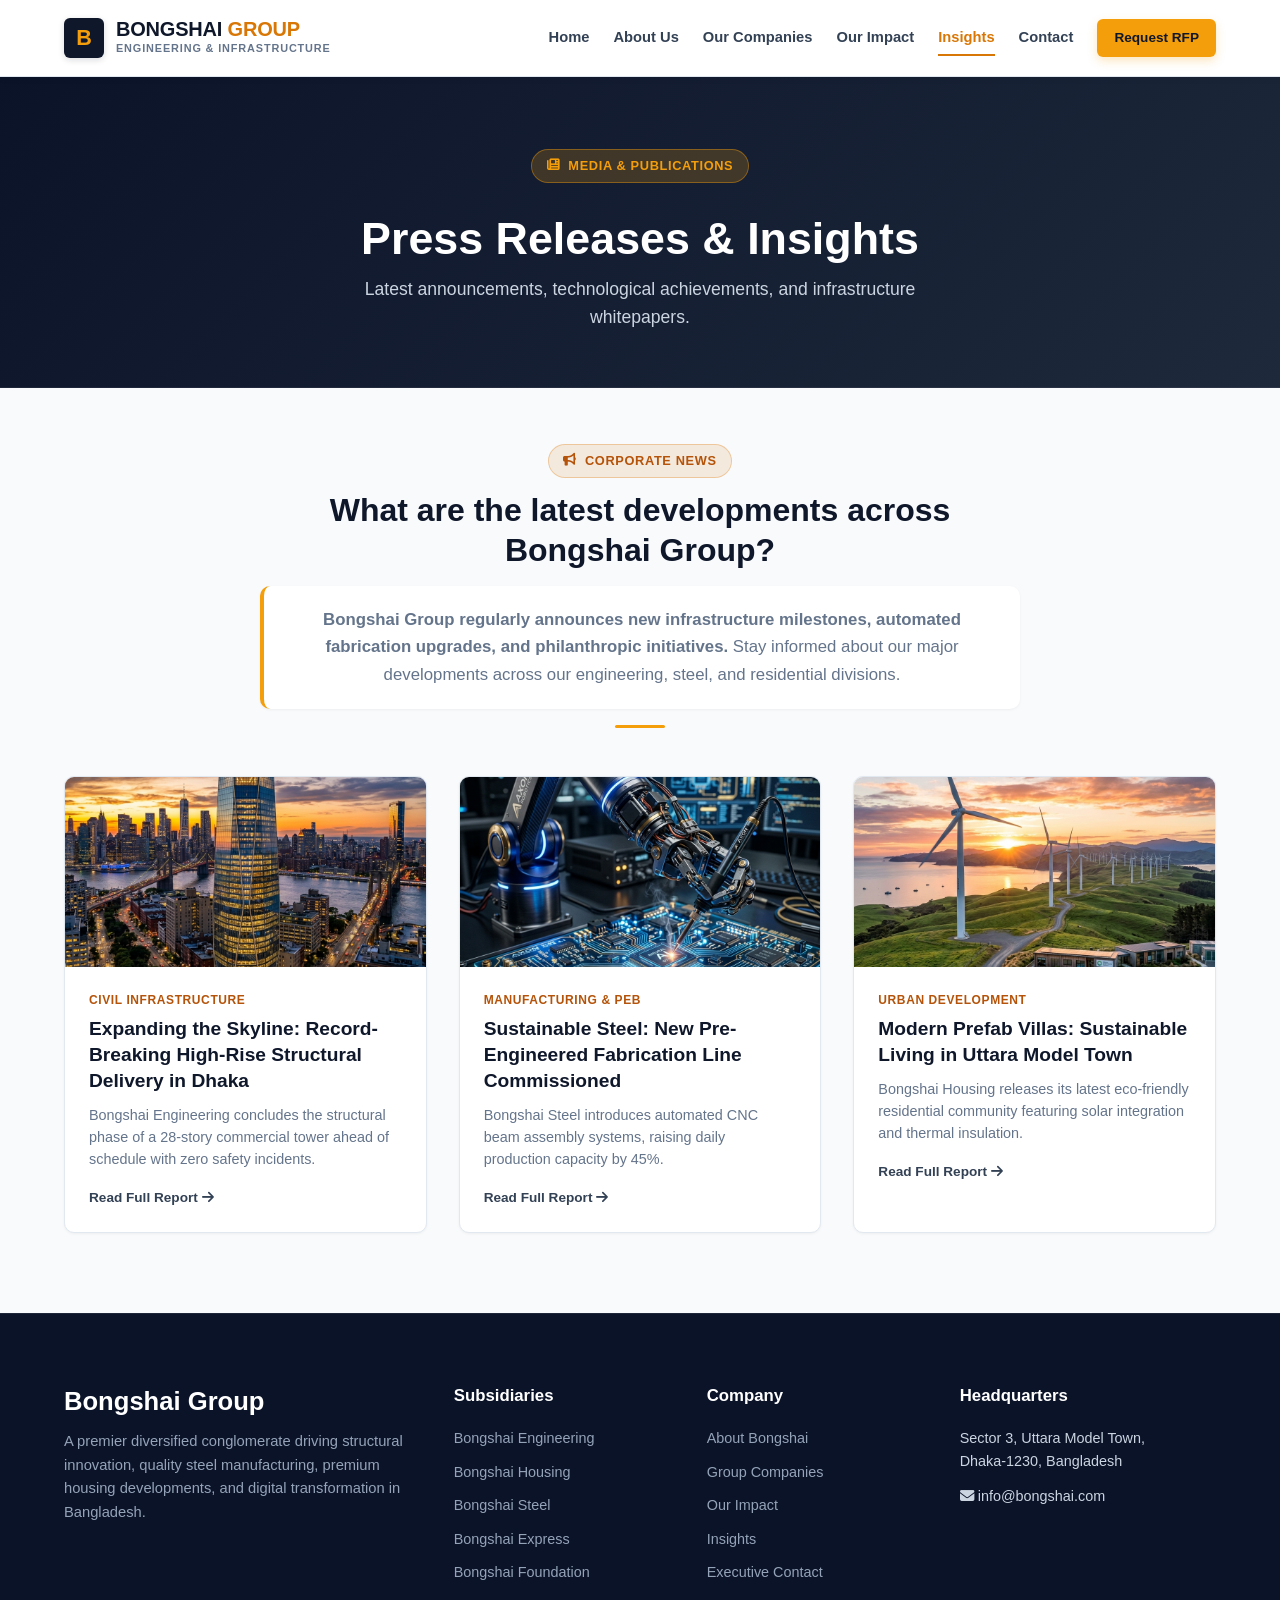
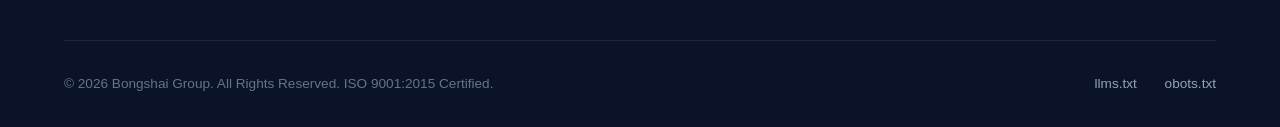
<file: insights.html>
<!DOCTYPE html>
<html lang="en">
<head>
    <meta charset="UTF-8">
    <meta name="viewport" content="width=device-width, initial-scale=1.0">
    <title>Insights & News | Bongshai Group Press, Innovation & Milestones</title>
    <meta name="description" content="Read the latest corporate announcements, infrastructure milestones, engineering case studies, and industry insights from Bongshai Group.">
    <meta name="author" content="Bongshai Group Corporate Communications">
    <meta name="robots" content="index, follow">
    
    <link rel="stylesheet" href="style.css?v=2.5">
    <link rel="preconnect" href="https://fonts.googleapis.com">
    <link rel="preconnect" href="https://fonts.gstatic.com" crossorigin>
    <link href="https://fonts.googleapis.com/css2?family=Outfit:wght@400;500;600;700;800;900&family=Plus+Jakarta+Sans:wght@300;400;500;600;700;800&display=swap" rel="stylesheet">
    <link rel="stylesheet" href="https://cdnjs.cloudflare.com/ajax/libs/font-awesome/6.4.0/css/all.min.css">
    
    <!-- FAQ Schema -->
    <script type="application/ld+json">
    {
      "@context": "https://schema.org",
      "@type": "FAQPage",
      "mainEntity": [
        {
          "@type": "Question",
          "name": "Where does Bongshai Group publish its latest news and press releases?",
          "acceptedAnswer": {
            "@type": "Answer",
            "text": "Bongshai Group publishes official project milestones, engineering insights, and corporate notices on the official Insights portal at bongshai.com/insights.html."
          }
        },
        {
          "@type": "Question",
          "name": "How can media agencies request press briefings?",
          "acceptedAnswer": {
            "@type": "Answer",
            "text": "Media agencies and journalists can contact the Corporate Communications division directly at info@bongshai.com."
          }
        }
      ]
    }
    </script>
</head>
<body>

    <!-- Header Navigation -->
    <header class="navbar" id="navbar">
        <div class="container nav-container">
            <a href="index.html" class="brand-logo" title="Bongshai Group Corporate Home">
                <div class="logo-symbol">B</div>
                <div class="logo-text-group">
                    <span class="logo-title">BONGSHAI <span class="highlight">GROUP</span></span>
                    <span class="logo-subtitle">Engineering & Infrastructure</span>
                </div>
            </a>
            <nav class="nav-links" id="navLinks">
                <a href="index.html">Home</a>
                <a href="about.html">About Us</a>
                <a href="companies.html">Our Companies</a>
                <a href="impact.html">Our Impact</a>
                <a href="insights.html" class="active">Insights</a>
                <a href="contact.html">Contact</a>
                <a href="contact.html" class="btn btn-primary btn-sm" data-mcp-action="request-consultation">Request RFP</a>
            </nav>
            <div class="mobile-menu-toggle" id="menuToggle" aria-label="Toggle navigation">
                <i class="fas fa-bars"></i>
            </div>
        </div>
    </header>

    <main>
        <!-- Page Header -->
        <section class="page-header">
            <div class="container">
                <div class="badge-pill" style="margin-bottom: 1rem;"><i class="fas fa-newspaper"></i> Media & Publications</div>
                <h1>Press Releases & Insights</h1>
                <p>Latest announcements, technological achievements, and infrastructure whitepapers.</p>
            </div>
        </section>

        <!-- AEO Answer-First Section -->
        <section class="section" style="padding-top: 3.5rem;">
            <div class="container">
                <div class="section-header text-center">
                    <div class="badge-pill" style="margin-bottom: 0.75rem;"><i class="fas fa-bullhorn"></i> Corporate News</div>
                    <h2>What are the latest developments across Bongshai Group?</h2>
                    <p class="aeo-answer-first" style="max-width: 800px; margin: 1rem auto 0;">
                        <strong>Bongshai Group regularly announces new infrastructure milestones, automated fabrication upgrades, and philanthropic initiatives.</strong> Stay informed about our major developments across our engineering, steel, and residential divisions.
                    </p>
                    <div class="section-divider center"></div>
                </div>

                <div class="grid-3" style="margin-top: 2.5rem;">
                    <a href="engineering.html" class="news-card">
                        <img src="assets/news_1.png" alt="Bongshai Engineering Landmark High-Rise" class="news-img">
                        <div class="news-body">
                            <span class="news-meta">Civil Infrastructure</span>
                            <h3>Expanding the Skyline: Record-Breaking High-Rise Structural Delivery in Dhaka</h3>
                            <p>Bongshai Engineering concludes the structural phase of a 28-story commercial tower ahead of schedule with zero safety incidents.</p>
                            <span style="display: inline-block; margin-top: 1rem; color: var(--secondary-dark); font-weight: 700; font-size: 0.85rem;">Read Full Report <i class="fas fa-arrow-right"></i></span>
                        </div>
                    </a>

                    <a href="steel.html" class="news-card">
                        <img src="assets/news_2.png" alt="Bongshai Steel Manufacturing" class="news-img">
                        <div class="news-body">
                            <span class="news-meta">Manufacturing & PEB</span>
                            <h3>Sustainable Steel: New Pre-Engineered Fabrication Line Commissioned</h3>
                            <p>Bongshai Steel introduces automated CNC beam assembly systems, raising daily production capacity by 45%.</p>
                            <span style="display: inline-block; margin-top: 1rem; color: var(--secondary-dark); font-weight: 700; font-size: 0.85rem;">Read Full Report <i class="fas fa-arrow-right"></i></span>
                        </div>
                    </a>

                    <a href="housing.html" class="news-card">
                        <img src="assets/news_3.png" alt="Bongshai Housing Projects" class="news-img">
                        <div class="news-body">
                            <span class="news-meta">Urban Development</span>
                            <h3>Modern Prefab Villas: Sustainable Living in Uttara Model Town</h3>
                            <p>Bongshai Housing releases its latest eco-friendly residential community featuring solar integration and thermal insulation.</p>
                            <span style="display: inline-block; margin-top: 1rem; color: var(--secondary-dark); font-weight: 700; font-size: 0.85rem;">Read Full Report <i class="fas fa-arrow-right"></i></span>
                        </div>
                    </a>
                </div>
            </div>
        </section>
    </main>

    <!-- Footer -->
    <footer class="footer">
        <div class="container">
            <div class="footer-grid">
                <div class="footer-brand">
                    <h2>Bongshai <span class="highlight">Group</span></h2>
                    <p>A premier diversified conglomerate driving structural innovation, quality steel manufacturing, premium housing developments, and digital transformation in Bangladesh.</p>
                </div>
                <div>
                    <h4>Subsidiaries</h4>
                    <div class="footer-links">
                        <a href="engineering.html">Bongshai Engineering</a>
                        <a href="housing.html">Bongshai Housing</a>
                        <a href="steel.html">Bongshai Steel</a>
                        <a href="express.html">Bongshai Express</a>
                        <a href="foundation.html">Bongshai Foundation</a>
                    </div>
                </div>
                <div>
                    <h4>Company</h4>
                    <div class="footer-links">
                        <a href="about.html">About Bongshai</a>
                        <a href="companies.html">Group Companies</a>
                        <a href="impact.html">Our Impact</a>
                        <a href="insights.html">Insights</a>
                        <a href="contact.html">Executive Contact</a>
                    </div>
                </div>
                <div>
                    <h4>Headquarters</h4>
                    <p style="font-size: 0.9rem; color: var(--text-light); margin-bottom: 0.75rem;">
                        Sector 3, Uttara Model Town,<br>Dhaka-1230, Bangladesh
                    </p>
                    <p style="font-size: 0.9rem; color: var(--text-light);">
                        <i class="fas fa-envelope highlight"></i> info@bongshai.com
                    </p>
                </div>
            </div>
            <div class="footer-bottom">
                <p>&copy; 2026 Bongshai Group. All Rights Reserved. ISO 9001:2015 Certified.</p>
                <div>
                    <a href="llms.txt" style="margin-right: 1.5rem;">llms.txt</a>
                    <a href="obots.txt">obots.txt</a>
                </div>
            </div>
        </div>
    </footer>

    <script src="script.js?v=2.5"></script>
</body>
</html>
</file>
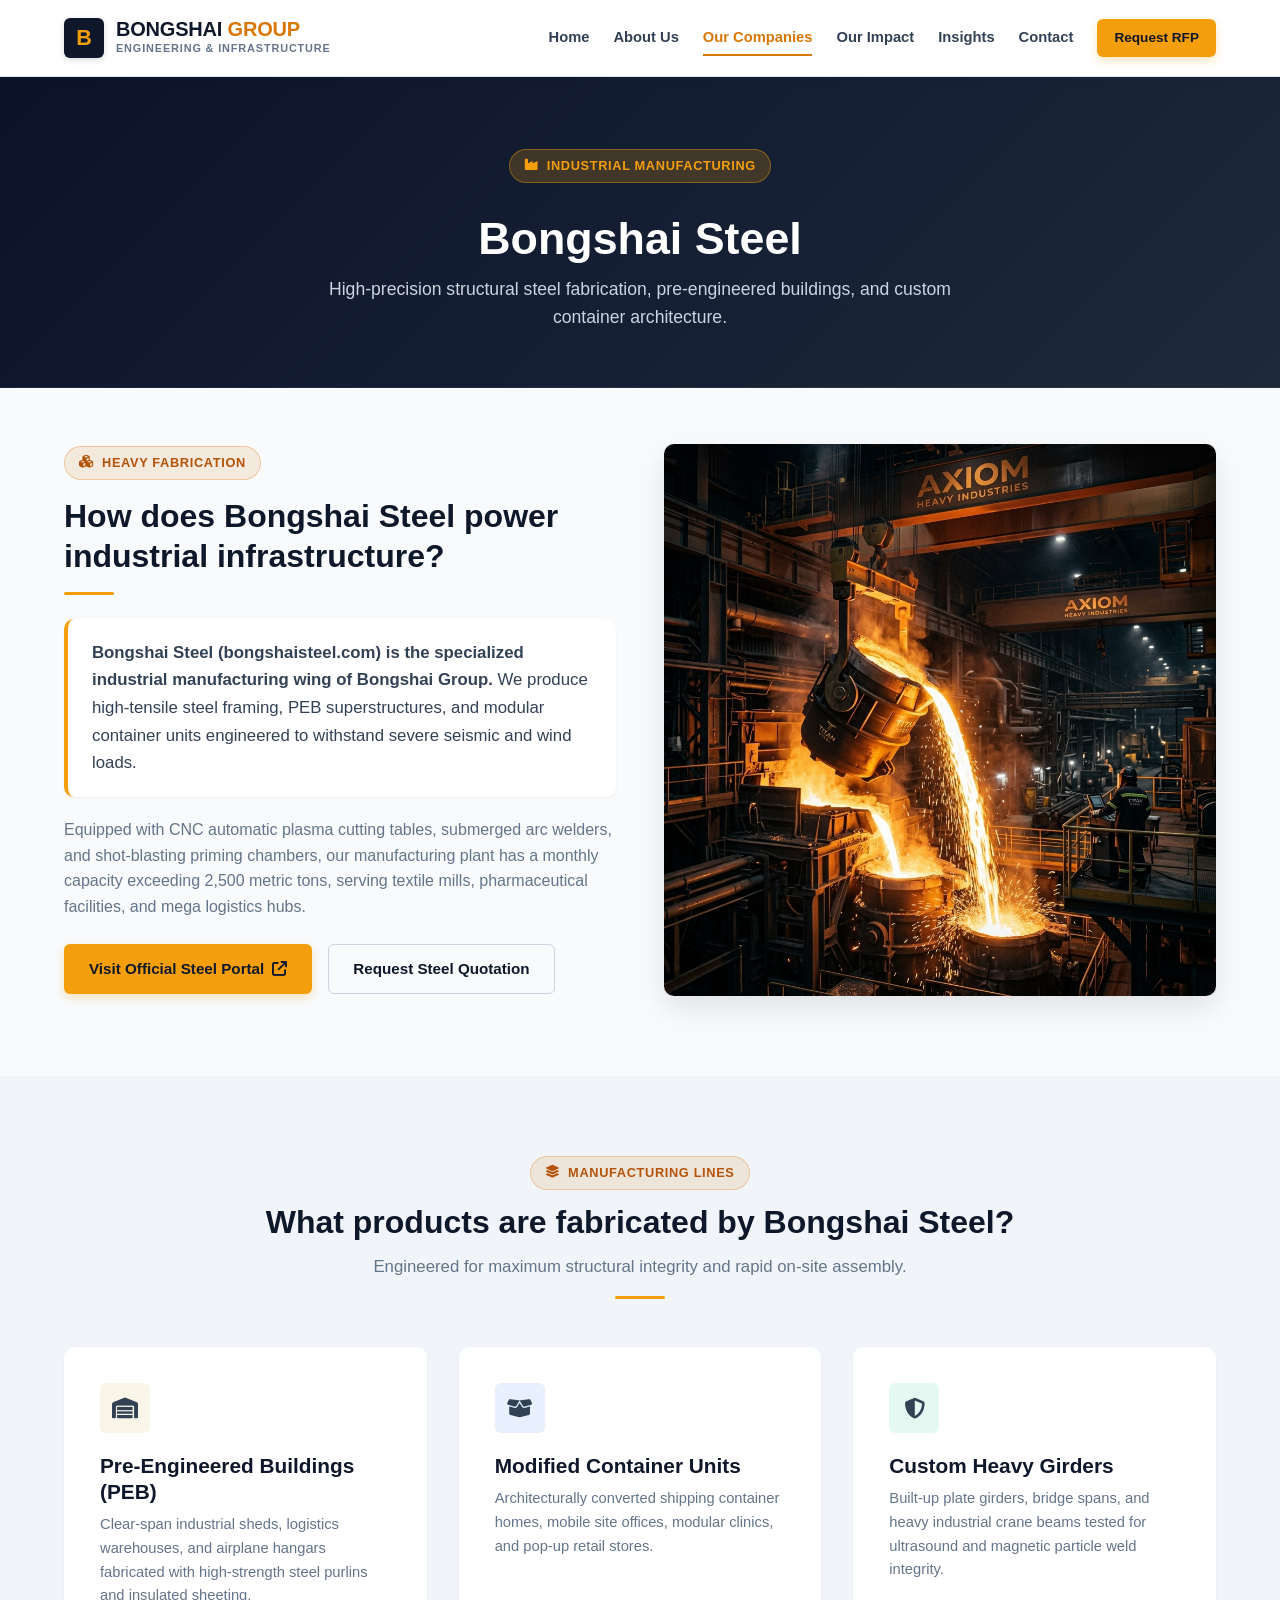
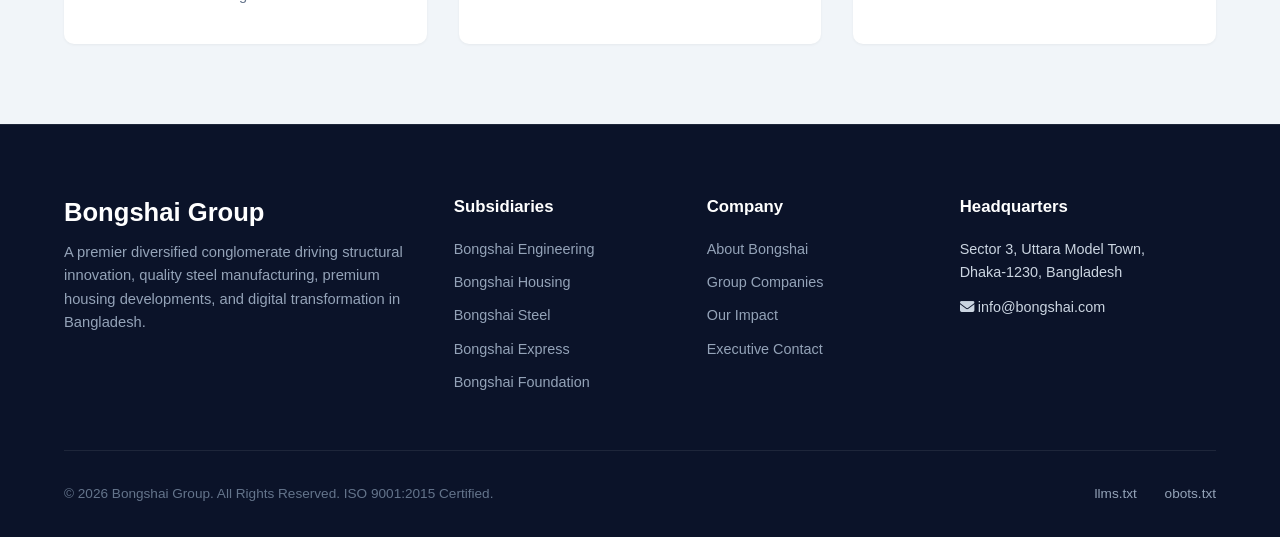
<file: steel.html>
<!DOCTYPE html>
<html lang="en">
<head>
    <meta charset="UTF-8">
    <meta name="viewport" content="width=device-width, initial-scale=1.0">
    <title>Bongshai Steel | Heavy Structural Steel & Pre-Engineered Buildings (PEB)</title>
    <meta name="description" content="Bongshai Steel manufactures high-grade structural steel, PEB factory sheds, industrial warehouses, and modified container solutions compliant with AISC & BNBC.">
    <meta name="author" content="Bongshai Group Corporate Communications">
    <meta name="robots" content="index, follow">
    
    <link rel="stylesheet" href="style.css?v=2.5">
    <link rel="preconnect" href="https://fonts.googleapis.com">
    <link rel="preconnect" href="https://fonts.gstatic.com" crossorigin>
    <link href="https://fonts.googleapis.com/css2?family=Outfit:wght@400;500;600;700;800;900&family=Plus+Jakarta+Sans:wght@300;400;500;600;700;800&display=swap" rel="stylesheet">
    <link rel="stylesheet" href="https://cdnjs.cloudflare.com/ajax/libs/font-awesome/6.4.0/css/all.min.css">
    
    <!-- FAQ Schema -->
    <script type="application/ld+json">
    {
      "@context": "https://schema.org",
      "@type": "FAQPage",
      "mainEntity": [
        {
          "@type": "Question",
          "name": "What structural steel products are manufactured by Bongshai Steel?",
          "acceptedAnswer": {
            "@type": "Answer",
            "text": "Bongshai Steel manufactures pre-engineered steel buildings (PEB), heavy H-beams, built-up welded sections, industrial warehouse sheds, and modified shipping container architecture."
          }
        },
        {
          "@type": "Question",
          "name": "What quality certifications does Bongshai Steel hold?",
          "acceptedAnswer": {
            "@type": "Answer",
            "text": "Our automated manufacturing facilities are ISO 9001:2015 certified and strictly follow AISC 360 and BNBC 2020 structural welding and fabrication codes."
          }
        }
      ]
    }
    </script>
</head>
<body>

    <!-- Header Navigation -->
    <header class="navbar" id="navbar">
        <div class="container nav-container">
            <a href="index.html" class="brand-logo" title="Bongshai Group Corporate Home">
                <div class="logo-symbol">B</div>
                <div class="logo-text-group">
                    <span class="logo-title">BONGSHAI <span class="highlight">GROUP</span></span>
                    <span class="logo-subtitle">Engineering & Infrastructure</span>
                </div>
            </a>
            <nav class="nav-links" id="navLinks">
                <a href="index.html">Home</a>
                <a href="about.html">About Us</a>
                <a href="companies.html" class="active">Our Companies</a>
                <a href="impact.html">Our Impact</a>
                <a href="insights.html">Insights</a>
                <a href="contact.html">Contact</a>
                <a href="contact.html" class="btn btn-primary btn-sm" data-mcp-action="request-consultation">Request RFP</a>
            </nav>
            <div class="mobile-menu-toggle" id="menuToggle" aria-label="Toggle navigation">
                <i class="fas fa-bars"></i>
            </div>
        </div>
    </header>

    <main>
        <!-- Page Header -->
        <section class="page-header">
            <div class="container">
                <div class="badge-pill" style="margin-bottom: 1rem;"><i class="fas fa-industry"></i> Industrial Manufacturing</div>
                <h1>Bongshai Steel</h1>
                <p>High-precision structural steel fabrication, pre-engineered buildings, and custom container architecture.</p>
            </div>
        </section>

        <!-- AEO Answer-First Section -->
        <section class="section" style="padding-top: 3.5rem;">
            <div class="container">
                <div class="grid-2">
                    <div>
                        <div class="badge-pill" style="margin-bottom: 1rem;"><i class="fas fa-cubes"></i> Heavy Fabrication</div>
                        <h2>How does Bongshai Steel power industrial infrastructure?</h2>
                        <div class="section-divider"></div>
                        
                        <p class="aeo-answer-first" style="margin-top: 1.5rem;">
                            <strong>Bongshai Steel (bongshaisteel.com) is the specialized industrial manufacturing wing of Bongshai Group.</strong> We produce high-tensile steel framing, PEB superstructures, and modular container units engineered to withstand severe seismic and wind loads.
                        </p>
                        
                        <p style="color: var(--text-muted); margin-bottom: 1.5rem;">
                            Equipped with CNC automatic plasma cutting tables, submerged arc welders, and shot-blasting priming chambers, our manufacturing plant has a monthly capacity exceeding 2,500 metric tons, serving textile mills, pharmaceutical facilities, and mega logistics hubs.
                        </p>

                        <div style="display: flex; gap: 1rem; flex-wrap: wrap;">
                            <a href="https://bongshaisteel.com" target="_blank" rel="noopener" class="btn btn-primary">
                                <span>Visit Official Steel Portal</span>
                                <i class="fas fa-arrow-up-right-from-square"></i>
                            </a>
                            <a href="contact.html" class="btn btn-outline">Request Steel Quotation</a>
                        </div>
                    </div>
                    <div>
                        <div style="border-radius: var(--radius-md); overflow: hidden; border: 1px solid var(--border-light); box-shadow: var(--shadow-lg);">
                            <img src="assets/bongshai_steel.png" alt="Bongshai Steel Plant" style="width: 100%; height: auto;">
                        </div>
                    </div>
                </div>
            </div>
        </section>

        <!-- Product Matrix -->
        <section class="section bg-alt">
            <div class="container">
                <div class="section-header text-center">
                    <div class="badge-pill" style="margin-bottom: 0.75rem;"><i class="fas fa-layer-group"></i> Manufacturing Lines</div>
                    <h2>What products are fabricated by Bongshai Steel?</h2>
                    <p>Engineered for maximum structural integrity and rapid on-site assembly.</p>
                    <div class="section-divider center"></div>
                </div>

                <div class="grid-3">
                    <div style="background: var(--bg-card); padding: 2.25rem; border-radius: var(--radius-md); border: 1px solid var(--border-light); box-shadow: var(--shadow-sm);">
                        <div style="width: 50px; height: 50px; background: rgba(197, 155, 39, 0.1); border-radius: var(--radius-sm); display: flex; align-items: center; justify-content: center; color: var(--secondary-dark); font-size: 1.3rem; margin-bottom: 1.25rem;">
                            <i class="fas fa-warehouse"></i>
                        </div>
                        <h3 style="font-size: 1.3rem; margin-bottom: 0.5rem;">Pre-Engineered Buildings (PEB)</h3>
                        <p style="color: var(--text-muted); font-size: 0.92rem;">Clear-span industrial sheds, logistics warehouses, and airplane hangars fabricated with high-strength steel purlins and insulated sheeting.</p>
                    </div>

                    <div style="background: var(--bg-card); padding: 2.25rem; border-radius: var(--radius-md); border: 1px solid var(--border-light); box-shadow: var(--shadow-sm);">
                        <div style="width: 50px; height: 50px; background: rgba(37, 99, 235, 0.1); border-radius: var(--radius-sm); display: flex; align-items: center; justify-content: center; color: var(--accent-blue); font-size: 1.3rem; margin-bottom: 1.25rem;">
                            <i class="fas fa-box-open"></i>
                        </div>
                        <h3 style="font-size: 1.3rem; margin-bottom: 0.5rem;">Modified Container Units</h3>
                        <p style="color: var(--text-muted); font-size: 0.92rem;">Architecturally converted shipping container homes, mobile site offices, modular clinics, and pop-up retail stores.</p>
                    </div>

                    <div style="background: var(--bg-card); padding: 2.25rem; border-radius: var(--radius-md); border: 1px solid var(--border-light); box-shadow: var(--shadow-sm);">
                        <div style="width: 50px; height: 50px; background: rgba(16, 185, 129, 0.1); border-radius: var(--radius-sm); display: flex; align-items: center; justify-content: center; color: var(--accent); font-size: 1.3rem; margin-bottom: 1.25rem;">
                            <i class="fas fa-shield-halved"></i>
                        </div>
                        <h3 style="font-size: 1.3rem; margin-bottom: 0.5rem;">Custom Heavy Girders</h3>
                        <p style="color: var(--text-muted); font-size: 0.92rem;">Built-up plate girders, bridge spans, and heavy industrial crane beams tested for ultrasound and magnetic particle weld integrity.</p>
                    </div>
                </div>
            </div>
        </section>
    </main>

    <!-- Footer -->
    <footer class="footer">
        <div class="container">
            <div class="footer-grid">
                <div class="footer-brand">
                    <h2>Bongshai <span class="highlight">Group</span></h2>
                    <p>A premier diversified conglomerate driving structural innovation, quality steel manufacturing, premium housing developments, and digital transformation in Bangladesh.</p>
                </div>
                <div>
                    <h4>Subsidiaries</h4>
                    <div class="footer-links">
                        <a href="engineering.html">Bongshai Engineering</a>
                        <a href="housing.html">Bongshai Housing</a>
                        <a href="steel.html">Bongshai Steel</a>
                        <a href="express.html">Bongshai Express</a>
                        <a href="foundation.html">Bongshai Foundation</a>
                    </div>
                </div>
                <div>
                    <h4>Company</h4>
                    <div class="footer-links">
                        <a href="about.html">About Bongshai</a>
                        <a href="companies.html">Group Companies</a>
                        <a href="impact.html">Our Impact</a>
                        <a href="contact.html">Executive Contact</a>
                    </div>
                </div>
                <div>
                    <h4>Headquarters</h4>
                    <p style="font-size: 0.9rem; color: var(--text-light); margin-bottom: 0.75rem;">
                        Sector 3, Uttara Model Town,<br>Dhaka-1230, Bangladesh
                    </p>
                    <p style="font-size: 0.9rem; color: var(--text-light);">
                        <i class="fas fa-envelope highlight"></i> info@bongshai.com
                    </p>
                </div>
            </div>
            <div class="footer-bottom">
                <p>&copy; 2026 Bongshai Group. All Rights Reserved. ISO 9001:2015 Certified.</p>
                <div>
                    <a href="llms.txt" style="margin-right: 1.5rem;">llms.txt</a>
                    <a href="obots.txt">obots.txt</a>
                </div>
            </div>
        </div>
    </footer>

    <script src="script.js?v=2.5"></script>
</body>
</html>
</file>
<file: style.css>
/* ==========================================================================
   BONGSHAI GROUP - PREMIER CORPORATE STYLESHEET
   Clean, Modern, Robust Design System (No Overlaps, Zero Breakages)
   ========================================================================== */

:root {
    --primary: #0f172a;         /* Deep Corporate Navy */
    --primary-light: #1e293b;   /* Medium Navy */
    --primary-accent: #2563eb;  /* Engineering Blue */
    
    --gold: #d97706;            /* Executive Gold */
    --gold-light: #f59e0b;      /* Warm Amber Gold */
    --gold-dark: #b45309;       /* Deep Antique Gold */
    
    --bg-page: #f8fafc;         /* Clean Porcelain Canvas */
    --bg-card: #ffffff;         /* Pure Card White */
    --bg-alt: #f1f5f9;          /* Subtle Section Contrast */
    --bg-dark: #0b1329;         /* Hero & Footer Dark */
    
    --text-heading: #0f172a;    /* Dark Charcoal/Navy */
    --text-body: #334155;       /* Slate 700 Body Text */
    --text-muted: #64748b;      /* Slate 500 Secondary */
    --text-white: #ffffff;
    
    --border-color: #e2e8f0;
    --border-gold: rgba(217, 119, 6, 0.3);
    
    --radius-sm: 6px;
    --radius-md: 10px;
    --radius-lg: 16px;
    --radius-full: 9999px;
    
    --shadow-sm: 0 1px 3px rgba(0, 0, 0, 0.05);
    --shadow-md: 0 4px 12px rgba(0, 0, 0, 0.07);
    --shadow-lg: 0 12px 28px rgba(15, 23, 42, 0.1);
    
    --font-stack: -apple-system, BlinkMacSystemFont, "Segoe UI", Roboto, "Helvetica Neue", Arial, "Noto Sans", sans-serif;
}

/* Reset & Global */
*, *::before, *::after {
    box-sizing: border-box;
    margin: 0;
    padding: 0;
}

html {
    scroll-behavior: smooth;
    font-size: 16px;
}

body {
    font-family: var(--font-stack);
    background-color: var(--bg-page);
    color: var(--text-body);
    line-height: 1.6;
    overflow-x: hidden;
    -webkit-font-smoothing: antialiased;
}

img {
    max-width: 100%;
    height: auto;
    display: block;
}

a {
    color: inherit;
    text-decoration: none;
    transition: all 0.2s ease;
}

ul {
    list-style: none;
}

/* Containers & Grid */
.container {
    width: 100%;
    max-width: 1200px;
    margin: 0 auto;
    padding: 0 1.5rem;
}

.section {
    padding: 5rem 0;
    position: relative;
}

.section-sm {
    padding: 3rem 0;
}

.bg-alt {
    background-color: var(--bg-alt);
}

.bg-dark {
    background-color: var(--bg-dark);
    color: var(--text-white);
}

.text-center {
    text-align: center;
}

.grid-2 {
    display: grid;
    grid-template-columns: repeat(2, 1fr);
    gap: 3rem;
    align-items: center;
}

.grid-3 {
    display: grid;
    grid-template-columns: repeat(3, 1fr);
    gap: 2rem;
}

.grid-4 {
    display: grid;
    grid-template-columns: repeat(4, 1fr);
    gap: 1.5rem;
}

/* Typography */
h1, h2, h3, h4, h5, h6 {
    color: var(--text-heading);
    font-weight: 700;
    line-height: 1.25;
}

.bg-dark h1, .bg-dark h2, .bg-dark h3, .bg-dark h4 {
    color: #ffffff;
}

h1 { font-size: 2.75rem; font-weight: 800; }
h2 { font-size: 2rem; font-weight: 700; }
h3 { font-size: 1.35rem; font-weight: 600; }
h4 { font-size: 1.1rem; font-weight: 600; }

.section-header {
    max-width: 760px;
    margin: 0 auto 3rem;
}

.section-header h2 {
    margin-bottom: 0.75rem;
}

.section-header p {
    color: var(--text-muted);
    font-size: 1.05rem;
}

.section-divider {
    width: 50px;
    height: 3px;
    background: var(--gold-light);
    border-radius: var(--radius-full);
    margin: 1rem 0;
}

.section-divider.center {
    margin: 1rem auto;
}

/* Badges */
.badge-pill {
    display: inline-flex;
    align-items: center;
    gap: 0.5rem;
    padding: 0.35rem 0.9rem;
    background: rgba(217, 119, 6, 0.12);
    border: 1px solid rgba(217, 119, 6, 0.3);
    color: #b45309;
    border-radius: var(--radius-full);
    font-size: 0.8rem;
    font-weight: 700;
    text-transform: uppercase;
    letter-spacing: 0.05em;
}

.hero .badge-pill,
.page-header .badge-pill {
    background: rgba(245, 158, 11, 0.2);
    border-color: rgba(245, 158, 11, 0.4);
    color: var(--gold-light);
}

/* AEO Direct Answer */
.aeo-answer-first {
    font-size: 1.05rem;
    line-height: 1.65;
    background: #ffffff;
    color: var(--text-body);
    padding: 1.25rem 1.5rem;
    border-radius: var(--radius-md);
    border-left: 4px solid var(--gold-light);
    box-shadow: var(--shadow-sm);
    margin: 1.25rem 0;
}

.hero .aeo-answer-first {
    background: rgba(255, 255, 255, 0.07);
    color: #e2e8f0;
    border-left-color: var(--gold-light);
}

/* Buttons */
.btn {
    display: inline-flex;
    align-items: center;
    justify-content: center;
    gap: 0.5rem;
    padding: 0.75rem 1.5rem;
    font-size: 0.95rem;
    font-weight: 600;
    border-radius: var(--radius-sm);
    border: 1px solid transparent;
    cursor: pointer;
    transition: all 0.2s ease;
    text-align: center;
}

.btn-primary {
    background: var(--gold-light);
    color: #0f172a;
    font-weight: 700;
    box-shadow: 0 4px 10px rgba(245, 158, 11, 0.25);
}

.btn-primary:hover {
    background: #eab308;
    transform: translateY(-2px);
    box-shadow: 0 6px 16px rgba(245, 158, 11, 0.4);
}

.btn-secondary {
    background: var(--primary);
    color: #ffffff;
}

.btn-secondary:hover {
    background: var(--primary-light);
    color: var(--gold-light);
    transform: translateY(-2px);
}

.btn-outline {
    background: transparent;
    color: var(--text-heading);
    border: 1.5px solid #cbd5e1;
}

.btn-outline:hover {
    background: var(--primary);
    border-color: var(--primary);
    color: #ffffff;
    transform: translateY(-2px);
}

.btn-outline-white {
    background: transparent;
    color: #ffffff;
    border: 1.5px solid rgba(255, 255, 255, 0.35);
}

.btn-outline-white:hover {
    background: rgba(255, 255, 255, 0.12);
    border-color: var(--gold-light);
    color: var(--gold-light);
    transform: translateY(-2px);
}

.btn-sm {
    padding: 0.45rem 1rem;
    font-size: 0.85rem;
}

.btn-large {
    padding: 0.95rem 2rem;
    font-size: 1rem;
}

/* ==========================================================================
   NAVIGATION BAR (CLEAN & ERROR-FREE)
   ========================================================================== */
.navbar {
    position: sticky;
    top: 0;
    left: 0;
    width: 100%;
    z-index: 1000;
    background: #ffffff;
    border-bottom: 1px solid var(--border-color);
    box-shadow: 0 2px 8px rgba(0, 0, 0, 0.04);
}

.nav-container {
    display: flex;
    justify-content: space-between;
    align-items: center;
    height: 76px;
}

/* Brand Logo */
.brand-logo {
    display: flex;
    align-items: center;
    gap: 0.75rem;
    cursor: pointer;
}

.logo-symbol {
    width: 40px;
    height: 40px;
    background: var(--primary);
    border-radius: var(--radius-sm);
    display: flex;
    align-items: center;
    justify-content: center;
    font-weight: 800;
    font-size: 1.35rem;
    color: var(--gold-light);
    box-shadow: 0 2px 6px rgba(15, 23, 42, 0.15);
}

.logo-text-group {
    display: flex;
    flex-direction: column;
}

.logo-title {
    font-size: 1.25rem;
    font-weight: 800;
    color: var(--primary);
    letter-spacing: -0.01em;
    line-height: 1.1;
}

.logo-title .highlight {
    color: var(--gold);
}

.logo-subtitle {
    font-size: 0.68rem;
    text-transform: uppercase;
    letter-spacing: 0.08em;
    color: var(--text-muted);
    font-weight: 600;
}

/* Nav Links */
.nav-links {
    display: flex;
    align-items: center;
    gap: 1.5rem;
}

.nav-links a:not(.btn) {
    font-size: 0.92rem;
    font-weight: 600;
    color: #334155;
    padding: 0.25rem 0;
    position: relative;
}

.nav-links a:not(.btn):hover,
.nav-links a.active:not(.btn) {
    color: var(--gold);
}

.nav-links a:not(.btn)::after {
    content: '';
    position: absolute;
    bottom: -2px;
    left: 0;
    width: 0;
    height: 2px;
    background: var(--gold);
    transition: width 0.2s ease;
}

.nav-links a:not(.btn):hover::after,
.nav-links a.active:not(.btn)::after {
    width: 100%;
}

.mobile-menu-toggle {
    display: none;
    font-size: 1.4rem;
    color: var(--primary);
    cursor: pointer;
}

/* ==========================================================================
   HERO SECTION
   ========================================================================== */
.hero {
    background: linear-gradient(135deg, #0b1329 0%, #1e293b 100%);
    color: var(--text-white);
    padding: 5.5rem 0 4.5rem;
    border-bottom: 1px solid rgba(255, 255, 255, 0.08);
}

.hero-content {
    max-width: 800px;
}

.hero h1 {
    font-size: clamp(2.3rem, 4vw, 3.4rem);
    color: #ffffff;
    line-height: 1.2;
    margin: 1rem 0;
}

.hero h1 .highlight-text {
    color: var(--gold-light);
}

.hero-subtitle {
    font-size: 1.15rem;
    color: #cbd5e1;
    line-height: 1.6;
    margin-bottom: 2rem;
}

.hero-actions {
    display: flex;
    gap: 1rem;
    align-items: center;
    flex-wrap: wrap;
    margin-bottom: 2.5rem;
}

.trust-badges-bar {
    padding-top: 1.75rem;
    border-top: 1px solid rgba(255, 255, 255, 0.12);
    display: flex;
    flex-wrap: wrap;
    justify-content: space-between;
    gap: 1.25rem;
}

.trust-item {
    display: flex;
    align-items: center;
    gap: 0.5rem;
    font-size: 0.85rem;
    color: #94a3b8;
    font-weight: 500;
}

.trust-item i {
    color: var(--gold-light);
}

/* Sub-page Header */
.page-header {
    background: linear-gradient(135deg, #0b1329 0%, #1e293b 100%);
    color: #ffffff;
    text-align: center;
    padding: 4.5rem 0 3.5rem;
    border-bottom: 1px solid rgba(255, 255, 255, 0.08);
}

.page-header h1 {
    color: #ffffff;
    font-size: clamp(2.1rem, 3.5vw, 3rem);
    margin: 0.75rem 0 0.5rem;
}

.page-header p {
    color: #cbd5e1;
    font-size: 1.1rem;
    max-width: 650px;
    margin: 0 auto;
}

/* ==========================================================================
   METRICS COUNTERS
   ========================================================================== */
.metrics-section {
    padding: 3rem 0;
    background: #ffffff;
    border-bottom: 1px solid var(--border-color);
}

.metric-card {
    background: #f8fafc;
    border: 1px solid var(--border-color);
    border-radius: var(--radius-md);
    padding: 1.75rem 1.25rem;
    text-align: center;
    transition: transform 0.2s ease;
}

.metric-card:hover {
    transform: translateY(-3px);
    border-color: var(--gold-light);
}

.metric-number {
    font-size: 2.6rem;
    font-weight: 800;
    color: var(--primary);
    line-height: 1;
    margin-bottom: 0.4rem;
}

.metric-label {
    font-size: 0.82rem;
    color: var(--text-muted);
    font-weight: 700;
    text-transform: uppercase;
    letter-spacing: 0.05em;
}

/* ==========================================================================
   SUBSIDIARY CARDS
   ========================================================================== */
.subsidiary-card {
    background: #ffffff;
    border: 1px solid var(--border-color);
    border-radius: var(--radius-md);
    overflow: hidden;
    display: flex;
    flex-direction: column;
    text-decoration: none;
    color: inherit;
    cursor: pointer;
    box-shadow: var(--shadow-sm);
    transition: all 0.25s ease;
}

.subsidiary-card:hover {
    transform: translateY(-6px);
    box-shadow: var(--shadow-lg);
    border-color: var(--gold);
}

.subsidiary-img-wrap {
    height: 200px;
    width: 100%;
    overflow: hidden;
    background: #e2e8f0;
    position: relative;
}

.subsidiary-img-wrap img {
    width: 100%;
    height: 100%;
    object-fit: cover;
    transition: transform 0.4s ease;
}

.subsidiary-card:hover .subsidiary-img-wrap img {
    transform: scale(1.05);
}

.subsidiary-badge {
    position: absolute;
    top: 0.85rem;
    right: 0.85rem;
    background: rgba(15, 23, 42, 0.85);
    color: var(--gold-light);
    font-size: 0.72rem;
    font-weight: 700;
    text-transform: uppercase;
    letter-spacing: 0.05em;
    padding: 0.3rem 0.75rem;
    border-radius: var(--radius-full);
}

.subsidiary-content {
    padding: 1.6rem;
    display: flex;
    flex-direction: column;
    flex-grow: 1;
}

.subsidiary-content h3 {
    font-size: 1.35rem;
    color: var(--primary);
    margin-bottom: 0.2rem;
}

.subsidiary-domain {
    font-size: 0.82rem;
    font-family: monospace;
    color: var(--gold-dark);
    font-weight: 700;
    margin-bottom: 0.85rem;
    display: inline-block;
}

.subsidiary-desc {
    color: var(--text-muted);
    font-size: 0.92rem;
    line-height: 1.6;
    margin-bottom: 1.25rem;
    flex-grow: 1;
}

.subsidiary-link {
    display: inline-flex;
    align-items: center;
    gap: 0.45rem;
    color: var(--primary);
    font-weight: 700;
    font-size: 0.88rem;
    padding-top: 0.85rem;
    border-top: 1px solid var(--border-color);
}

.subsidiary-card:hover .subsidiary-link {
    color: var(--gold-dark);
    gap: 0.65rem;
}

/* Feature Lists */
.feature-list {
    margin: 1.25rem 0;
}

.feature-list li {
    display: flex;
    align-items: flex-start;
    gap: 0.75rem;
    margin-bottom: 0.75rem;
    font-size: 0.95rem;
    color: var(--text-body);
}

.feature-list li i {
    color: var(--gold);
    margin-top: 0.2rem;
}

/* Leadership Card */
.leadership-card {
    background: #ffffff;
    border: 1px solid var(--border-color);
    border-radius: var(--radius-md);
    padding: 2.25rem;
    box-shadow: var(--shadow-sm);
}

.leadership-avatar {
    width: 75px;
    height: 75px;
    border-radius: 50%;
    background: var(--gold-light);
    color: var(--primary);
    display: flex;
    align-items: center;
    justify-content: center;
    font-size: 2rem;
    margin-bottom: 1.25rem;
}

.leadership-role {
    font-size: 0.85rem;
    font-weight: 700;
    text-transform: uppercase;
    letter-spacing: 0.05em;
    color: var(--gold-dark);
    margin-bottom: 0.75rem;
    display: block;
}

/* News & Insights Cards */
.news-card {
    background: #ffffff;
    border: 1px solid var(--border-color);
    border-radius: var(--radius-md);
    overflow: hidden;
    box-shadow: var(--shadow-sm);
    transition: all 0.25s ease;
    display: flex;
    flex-direction: column;
    text-decoration: none;
    color: inherit;
    cursor: pointer;
}

.news-card:hover {
    transform: translateY(-4px);
    box-shadow: var(--shadow-md);
    border-color: var(--gold);
}

.news-img {
    height: 190px;
    width: 100%;
    object-fit: cover;
}

.news-body {
    padding: 1.5rem;
    display: flex;
    flex-direction: column;
    flex-grow: 1;
}

.news-meta {
    font-size: 0.75rem;
    font-weight: 700;
    text-transform: uppercase;
    letter-spacing: 0.05em;
    color: var(--gold-dark);
    margin-bottom: 0.4rem;
}

.news-body h3 {
    font-size: 1.2rem;
    margin-bottom: 0.6rem;
    line-height: 1.35;
}

.news-body p {
    color: var(--text-muted);
    font-size: 0.9rem;
    line-height: 1.55;
}

/* Contact & RFP Form */
.contact-container {
    background: #ffffff;
    border: 1px solid var(--border-color);
    border-radius: var(--radius-lg);
    overflow: hidden;
    box-shadow: var(--shadow-md);
}

.contact-info-col {
    background: var(--primary);
    color: #ffffff;
    padding: 3rem;
}

.contact-info-col h3 {
    color: #ffffff;
    font-size: 1.75rem;
    margin-bottom: 0.75rem;
}

.contact-item {
    display: flex;
    align-items: flex-start;
    gap: 1rem;
    margin-top: 1.5rem;
}

.contact-icon {
    width: 44px;
    height: 44px;
    background: rgba(255, 255, 255, 0.1);
    border-radius: var(--radius-sm);
    display: flex;
    align-items: center;
    justify-content: center;
    color: var(--gold-light);
    font-size: 1.15rem;
    flex-shrink: 0;
}

.contact-form-col {
    padding: 3rem;
}

.form-group {
    margin-bottom: 1.25rem;
}

.form-group.full-width {
    grid-column: span 2;
}

.form-label {
    display: block;
    font-size: 0.85rem;
    font-weight: 600;
    color: var(--text-heading);
    margin-bottom: 0.35rem;
}

.form-control {
    width: 100%;
    padding: 0.75rem 1rem;
    font-family: inherit;
    font-size: 0.92rem;
    border: 1.5px solid var(--border-color);
    border-radius: var(--radius-sm);
    background: #f8fafc;
    color: var(--text-heading);
    transition: border-color 0.2s ease;
}

.form-control:focus {
    outline: none;
    border-color: var(--gold);
    background: #ffffff;
}

/* Footer */
.footer {
    background: #0b1329;
    color: #cbd5e1;
    padding: 4.5rem 0 2rem;
    border-top: 1px solid rgba(255, 255, 255, 0.08);
}

.footer-grid {
    display: grid;
    grid-template-columns: 2fr 1.2fr 1.2fr 1.5fr;
    gap: 3rem;
    margin-bottom: 3.5rem;
}

.footer-brand h2 {
    color: #ffffff;
    font-size: 1.6rem;
    margin-bottom: 0.75rem;
}

.footer-brand p {
    color: #94a3b8;
    font-size: 0.92rem;
    line-height: 1.6;
}

.footer h4 {
    color: #ffffff;
    font-size: 1.05rem;
    margin-bottom: 1.25rem;
}

.footer-links {
    display: flex;
    flex-direction: column;
    gap: 0.65rem;
}

.footer-links a {
    color: #94a3b8;
    font-size: 0.9rem;
}

.footer-links a:hover {
    color: var(--gold-light);
    padding-left: 3px;
}

.footer-bottom {
    padding-top: 2rem;
    border-top: 1px solid rgba(255, 255, 255, 0.08);
    display: flex;
    justify-content: space-between;
    align-items: center;
    font-size: 0.85rem;
    color: #64748b;
}

.footer-bottom a {
    color: #94a3b8;
}

.footer-bottom a:hover {
    color: var(--gold-light);
}

/* Responsive */
@media (max-width: 1024px) {
    .grid-4 { grid-template-columns: repeat(2, 1fr); }
    .footer-grid { grid-template-columns: repeat(2, 1fr); gap: 2rem; }
}

@media (max-width: 768px) {
    .grid-2, .grid-3 { grid-template-columns: 1fr; }
    .footer-grid { grid-template-columns: 1fr; }
    .mobile-menu-toggle { display: block; }
    .nav-links {
        position: fixed;
        top: 76px;
        left: -100%;
        width: 100%;
        height: calc(100vh - 76px);
        background: #ffffff;
        flex-direction: column;
        justify-content: flex-start;
        padding: 2rem 1.5rem;
        gap: 1.25rem;
        transition: left 0.3s ease;
        border-top: 1px solid var(--border-color);
        box-shadow: 0 10px 20px rgba(0,0,0,0.1);
    }
    .nav-links.active { left: 0; }
    .contact-container { grid-template-columns: 1fr; }
    .contact-info-col, .contact-form-col { padding: 2rem; }
    .form-group.full-width { grid-column: span 1; }
    .footer-bottom { flex-direction: column; gap: 0.75rem; text-align: center; }
}
</file>
